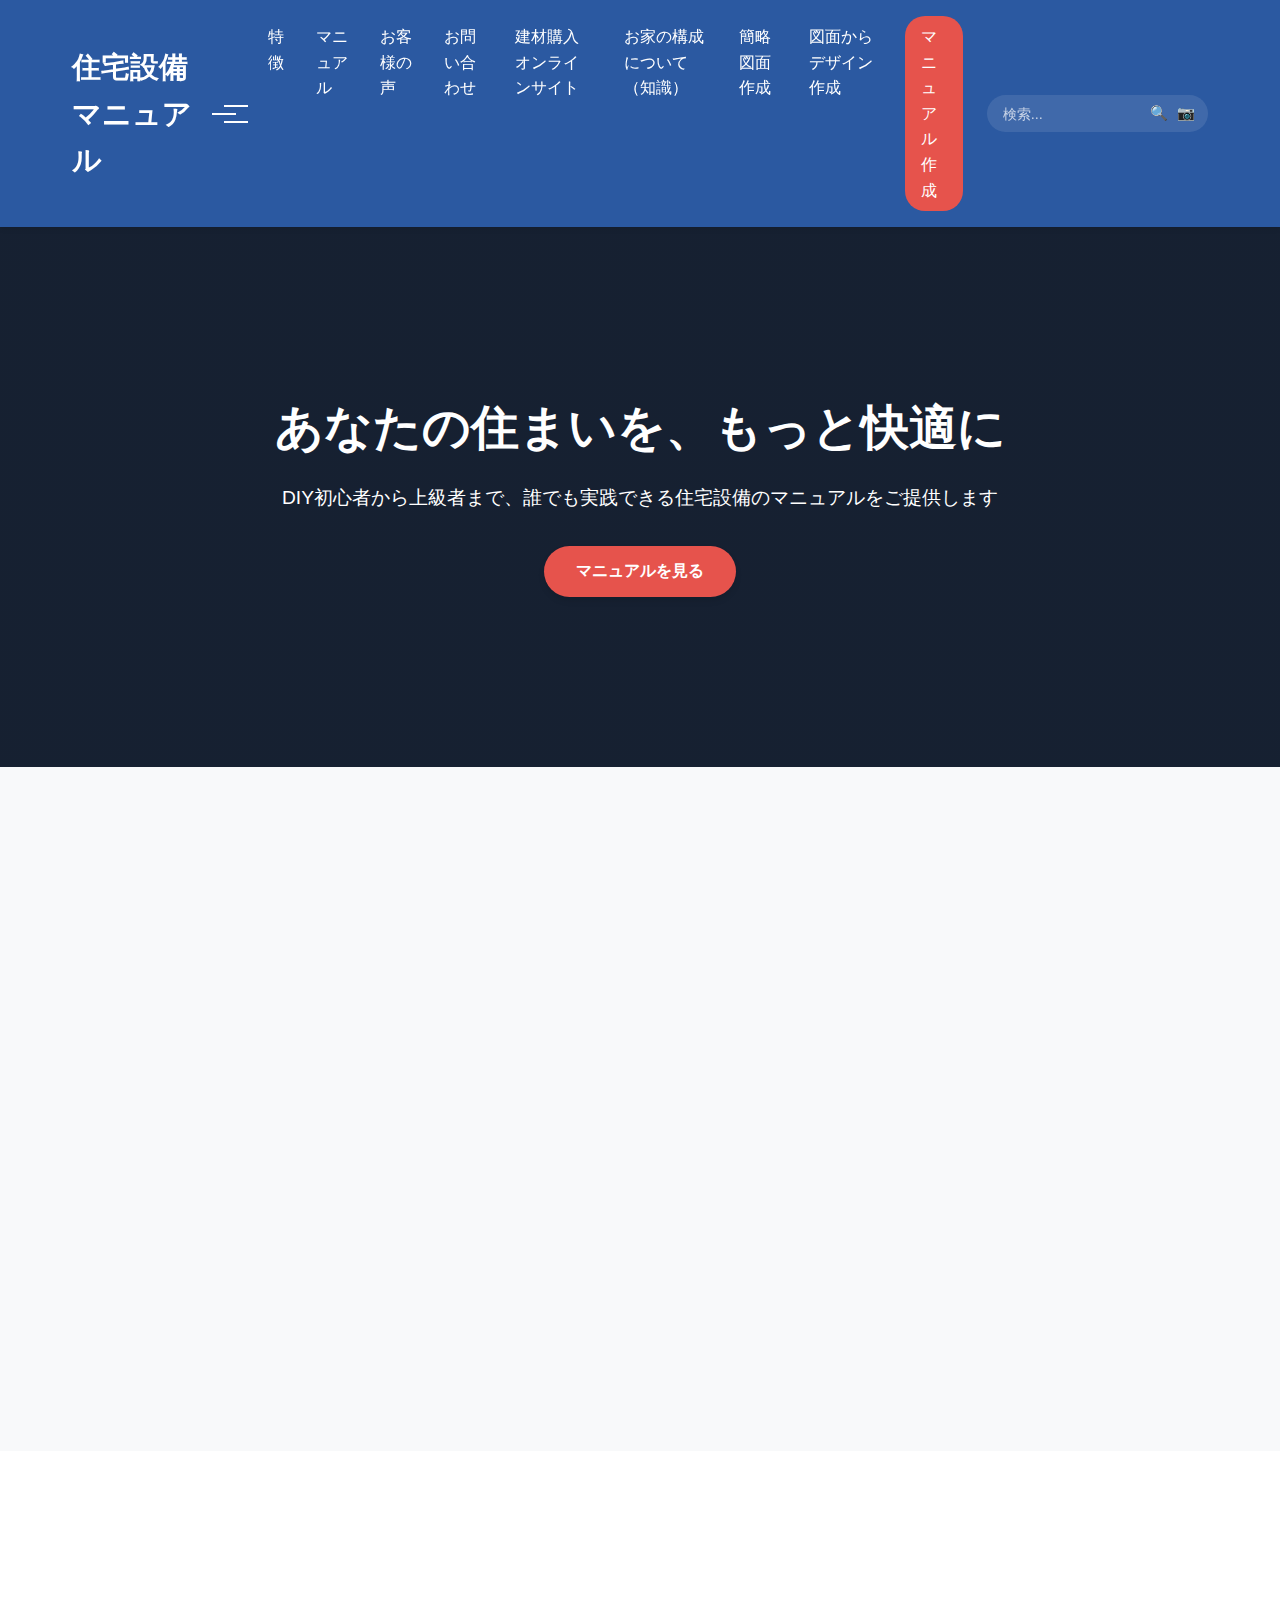
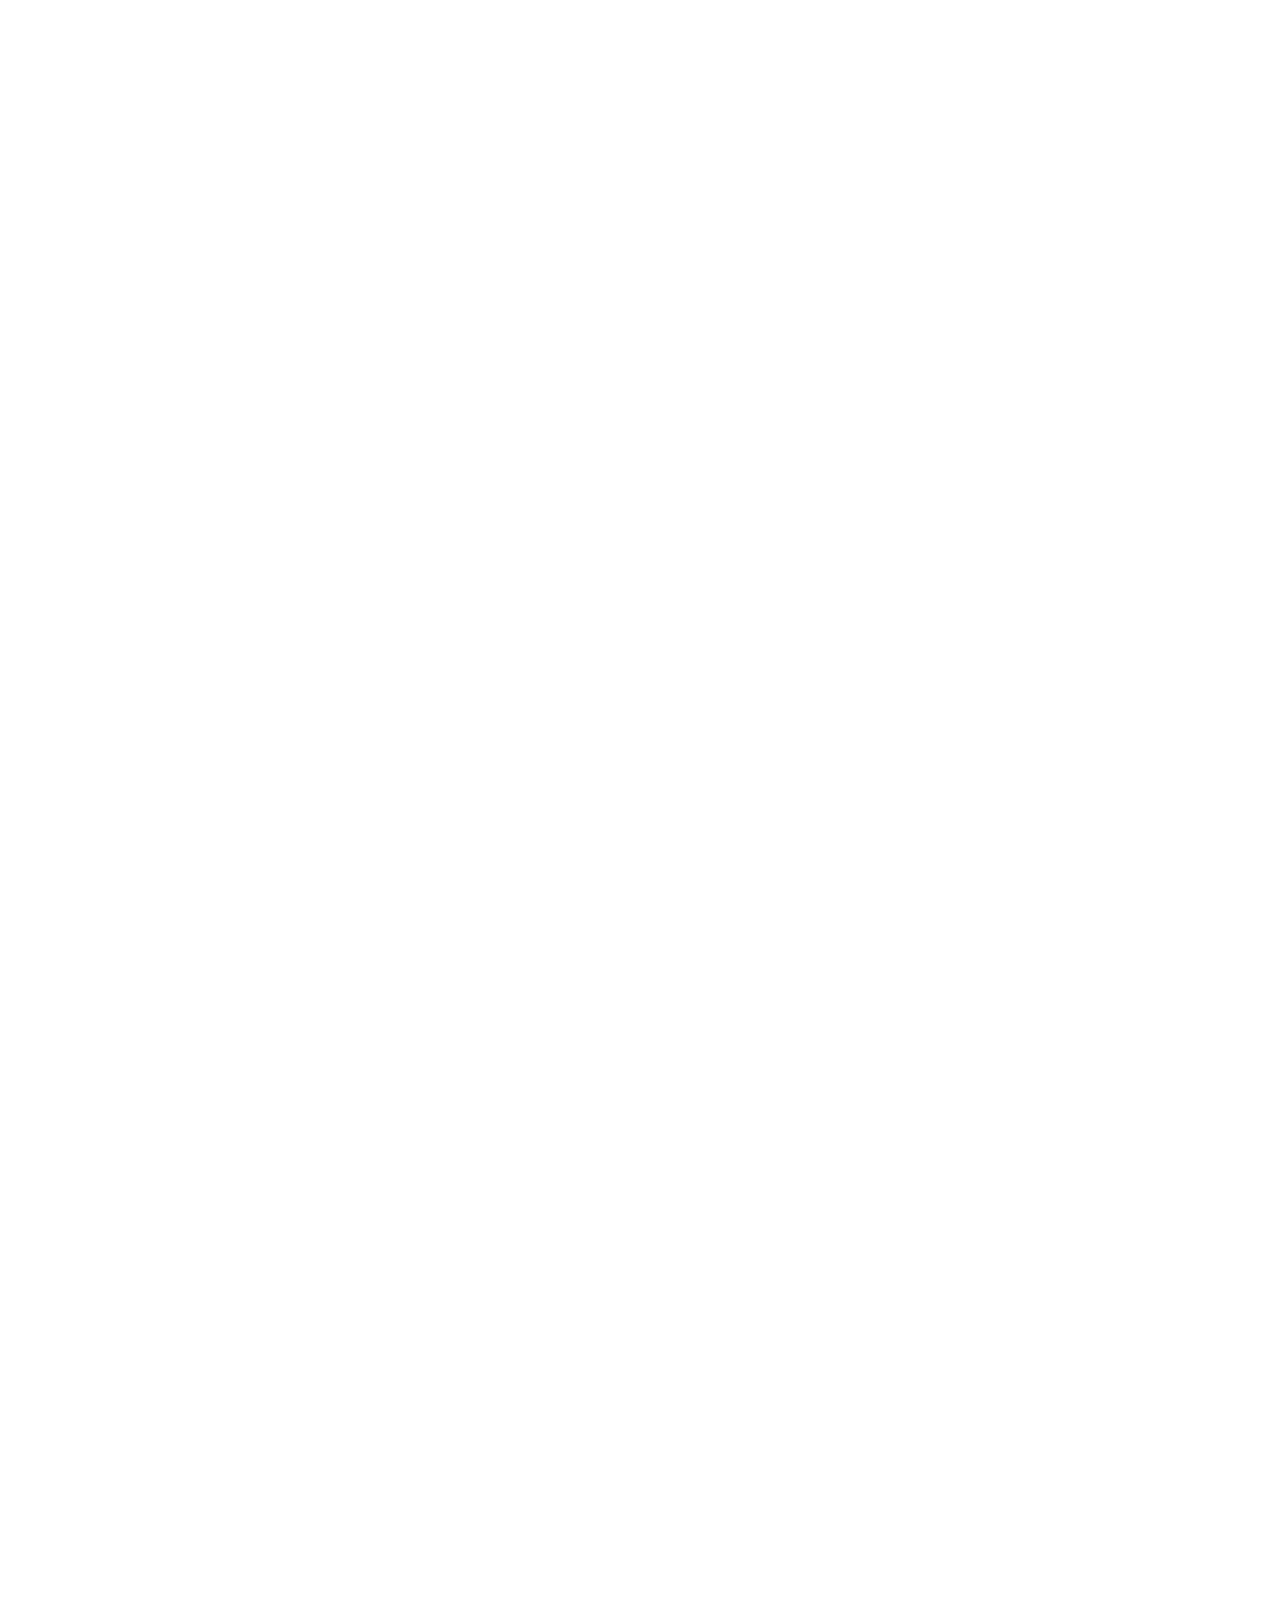
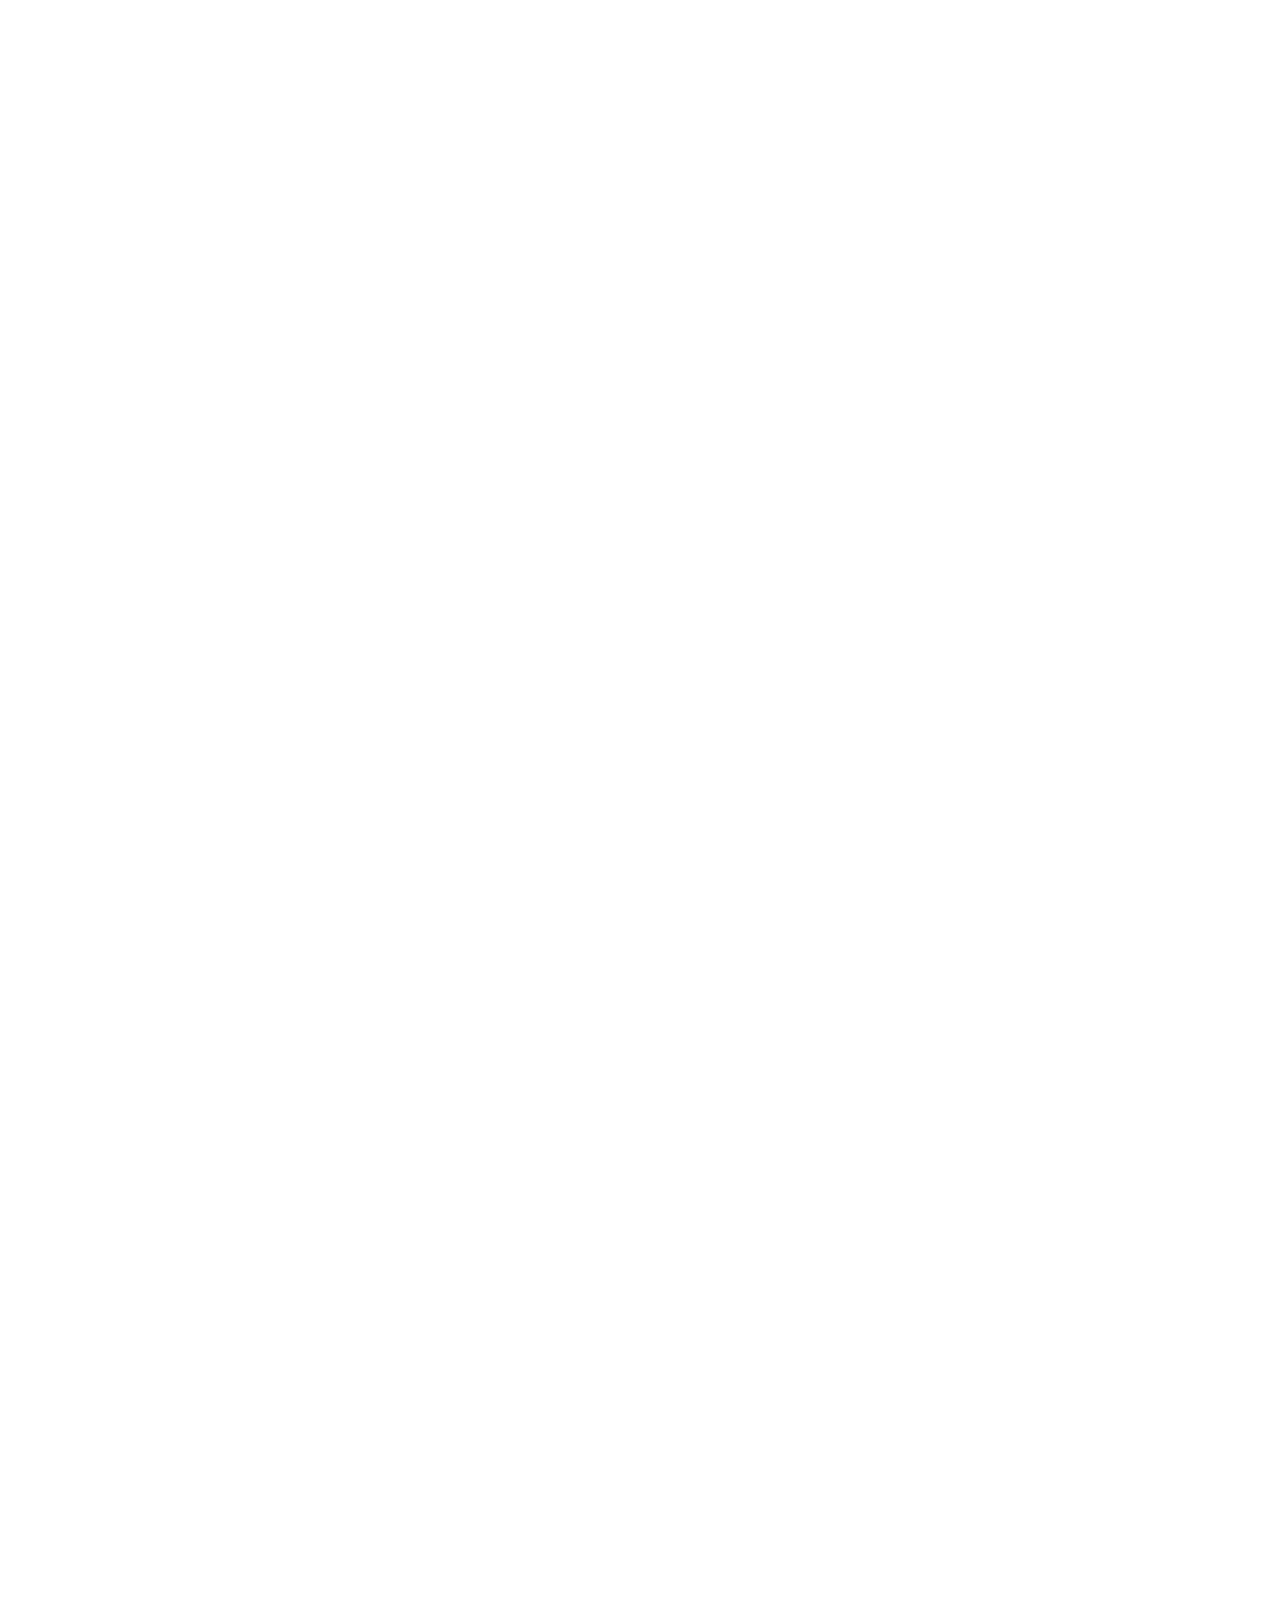
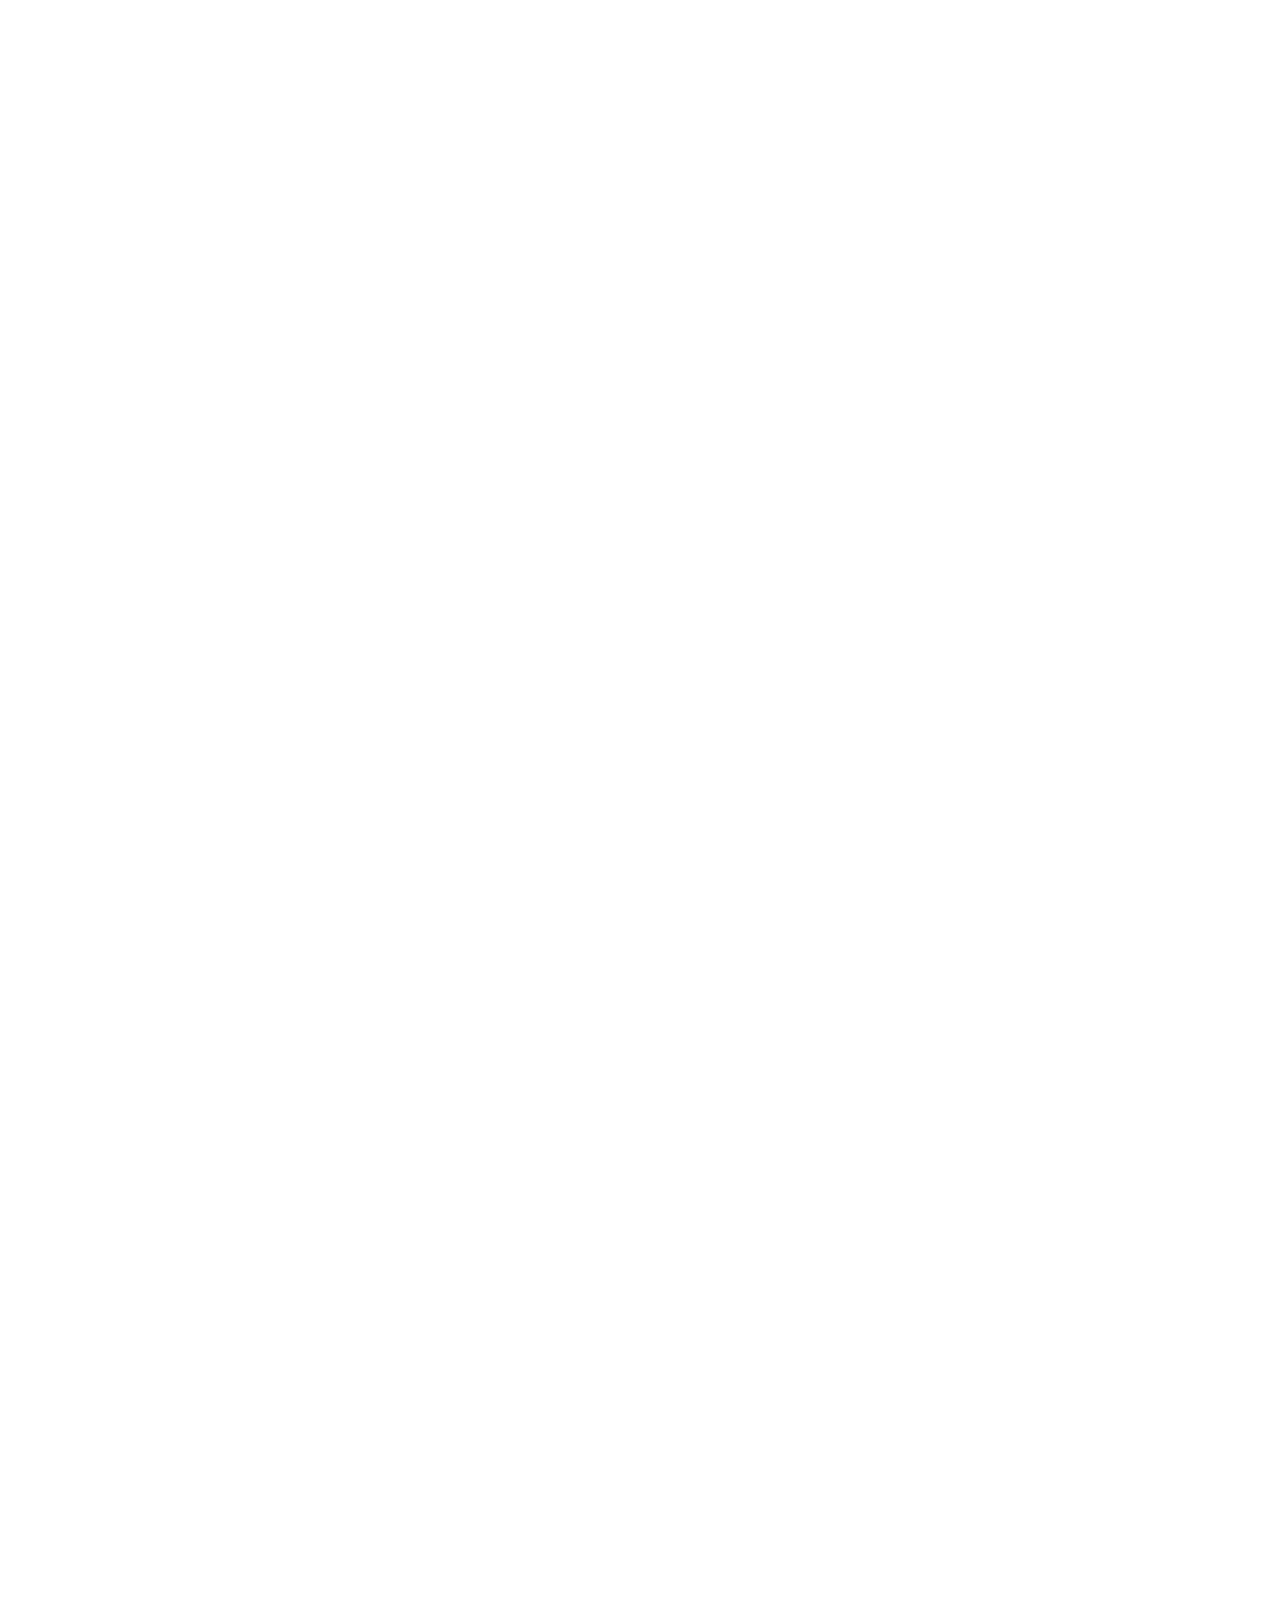
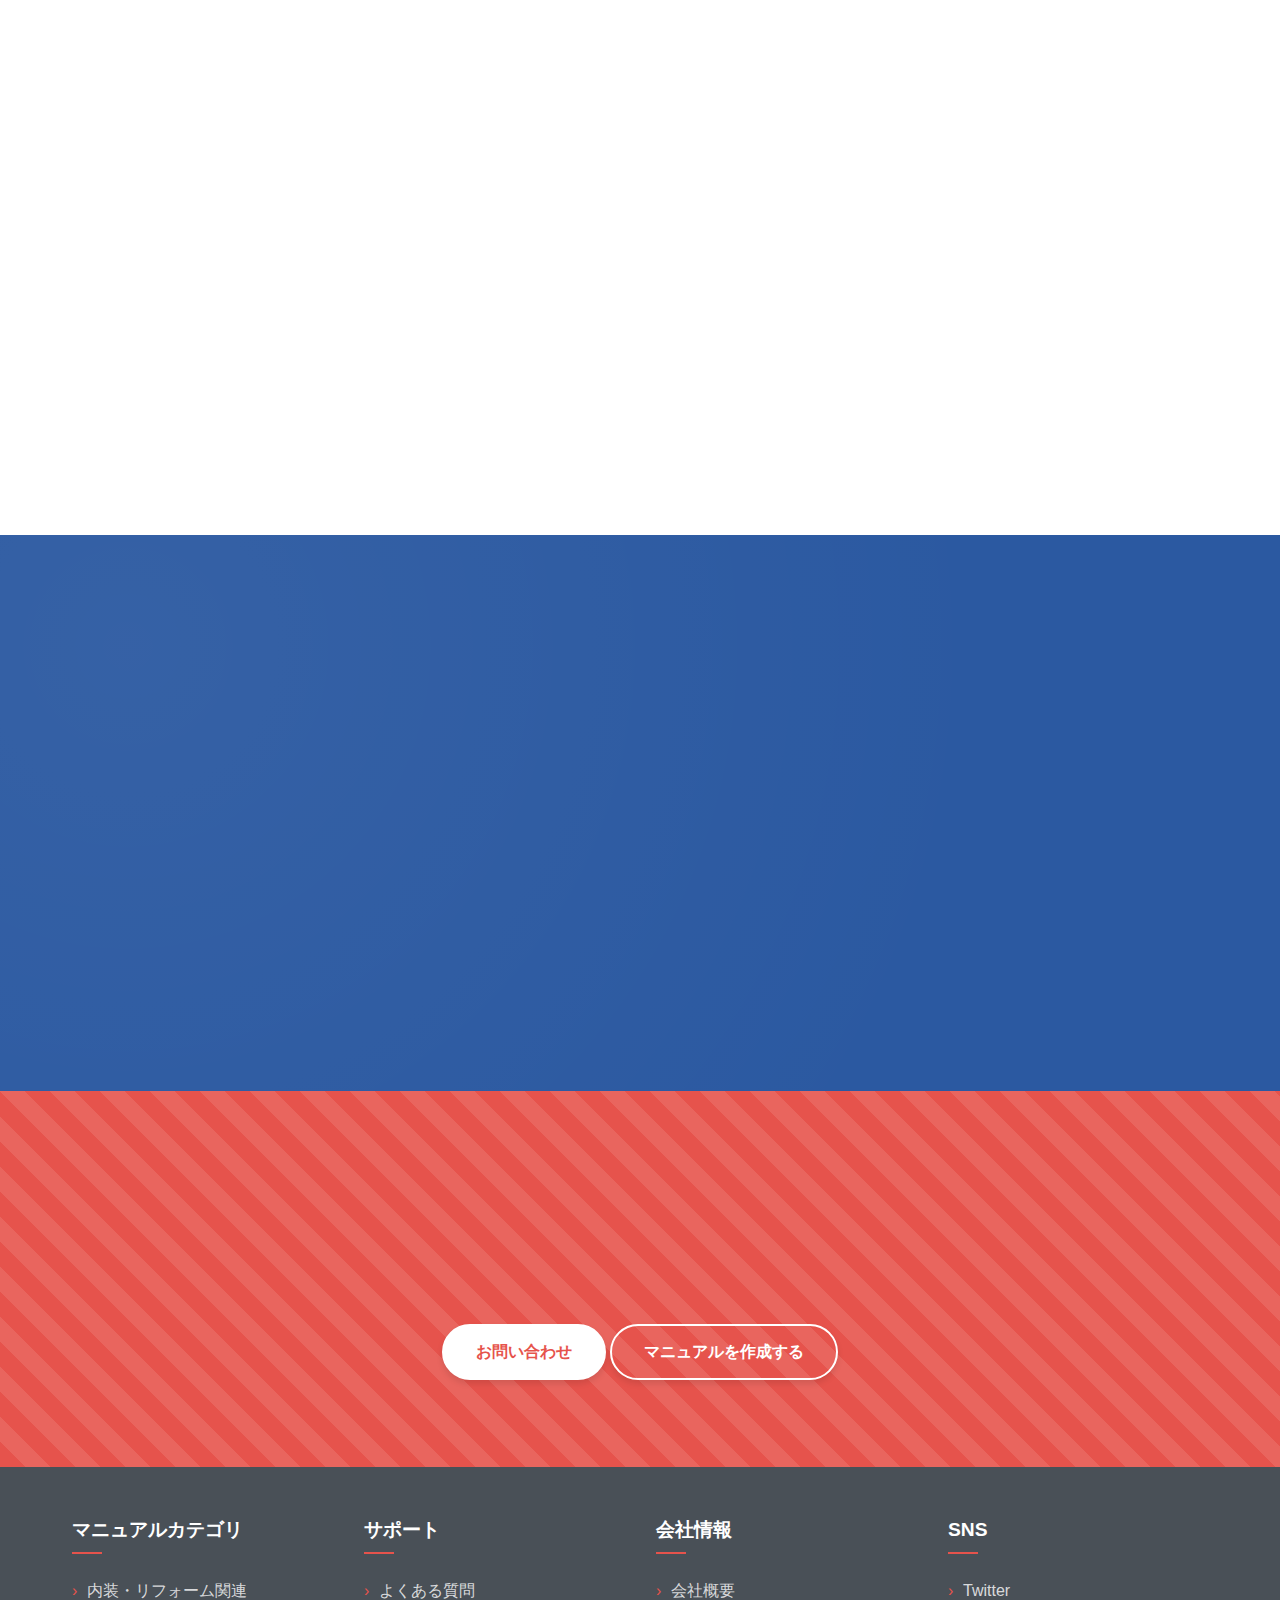
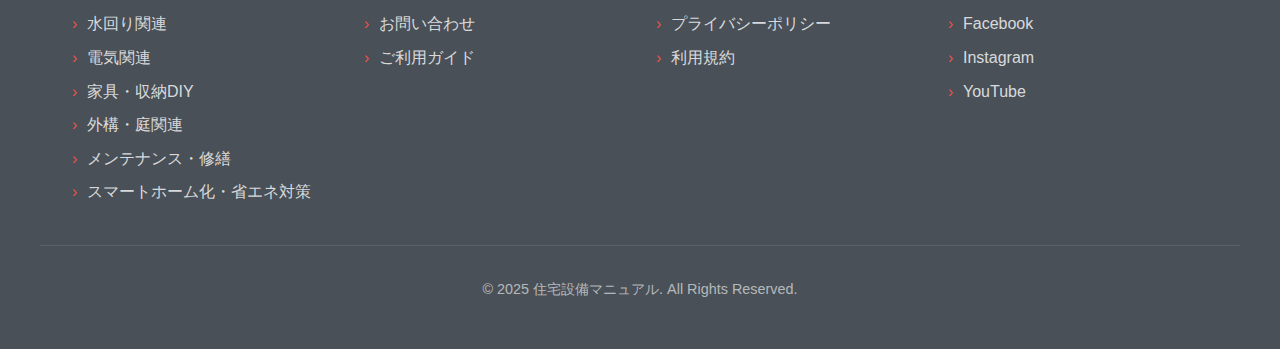
<file: index.html>
<!DOCTYPE html>
<html lang="ja">
<head>
    <meta charset="UTF-8">
    <meta name="viewport" content="width=device-width, initial-scale=1.0">
    <title>住宅設備マニュアル | DIYガイド</title>
    <link rel="stylesheet" href="css/main.css">
</head>
<body>
    <a href="#main-content" class="skip-link">メインコンテンツにスキップ</a>
    
    <header>
        <div class="header-container">
            <div class="logo"><a href="index.html">住宅設備マニュアル</a></div>
            <button class="mobile-menu-btn" aria-label="メニューを開く">
                <span class="hamburger-icon"></span>
            </button>
            <nav id="main-nav" aria-label="メインナビゲーション">
                <ul role="menubar">
                    <li role="none"><a href="#features" role="menuitem">特徴</a></li>
                    <li role="none"><a href="#manuals" role="menuitem">マニュアル</a></li>
                    <li role="none"><a href="#testimonials" role="menuitem">お客様の声</a></li>
                    <li role="none"><a href="#contact" role="menuitem">お問い合わせ</a></li>
                <li role="none"><a href="materials-shop.html" role="menuitem">建材購入オンラインサイト</a></li>
                <li role="none"><a href="home-structure.html" role="menuitem">お家の構成について（知識）</a></li>
                <li role="none"><a href="create-blueprint.html" role="menuitem">簡略図面作成</a></li>
                <li role="none"><a href="blueprint-to-design.html" role="menuitem">図面からデザイン作成</a></li>
                <li role="none"><a href="create-manual.html" role="menuitem" class="create-manual-link">マニュアル作成</a></li>
                </ul>
            </nav>
<div class="header-search">
    <form action="search.html" method="get" class="header-search-form" enctype="multipart/form-data">
        <input type="text" name="q" placeholder="検索..." class="header-search-input" aria-label="マニュアルを検索">
        <button type="submit" class="header-search-btn" aria-label="検索">
            <span>🔍</span>
        </button>
        <!-- 写真検索ボタン -->
        <button type="button" class="photo-search-btn" aria-label="写真で検索">
            <span>📷</span>
        </button>
        <input type="file" accept="image/*" class="photo-search-input" name="photo_search" aria-label="写真をアップロード">
    </form>
</div>
    </div>
</header>

    <section class="hero">
        <div class="hero-content">
            <h1>あなたの住まいを、もっと快適に</h1>
            <p>DIY初心者から上級者まで、誰でも実践できる住宅設備のマニュアルをご提供します</p>
            <a href="#manuals" class="btn">マニュアルを見る</a>
        </div>
    </section>

    <main id="main-content">
        <section class="section features" id="features">
            <div class="container">
                <div class="section-header fade-in-element">
                    <h2>DIYマニュアルの特徴</h2>
                    <p>専門知識がなくても安心して作業できるよう、分かりやすく解説しています</p>
                </div>
                
                <div class="features-grid">
                    <div class="feature-card fade-in-element">
                        <div class="feature-img" aria-hidden="true">📝</div>
                        <div class="feature-content">
                            <h3>詳細な手順書</h3>
                            <p>一つひとつの作業を細かく解説し、初心者でも安心して取り組めるよう配慮しています。</p>
                        </div>
                    </div>
                    
                    <div class="feature-card fade-in-element">
                        <div class="feature-img" aria-hidden="true">🔍</div>
                        <div class="feature-content">
                            <h3>豊富な図解</h3>
                            <p>文章だけでは伝わりにくい部分も、図や写真を使って視覚的に解説しています。</p>
                        </div>
                    </div>
                    
                    <div class="feature-card fade-in-element">
                        <div class="feature-img" aria-hidden="true">⚠️</div>
                        <div class="feature-content">
                            <h3>安全への配慮</h3>
                            <p>作業時の注意点や安全対策についても詳しく説明し、安全に作業できるようサポートします。</p>
                        </div>
                    </div>
                </div>
            </div>
        </section>

        <section class="section manuals" id="manuals">
            <div class="container">
                <div class="section-header fade-in-element">
                    <h2>マニュアル一覧</h2>
                    <p>様々な住宅設備の設置・修繕マニュアルをご用意しています</p>
                </div>
                
                <!-- 内装・リフォーム関連 -->
                <div class="manuals-category">
                    <div class="category-header">
                        <h3>🏠 内装・リフォーム関連</h3>
                        <p>お部屋の雰囲気を一新するDIYマニュアル</p>
                    </div>
                    
                    <div class="manuals-grid">
                        <div class="manual-card" role="article" aria-labelledby="flooring-title">
                            <div class="manual-img" aria-hidden="true">🪵</div>
                            <div class="manual-content">
                                <h3 id="flooring-title">フローリングの張替え</h3>
                                <div class="difficulty">
                                    <span>★</span><span>★</span><span>★</span>
                                </div>
                                <p>古いフローリングの撤去から新しいフローリングの施工まで、プロ級の仕上がりを目指します。</p>
                                <a href="flooring.html" class="btn" style="font-size: 0.9rem; padding: 0.5rem 1rem; margin-top: 1rem;">詳細を見る</a>
                            </div>
                        </div>
                        
                        <div class="manual-card" role="article" aria-labelledby="painting-title">
                            <div class="manual-img" aria-hidden="true">🎨</div>
                            <div class="manual-content">
                                <h3 id="painting-title">壁のペンキ塗り</h3>
                                <div class="difficulty">
                                    <span>★</span><span>★</span><span>☆</span>
                                </div>
                                <p>部屋の印象を大きく変える壁のペンキ塗り。下地処理から塗装までのコツを解説します。</p>
                                <a href="painting.html" class="btn" style="font-size: 0.9rem; padding: 0.5rem 1rem; margin-top: 1rem;">詳細を見る</a>
                            </div>
                        </div>
                        
                        <div class="manual-card" role="article" aria-labelledby="door-title">
                            <div class="manual-img" aria-hidden="true">🚪</div>
                            <div class="manual-content">
                                <h3 id="door-title">室内ドアの交換</h3>
                                <div class="difficulty">
                                    <span>★</span><span>★</span><span>★</span>
                                </div>
                                <p>開き戸から引き戸への変更など、室内ドアの交換方法を詳しく解説します。</p>
                                <a href="door.html" class="btn" style="font-size: 0.9rem; padding: 0.5rem 1rem; margin-top: 1rem;">詳細を見る</a>
                            </div>
                        </div>
                        
                        <div class="manual-card" role="article" aria-labelledby="wallpaper-title">
                            <div class="manual-img" aria-hidden="true">🧩</div>
                            <div class="manual-content">
                                <h3 id="wallpaper-title">壁紙の張替え</h3>
                                <div class="difficulty">
                                    <span>★</span><span>★</span><span>☆</span>
                                </div>
                                <p>古い壁紙の剥がし方から新しい壁紙の選び方、貼り方まで詳しく解説します。</p>
                                <a href="wallpaper.html" class="btn" style="font-size: 0.9rem; padding: 0.5rem 1rem; margin-top: 1rem;">詳細を見る</a>
                            </div>
                        </div>
                    </div>
                    
                    <div class="see-more">
                        <a href="interior.html" class="btn">内装・リフォーム関連をもっと見る</a>
                    </div>
                </div>
                
                <!-- 水回り関連 -->
                <div class="manuals-category">
                    <div class="category-header">
                        <h3>🚿 水回り関連</h3>
                        <p>水まわりの設備交換・メンテナンスマニュアル</p>
                    </div>
                    
                    <div class="manuals-grid">
                        <div class="manual-card" role="article" aria-labelledby="toilet-title">
                            <div class="manual-img" aria-hidden="true">🚽</div>
                            <div class="manual-content">
                                <h3 id="toilet-title">トイレの設置方法</h3>
                                <div class="difficulty">
                                    <span>★</span><span>★</span><span>☆</span>
                                </div>
                                <p>古いトイレの撤去から新しいトイレの設置まで、詳細な手順を解説しています。</p>
                                <a href="toilet.html" class="btn" style="font-size: 0.9rem; padding: 0.5rem 1rem; margin-top: 1rem;">詳細を見る</a>
                            </div>
                        </div>
                        
                        <div class="manual-card" role="article" aria-labelledby="shower-title">
                            <div class="manual-img" aria-hidden="true">🚿</div>
                            <div class="manual-content">
                                <h3 id="shower-title">シャワーヘッドの交換</h3>
                                <div class="difficulty">
                                    <span>★</span><span>☆</span><span>☆</span>
                                </div>
                                <p>節水タイプや機能性の高いシャワーヘッドへの交換方法を解説します。</p>
                                <a href="shower.html" class="btn" style="font-size: 0.9rem; padding: 0.5rem 1rem; margin-top: 1rem;">詳細を見る</a>
                            </div>
                        </div>
                        
                        <div class="manual-card" role="article" aria-labelledby="faucet-title">
                            <div class="manual-img" aria-hidden="true">🚰</div>
                            <div class="manual-content">
                                <h3 id="faucet-title">キッチン蛇口の交換</h3>
                                <div class="difficulty">
                                    <span>★</span><span>★</span><span>☆</span>
                                </div>
                                <p>キッチンの蛇口を新しいものに交換する方法とコツを紹介します。</p>
                                <a href="faucet.html" class="btn" style="font-size: 0.9rem; padding: 0.5rem 1rem; margin-top: 1rem;">詳細を見る</a>
                            </div>
                        </div>
                        
                        <div class="manual-card" role="article" aria-labelledby="drain-title">
                            <div class="manual-img" aria-hidden="true">🧼</div>
                            <div class="manual-content">
                                <h3 id="drain-title">排水口のトラブル解決</h3>
                                <div class="difficulty">
                                    <span>★</span><span>★</span><span>☆</span>
                                </div>
                                <p>つまりや悪臭などの排水口トラブルの解決方法と予防策を解説します。</p>
                                <a href="drain.html" class="btn" style="font-size: 0.9rem; padding: 0.5rem 1rem; margin-top: 1rem;">詳細を見る</a>
                            </div>
                        </div>
                    </div>
                    
                    <div class="see-more">
                        <a href="plumbing.html" class="btn">水回り関連をもっと見る</a>
                    </div>
                </div>
                
                <!-- 電気関連 -->
                <div class="manuals-category">
                    <div class="category-header">
                        <h3>🔌 電気関連</h3>
                        <p>安全に配慮した電気設備のDIYマニュアル</p>
                    </div>
                    
                    <div class="manuals-grid">
                        <div class="manual-card" role="article" aria-labelledby="lighting-title">
                            <div class="manual-img" aria-hidden="true">💡</div>
                            <div class="manual-content">
                                <h3 id="lighting-title">照明器具の交換方法</h3>
                                <div class="difficulty">
                                    <span>★</span><span>★</span><span>☆</span>
                                </div>
                                <p>照明器具の種類や電気工事の基本知識から実際の交換手順まで解説しています。</p>
                                <a href="lighting.html" class="btn" style="font-size: 0.9rem; padding: 0.5rem 1rem; margin-top: 1rem;">詳細を見る</a>
                            </div>
                        </div>
                        
                        <div class="manual-card" role="article" aria-labelledby="led-title">
                            <div class="manual-img" aria-hidden="true">🔋</div>
                            <div class="manual-content">
                                <h3 id="led-title">LED照明への交換</h3>
                                <div class="difficulty">
                                    <span>★</span><span>☆</span><span>☆</span>
                                </div>
                                <p>省エネ効果の高いLED照明への交換方法と選び方のポイントを紹介します。</p>
                                <a href="led.html" class="btn" style="font-size: 0.9rem; padding: 0.5rem 1rem; margin-top: 1rem;">詳細を見る</a>
                            </div>
                        </div>
                        
                        <div class="manual-card" role="article" aria-labelledby="outlet-title">
                            <div class="manual-img" aria-hidden="true">🔌</div>
                            <div class="manual-content">
                                <h3 id="outlet-title">コンセントプレートの交換</h3>
                                <div class="difficulty">
                                    <span>★</span><span>★</span><span>☆</span>
                                </div>
                                <p>古くなったコンセントやスイッチのプレートを新しいものに交換する方法を解説します。</p>
                                <a href="outlet.html" class="btn" style="font-size: 0.9rem; padding: 0.5rem 1rem; margin-top: 1rem;">詳細を見る</a>
                            </div>
                        </div>
                        
                        <div class="manual-card" role="article" aria-labelledby="cable-title">
                            <div class="manual-img" aria-hidden="true">🔄</div>
                            <div class="manual-content">
                                <h3 id="cable-title">配線の整理方法</h3>
                                <div class="difficulty">
                                    <span>★</span><span>☆</span><span>☆</span>
                                </div>
                                <p>ごちゃごちゃした配線をスッキリさせるケーブル整理術を紹介します。</p>
                                <a href="cable.html" class="btn" style="font-size: 0.9rem; padding: 0.5rem 1rem; margin-top: 1rem;">詳細を見る</a>
                            </div>
                        </div>
                    </div>
                    
                    <div class="see-more">
                        <a href="electrical.html" class="btn">電気関連をもっと見る</a>
                    </div>
                </div>
                
                <!-- 家具・収納DIY -->
                <div class="manuals-category">
                    <div class="category-header">
                        <h3>🪑 家具・収納DIY</h3>
                        <p>手作り家具と収納アイデアのマニュアル</p>
                    </div>
                    
                    <div class="manuals-grid">
                        <div class="manual-card" role="article" aria-labelledby="bookshelf-title">
                            <div class="manual-img" aria-hidden="true">📚</div>
                            <div class="manual-content">
                                <h3 id="bookshelf-title">簡単な本棚の作り方</h3>
                                <div class="difficulty">
                                    <span>★</span><span>★</span><span>☆</span>
                                </div>
                                <p>初心者でも作れる基本的な本棚の設計から組み立てまでを解説します。</p>
                                <a href="bookshelf.html" class="btn" style="font-size: 0.9rem; padding: 0.5rem 1rem; margin-top: 1rem;">詳細を見る</a>
                            </div>
                        </div>
                        
                        <div class="manual-card" role="article" aria-labelledby="stool-title">
                            <div class="manual-img" aria-hidden="true">🪑</div>
                            <div class="manual-content">
                                <h3 id="stool-title">木製スツールの作り方</h3>
                                <div class="difficulty">
                                    <span>★</span><span>★</span><span>★</span>
                                </div>
                                <p>シンプルで丈夫な木製スツールの制作手順を図解入りで解説します。</p>
                                <a href="stool.html" class="btn" style="font-size: 0.9rem; padding: 0.5rem 1rem; margin-top: 1rem;">詳細を見る</a>
                            </div>
                        </div>
                        
                        <div class="manual-card" role="article" aria-labelledby="entrance-storage-title">
                            <div class="manual-img" aria-hidden="true">👞</div>
                            <div class="manual-content">
                                <h3 id="entrance-storage-title">玄関収納の作り方</h3>
                                <div class="difficulty">
                                    <span>★</span><span>★</span><span>☆</span>
                                </div>
                                <p>限られたスペースを有効活用する玄関収納の作り方を紹介します。</p>
                                <a href="entrance-storage.html" class="btn" style="font-size: 0.9rem; padding: 0.5rem 1rem; margin-top: 1rem;">詳細を見る</a>
                            </div>
                        </div>
                        
                        <div class="manual-card" role="article" aria-labelledby="tools-title">
                            <div class="manual-img" aria-hidden="true">🔨</div>
                            <div class="manual-content">
                                <h3 id="tools-title">DIY初心者におすすめの大工道具</h3>
                                <div class="difficulty">
                                    <span>★</span><span>☆</span><span>☆</span>
                                </div>
                                <p>DIY初心者が揃えておくべき基本的な工具と選び方のポイントを紹介します。</p>
                                <a href="tools.html" class="btn" style="font-size: 0.9rem; padding: 0.5rem 1rem; margin-top: 1rem;">詳細を見る</a>
                            </div>
                        </div>
                    </div>
                    
                    <div class="see-more">
                        <a href="furniture.html" class="btn">家具・収納DIYをもっと見る</a>
                    </div>
                </div>
                
                <!-- 外構・庭関連 -->
                <div class="manuals-category">
                    <div class="category-header">
                        <h3>🏡 外構・庭関連</h3>
                        <p>お庭やエクステリアのDIYマニュアル</p>
                    </div>
                    
                    <div class="manuals-grid">
                        <div class="manual-card" role="article" aria-labelledby="deck-title">
                            <div class="manual-img" aria-hidden="true">🪑</div>
                            <div class="manual-content">
                                <h3 id="deck-title">ミニウッドデッキの作り方</h3>
                                <div class="difficulty">
                                    <span>★</span><span>★</span><span>★</span>
                                </div>
                                <p>週末DIYで作れる小型ウッドデッキの設計から施工までを解説します。</p>
                                <a href="deck.html" class="btn" style="font-size: 0.9rem; padding: 0.5rem 1rem; margin-top: 1rem;">詳細を見る</a>
                            </div>
                        </div>
                        
                        <div class="manual-card" role="article" aria-labelledby="garden-title">
                            <div class="manual-img" aria-hidden="true">🌱</div>
                            <div class="manual-content">
                                <h3 id="garden-title">DIY花壇の作り方</h3>
                                <div class="difficulty">
                                    <span>★</span><span>★</span><span>☆</span>
                                </div>
                                <p>レンガやブロックを使った簡単なDIY花壇の作り方を紹介します。</p>
                                <a href="garden.html" class="btn" style="font-size: 0.9rem; padding: 0.5rem 1rem; margin-top: 1rem;">詳細を見る</a>
                            </div>
                        </div>
                        
                        <div class="manual-card" role="article" aria-labelledby="mailbox-title">
                            <div class="manual-img" aria-hidden="true">🏣</div>
                            <div class="manual-content">
                                <h3 id="mailbox-title">ポストの設置方法</h3>
                                <div class="difficulty">
                                    <span>★</span><span>★</span><span>☆</span>
                                </div>
                                <p>壁掛け式や独立型ポストの設置方法と選び方のポイントを解説します。</p>
                                <a href="mailbox.html" class="btn" style="font-size: 0.9rem; padding: 0.5rem 1rem; margin-top: 1rem;">詳細を見る</a>
                            </div>
                        </div>
                        
                        <div class="manual-card" role="article" aria-labelledby="fence-title">
                            <div class="manual-img" aria-hidden="true">🚧</div>
                            <div class="manual-content">
                                <h3 id="fence-title">DIYフェンスの設置</h3>
                                <div class="difficulty">
                                    <span>★</span><span>★</span><span>★</span>
                                </div>
                                <p>プライバシーを確保するウッドフェンスの設置方法を解説します。</p>
                                <a href="fence.html" class="btn" style="font-size: 0.9rem; padding: 0.5rem 1rem; margin-top: 1rem;">詳細を見る</a>
                            </div>
                        </div>
                    </div>
                    
                    <div class="see-more">
                        <a href="exterior.html" class="btn">外構・庭関連をもっと見る</a>
                    </div>
                </div>
                
                <!-- メンテナンス・修繕 -->
                <div class="manuals-category">
                    <div class="category-header">
                        <h3>🔨 メンテナンス・修繕</h3>
                        <p>住まいのメンテナンスと修繕のマニュアル</p>
                    </div>
                    
                    <div class="manuals-grid">
                        <div class="manual-card" role="article" aria-labelledby="wall-repair-title">
                            <div class="manual-img" aria-hidden="true">🧱</div>
                            <div class="manual-content">
                                <h3 id="wall-repair-title">壁の穴の補修方法</h3>
                                <div class="difficulty">
                                    <span>★</span><span>☆</span><span>☆</span>
                                </div>
                                <p>壁に開いた小さな穴から大きな穴まで、適切な補修方法を解説します。</p>
                                <a href="wall-repair.html" class="btn" style="font-size: 0.9rem; padding: 0.5rem 1rem; margin-top: 1rem;">詳細を見る</a>
                            </div>
                        </div>
                        
                        <div class="manual-card" role="article" aria-labelledby="caulking-title">
                            <div class="manual-img" aria-hidden="true">💧</div>
                            <div class="manual-content">
                                <h3 id="caulking-title">コーキングの打ち替え</h3>
                                <div class="difficulty">
                                    <span>★</span><span>★</span><span>☆</span>
                                </div>
                                <p>古くなったコーキングの除去から新しいコーキングの打ち方まで解説します。</p>
                                <a href="caulking.html" class="btn" style="font-size: 0.9rem; padding: 0.5rem 1rem; margin-top: 1rem;">詳細を見る</a>
                            </div>
                        </div>
                        
                        <div class="manual-card" role="article" aria-labelledby="door-adjustment-title">
                            <div class="manual-img" aria-hidden="true">🚪</div>
                            <div class="manual-content">
                                <h3 id="door-adjustment-title">ドアの調整方法</h3>
                                <div class="difficulty">
                                    <span>★</span><span>★</span><span>☆</span>
                                </div>
                                <p>開閉不良や異音などのドアトラブルの調整方法を解説します。</p>
                                <a href="door-adjustment.html" class="btn" style="font-size: 0.9rem; padding: 0.5rem 1rem; margin-top: 1rem;">詳細を見る</a>
                            </div>
                        </div>
                        
                        <div class="manual-card" role="article" aria-labelledby="window-condensation-title">
                            <div class="manual-img" aria-hidden="true">🪟</div>
                            <div class="manual-content">
                                <h3 id="window-condensation-title">窓の結露対策</h3>
                                <div class="difficulty">
                                    <span>★</span><span>☆</span><span>☆</span>
                                </div>
                                <p>窓の結露を防ぐ方法と結露による被害を修復する方法を紹介します。</p>
                                <a href="window-condensation.html" class="btn" style="font-size: 0.9rem; padding: 0.5rem 1rem; margin-top: 1rem;">詳細を見る</a>
                            </div>
                        </div>
                    </div>
                    
                    <div class="see-more">
                        <a href="maintenance.html" class="btn">メンテナンス・修繕をもっと見る</a>
                    </div>
                </div>
                
                <!-- スマートホーム化・省エネ対策 -->
                <div class="manuals-category">
                    <div class="category-header">
                        <h3>💡 スマートホーム化・省エネ対策</h3>
                        <p>最新技術を取り入れた住まいの快適化マニュアル</p>
                    </div>
                    
                    <div class="manuals-grid">
                        <div class="manual-card" role="article" aria-labelledby="smart-lighting-title">
                            <div class="manual-img" aria-hidden="true">💡</div>
                            <div class="manual-content">
                                <h3 id="smart-lighting-title">スマート照明の導入</h3>
                                <div class="difficulty">
                                    <span>★</span><span>★</span><span>☆</span>
                                </div>
                                <p>スマート電球やスマートスイッチを使った照明のIoT化を解説します。</p>
                                <a href="smart-lighting.html" class="btn" style="font-size: 0.9rem; padding: 0.5rem 1rem; margin-top: 1rem;">詳細を見る</a>
                            </div>
                        </div>
                        
                        <div class="manual-card" role="article" aria-labelledby="smart-lock-title">
                            <div class="manual-img" aria-hidden="true">🔒</div>
                            <div class="manual-content">
                                <h3 id="smart-lock-title">スマートロックの設置</h3>
                                <div class="difficulty">
                                    <span>★</span><span>★</span><span>★</span>
                                </div>
                                <p>鍵の持ち歩きが不要になるスマートロックの選び方と設置方法を紹介します。</p>
                                <a href="smart-lock.html" class="btn" style="font-size: 0.9rem; padding: 0.5rem 1rem; margin-top: 1rem;">詳細を見る</a>
                            </div>
                        </div>
                        
                        <div class="manual-card" role="article" aria-labelledby="window-insulation-title">
                            <div class="manual-img" aria-hidden="true">❄️</div>
                            <div class="manual-content">
                                <h3 id="window-insulation-title">窓の断熱対策</h3>
                                <div class="difficulty">
                                    <span>★</span><span>☆</span><span>☆</span>
                                </div>
                                <p>窓からの熱の出入りを抑える断熱フィルムや断熱カーテンの設置方法を解説します。</p>
                                <a href="window-insulation.html" class="btn" style="font-size: 0.9rem; padding: 0.5rem 1rem; margin-top: 1rem;">詳細を見る</a>
                            </div>
                        </div>
                        
                        <div class="manual-card" role="article" aria-labelledby="solar-panel-title">
                            <div class="manual-img" aria-hidden="true">☀️</div>
                            <div class="manual-content">
                                <h3 id="solar-panel-title">ミニソーラーパネルの設置</h3>
                                <div class="difficulty">
                                    <span>★</span><span>★</span><span>★</span>
                                </div>
                                <p>ベランダなどに設置できる小型ソーラーパネルの選び方と設置方法を紹介します。</p>
                                <a href="solar-panel.html" class="btn" style="font-size: 0.9rem; padding: 0.5rem 1rem; margin-top: 1rem;">詳細を見る</a>
                            </div>
                        </div>
                    </div>
                    
                    <div class="see-more">
                        <a href="smart-home.html" class="btn">スマートホーム化・省エネ対策をもっと見る</a>
                    </div>
                </div>
            </div>
        </section>

        <section class="section testimonials" id="testimonials">
            <div class="container">
                <div class="section-header fade-in-element">
                    <h2>お客様の声</h2>
                    <p>マニュアルを活用された方々からの感想をご紹介します</p>
                </div>
                
                <div class="testimonials-grid">
                    <div class="testimonial-card fade-in-element">
                        <div class="testimonial-text">
                            「DIY初心者の私でも、トイレの設置が無事完了しました。詳細な手順と注意点のおかげで、プロに依頼するよりも費用を抑えられました。」
                        </div>
                        <div class="testimonial-author">
                            <div class="author-img"></div>
                            <div class="author-info">
                                <h4>鈴木さん</h4>
                                <p>東京都 / 会社員</p>
                            </div>
                        </div>
                    </div>
                    
                    <div class="testimonial-card fade-in-element">
                        <div class="testimonial-text">
                            「フローリングの張替えマニュアルを参考に、リビングの床を一新しました。細かい注意点まで解説されていて、とても助かりました。」
                        </div>
                        <div class="testimonial-author">
                            <div class="author-img"></div>
                            <div class="author-info">
                                <h4>田中さん</h4>
                                <p>大阪府 / 自営業</p>
                            </div>
                        </div>
                    </div>
                    
                    <div class="testimonial-card fade-in-element">
                        <div class="testimonial-text">
                            「大工道具の選び方が分かりやすく、予算内で必要な工具を揃えることができました。これからのDIY生活が楽しみです。」
                        </div>
                        <div class="testimonial-author">
                            <div class="author-img"></div>
                            <div class="author-info">
                                <h4>佐藤さん</h4>
                                <p>福岡県 / 主婦</p>
                            </div>
                        </div>
                    </div>
                </div>
            </div>
        </section>

        <section class="section cta" id="contact">
            <div class="container">
                <div class="section-header fade-in-element">
                    <h2>DIYライフを始めましょう</h2>
                    <p>わからないことがあれば、いつでもご質問ください</p>
                </div>
                <a href="contact.html" class="btn">お問い合わせ</a>
                <a href="create-manual.html" class="btn btn-secondary">マニュアルを作成する</a>
        　　　　</div>
            </div>
        </section>
    </main>

    <footer>
        <div class="footer-container">
            <div class="footer-column">
                <h3>マニュアルカテゴリ</h3>
                <ul>
                    <li><a href="interior.html">内装・リフォーム関連</a></li>
                    <li><a href="plumbing.html">水回り関連</a></li>
                    <li><a href="electrical.html">電気関連</a></li>
                    <li><a href="furniture.html">家具・収納DIY</a></li>
                    <li><a href="exterior.html">外構・庭関連</a></li>
                    <li><a href="maintenance.html">メンテナンス・修繕</a></li>
                    <li><a href="smart-home.html">スマートホーム化・省エネ対策</a></li>
                </ul>
            </div>
            
            <div class="footer-column">
                <h3>サポート</h3>
                <ul>
                    <li><a href="faq.html">よくある質問</a></li>
                    <li><a href="contact.html">お問い合わせ</a></li>
                    <li><a href="guide.html">ご利用ガイド</a></li>
                </ul>
            </div>
            
            <div class="footer-column">
                <h3>会社情報</h3>
                <ul>
                    <li><a href="about.html">会社概要</a></li>
                    <li><a href="privacy.html">プライバシーポリシー</a></li>
                    <li><a href="terms.html">利用規約</a></li>
                </ul>
            </div>
            
            <div class="footer-column">
                <h3>SNS</h3>
                <ul>
                    <li><a href="https://twitter.com/" target="_blank" rel="noopener">Twitter</a></li>
                    <li><a href="https://facebook.com/" target="_blank" rel="noopener">Facebook</a></li>
                    <li><a href="https://instagram.com/" target="_blank" rel="noopener">Instagram</a></li>
                    <li><a href="https://youtube.com/" target="_blank" rel="noopener">YouTube</a></li>
                </ul>
            </div>
        </div>
        
        <div class="footer-bottom">
            <p>&copy; 2025 住宅設備マニュアル. All Rights Reserved.</p>
        </div>
    </footer>

    <a href="#" class="back-to-top" id="back-to-top" aria-label="ページトップへ戻る"></a>
    <script src="js/main.js"></script>
    <script src="js/header-search.js"></script>
</body>
</html>
</file>
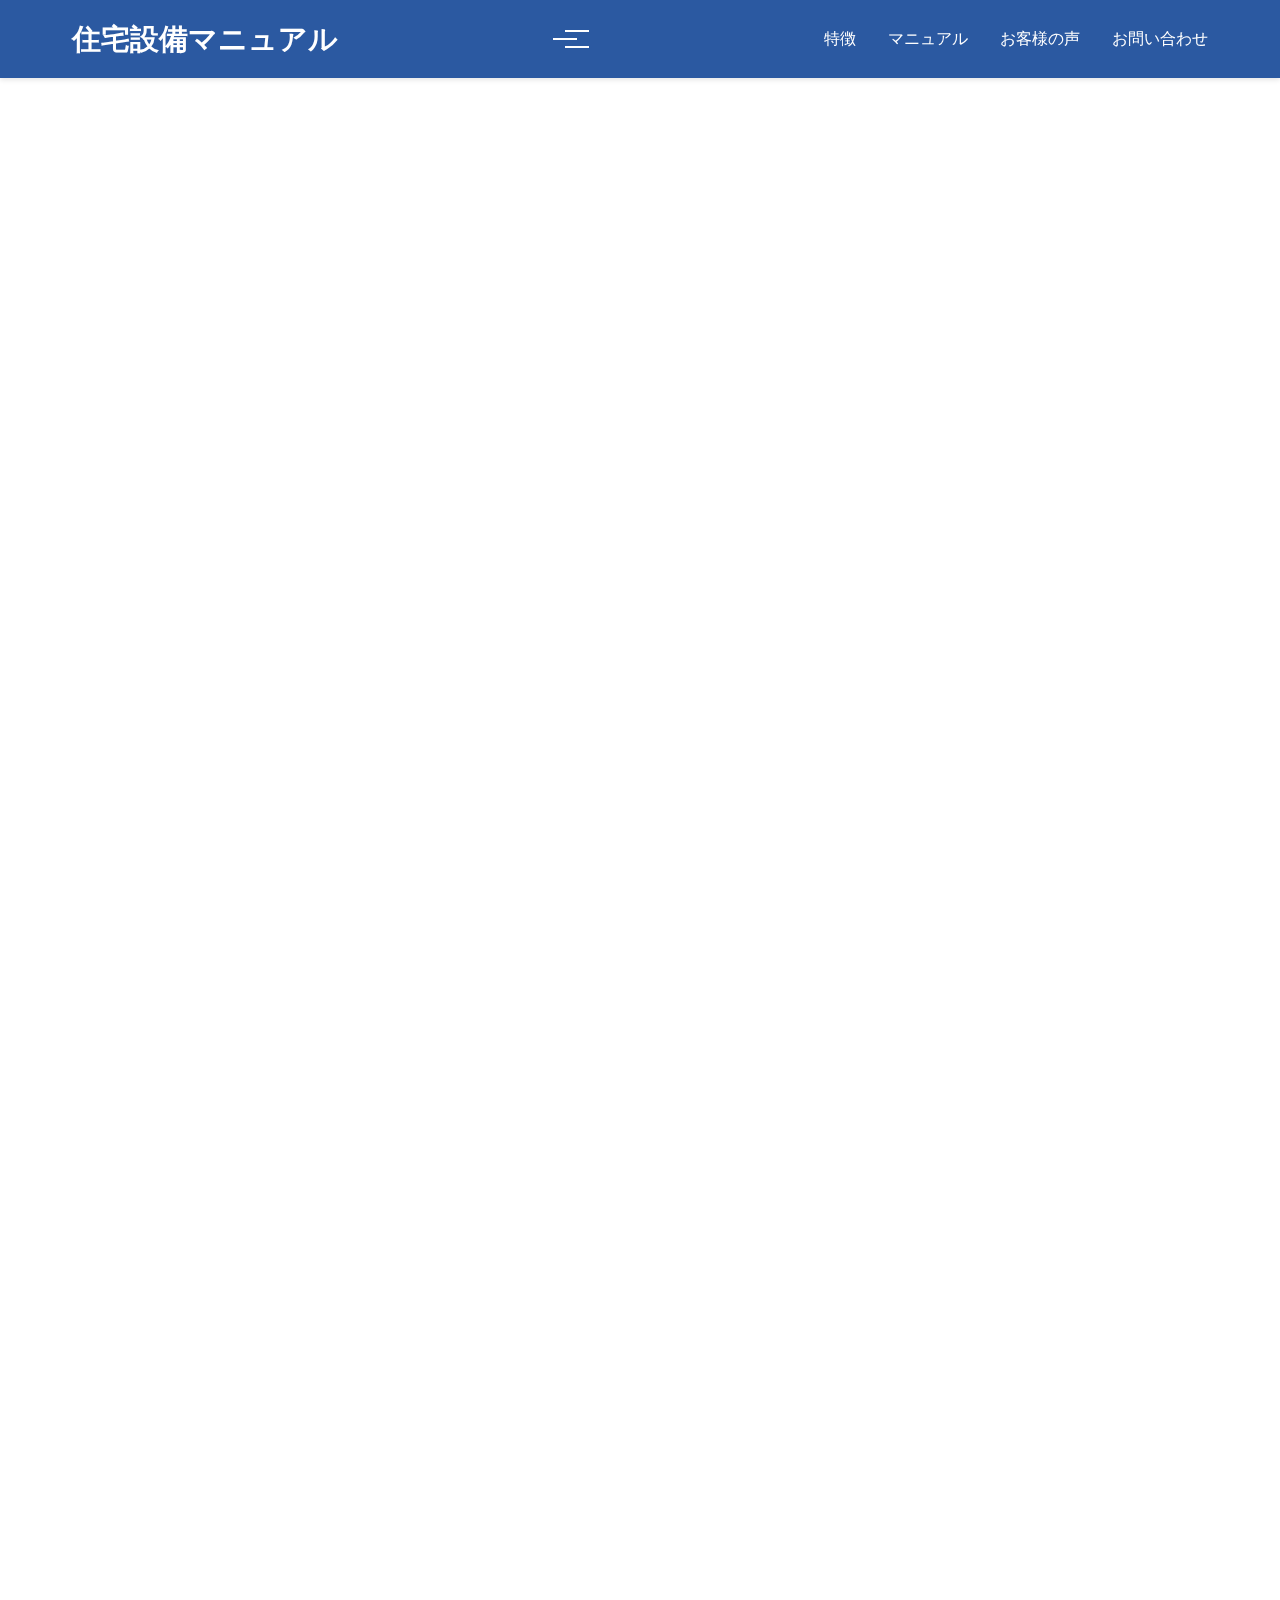
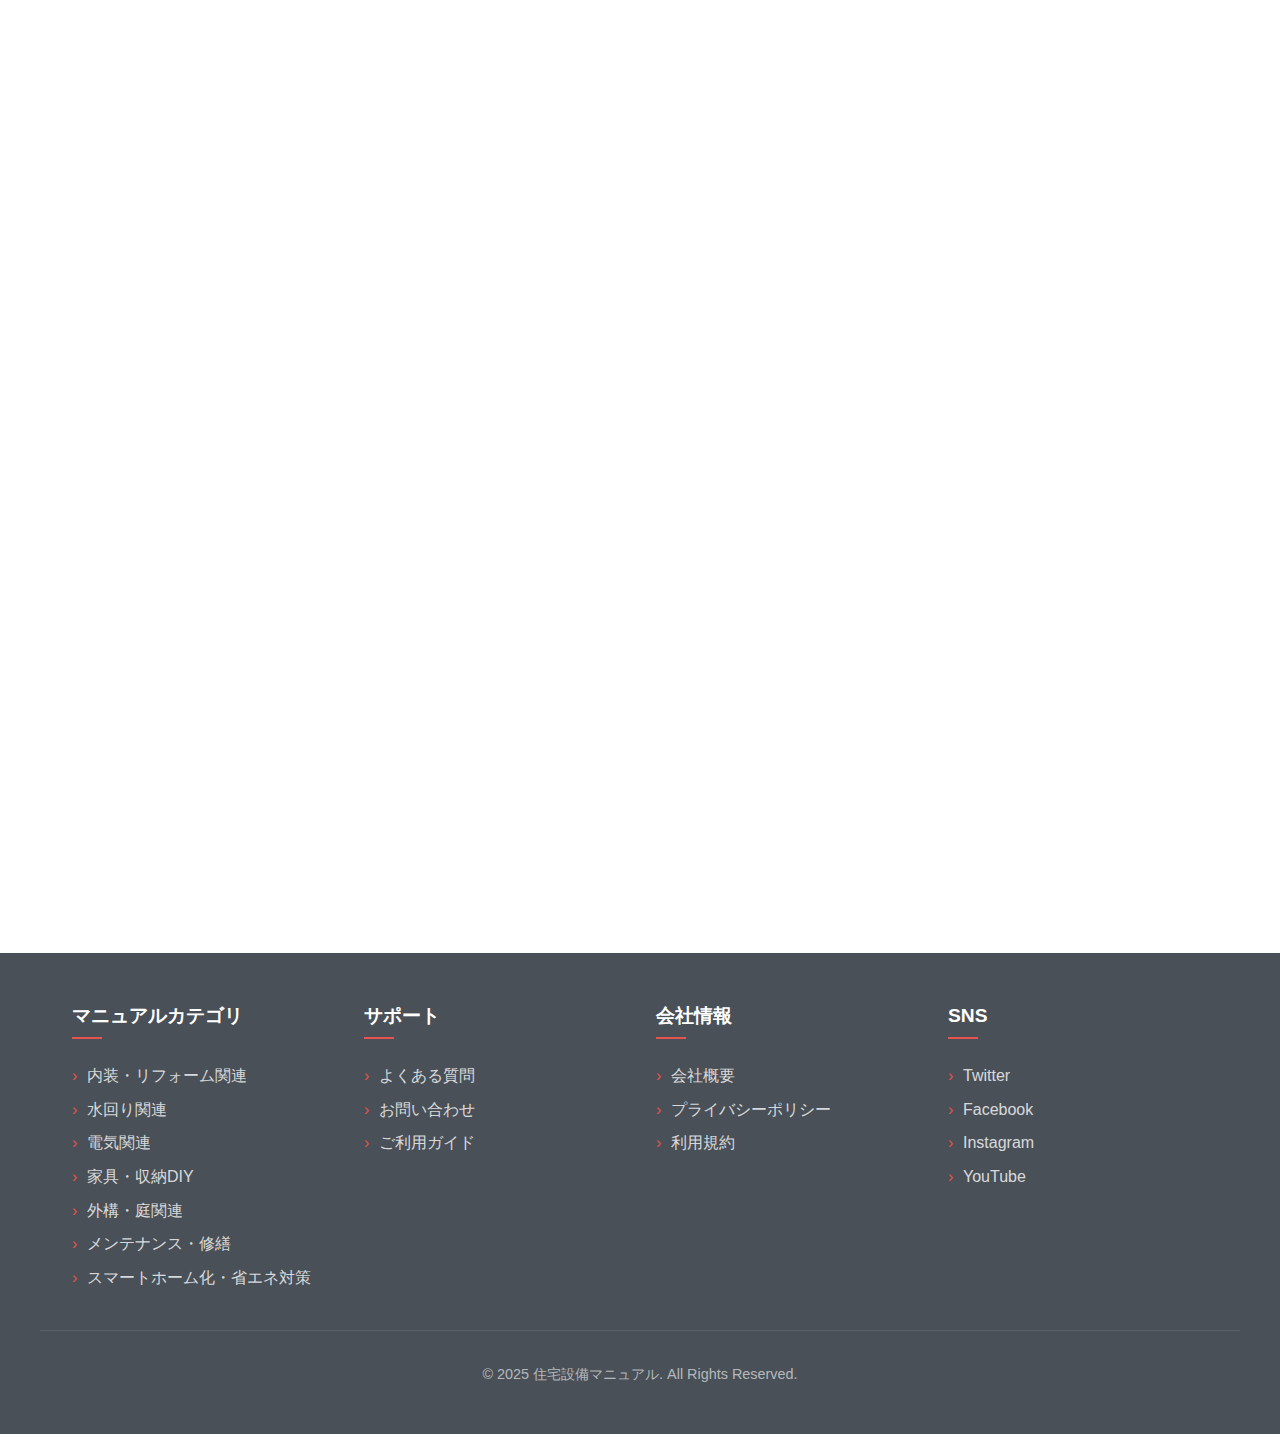
<file: create-manual.html>
<!DOCTYPE html>
<html lang="ja">
<head>
    <meta charset="UTF-8">
    <meta name="viewport" content="width=device-width, initial-scale=1.0">
    <title>マニュアル作成 | 住宅設備マニュアル</title>
    <link rel="stylesheet" href="css/main.css">
    <link rel="stylesheet" href="css/create-manual.css">
</head>
<body>
    <a href="#main-content" class="skip-link">メインコンテンツにスキップ</a>
    
    <header>
        <div class="header-container">
            <div class="logo"><a href="index.html">住宅設備マニュアル</a></div>
            <button class="mobile-menu-btn" aria-label="メニューを開く">
                <span class="hamburger-icon"></span>
            </button>
            <nav id="main-nav" aria-label="メインナビゲーション">
                <ul role="menubar">
                    <li role="none"><a href="index.html#features" role="menuitem">特徴</a></li>
                    <li role="none"><a href="index.html#manuals" role="menuitem">マニュアル</a></li>
                    <li role="none"><a href="index.html#testimonials" role="menuitem">お客様の声</a></li>
                    <li role="none"><a href="index.html#contact" role="menuitem">お問い合わせ</a></li>
                </ul>
            </nav>
        </div>
    </header>

    <main id="main-content" class="create-manual-container">
        <section class="page-header">
            <h1>マニュアル作成</h1>
            <p>あなたのDIY知識を共有しましょう</p>
        </section>

        <div class="manual-editor">
            <form id="manual-form">
                <!-- 基本情報セクション -->
                <div class="editor-section">
                    <h2>基本情報</h2>
                    <div class="form-group">
                        <label for="manual-title">マニュアルタイトル <span class="required">*</span></label>
                        <input type="text" id="manual-title" name="manual-title" required>
                    </div>
                    
                    <div class="form-group">
                        <label for="manual-category">カテゴリ <span class="required">*</span></label>
                        <select id="manual-category" name="manual-category" required>
                            <option value="">カテゴリを選択</option>
                            <option value="interior">内装・リフォーム関連</option>
                            <option value="plumbing">水回り関連</option>
                            <option value="electrical">電気関連</option>
                            <option value="furniture">家具・収納DIY</option>
                            <option value="exterior">外構・庭関連</option>
                            <option value="maintenance">メンテナンス・修繕</option>
                            <option value="smart-home">スマートホーム化・省エネ対策</option>
                        </select>
                    </div>
                    
                    <div class="form-group">
                        <label for="manual-difficulty">難易度 <span class="required">*</span></label>
                        <div class="difficulty-selector">
                            <input type="radio" id="difficulty-1" name="manual-difficulty" value="1" checked>
                            <label for="difficulty-1">★☆☆ (初心者向け)</label>
                            
                            <input type="radio" id="difficulty-2" name="manual-difficulty" value="2">
                            <label for="difficulty-2">★★☆ (中級者向け)</label>
                            
                            <input type="radio" id="difficulty-3" name="manual-difficulty" value="3">
                            <label for="difficulty-3">★★★ (上級者向け)</label>
                        </div>
                    </div>
                    
                    <div class="form-group">
                        <label for="manual-description">概要説明 <span class="required">*</span></label>
                        <textarea id="manual-description" name="manual-description" rows="4" required></textarea>
                    </div>
                    
                    <div class="form-group">
                        <label for="manual-thumbnail">アイコン (絵文字) <span class="required">*</span></label>
                        <div class="emoji-picker">
                            <input type="text" id="manual-thumbnail" name="manual-thumbnail" placeholder="🔨" required>
                            <div class="emoji-suggestions">
                                <span>🔨</span>
                                <span>🔧</span>
                                <span>🪚</span>
                                <span>🪛</span>
                                <span>🧰</span>
                                <span>🪑</span>
                                <span>🚪</span>
                                <span>🪟</span>
                                <span>🧱</span>
                                <span>🪵</span>
                                <span>🚿</span>
                                <span>🚽</span>
                                <span>🛁</span>
                                <span>🚰</span>
                                <span>💡</span>
                                <span>🔌</span>
                            </div>
                        </div>
                    </div>
                </div>
                
                <!-- 準備物セクション -->
                <div class="editor-section">
                    <h2>準備物</h2>
                    <p class="section-info">必要な道具と材料を記入してください</p>
                    
                    <div class="form-group">
                        <label for="tools-list">必要な道具</label>
                        <div id="tools-container">
                            <div class="input-with-btn">
                                <input type="text" class="tool-item" name="tools[]" placeholder="電動ドライバー">
                                <button type="button" class="remove-btn" disabled>削除</button>
                            </div>
                        </div>
                        <button type="button" id="add-tool" class="add-btn">+ 道具を追加</button>
                    </div>
                    
                    <div class="form-group">
                        <label for="materials-list">必要な材料</label>
                        <div id="materials-container">
                            <div class="input-with-btn">
                                <input type="text" class="material-item" name="materials[]" placeholder="木材">
                                <button type="button" class="remove-btn" disabled>削除</button>
                            </div>
                        </div>
                        <button type="button" id="add-material" class="add-btn">+ 材料を追加</button>
                    </div>
                </div>
                
                <!-- 作業手順セクション -->
                <div class="editor-section">
                    <h2>作業手順</h2>
                    <p class="section-info">ステップごとに詳細な手順を記入してください</p>
                    
                    <div id="steps-container">
                        <div class="step-container">
                            <div class="step-header">
                                <h3>ステップ 1</h3>
                                <button type="button" class="remove-step-btn" disabled>削除</button>
                            </div>
                            <div class="form-group">
                                <label for="step-1-title">ステップタイトル <span class="required">*</span></label>
                                <input type="text" id="step-1-title" name="steps[0][title]" required placeholder="下準備をする">
                            </div>
                            <div class="form-group">
                                <label for="step-1-content">詳細説明 <span class="required">*</span></label>
                                <textarea id="step-1-content" name="steps[0][content]" rows="4" required placeholder="作業に必要な道具と材料を準備し、作業スペースを確保します。"></textarea>
                            </div>
                        </div>
                    </div>
                    
                    <button type="button" id="add-step" class="add-btn">+ ステップを追加</button>
                </div>
                
                <!-- 注意点セクション -->
                <div class="editor-section">
                    <h2>注意点</h2>
                    <p class="section-info">作業時の注意事項や安全確保のポイントを記入してください</p>
                    
                    <div id="notes-container">
                        <div class="input-with-btn">
                            <input type="text" class="note-item" name="notes[]" placeholder="作業時は必ず保護メガネを着用してください">
                            <button type="button" class="remove-btn" disabled>削除</button>
                        </div>
                    </div>
                    <button type="button" id="add-note" class="add-btn">+ 注意点を追加</button>
                </div>
                
                <!-- プレビューと送信ボタン -->
                <div class="editor-actions">
                    <button type="button" id="preview-btn" class="btn btn-secondary">プレビュー</button>
                    <button type="submit" id="save-btn" class="btn">保存する</button>
                </div>
            </form>
        </div>
        
        <!-- プレビューモーダル -->
        <div id="preview-modal" class="modal">
            <div class="modal-content">
                <span class="close-modal">&times;</span>
                <h2>マニュアルプレビュー</h2>
                <div id="preview-container"></div>
                <div class="modal-actions">
                    <button id="edit-btn" class="btn btn-secondary">編集に戻る</button>
                    <button id="confirm-save-btn" class="btn">このまま保存する</button>
                </div>
            </div>
        </div>
        
        <!-- 完了モーダル -->
        <div id="complete-modal" class="modal">
            <div class="modal-content">
                <h2>マニュアルを作成しました！</h2>
                <p>あなたのマニュアルが正常に保存されました。</p>
                <div class="modal-actions">
                    <a href="index.html" class="btn btn-secondary">トップページに戻る</a>
                    <a id="view-manual-link" href="#" class="btn">マニュアルを見る</a>
                </div>
            </div>
        </div>
    </main>

    <footer>
        <div class="footer-container">
            <div class="footer-column">
                <h3>マニュアルカテゴリ</h3>
                <ul>
                    <li><a href="interior.html">内装・リフォーム関連</a></li>
                    <li><a href="plumbing.html">水回り関連</a></li>
                    <li><a href="electrical.html">電気関連</a></li>
                    <li><a href="furniture.html">家具・収納DIY</a></li>
                    <li><a href="exterior.html">外構・庭関連</a></li>
                    <li><a href="maintenance.html">メンテナンス・修繕</a></li>
                    <li><a href="smart-home.html">スマートホーム化・省エネ対策</a></li>
                </ul>
            </div>
            
            <div class="footer-column">
                <h3>サポート</h3>
                <ul>
                    <li><a href="faq.html">よくある質問</a></li>
                    <li><a href="contact.html">お問い合わせ</a></li>
                    <li><a href="guide.html">ご利用ガイド</a></li>
                </ul>
            </div>
            
            <div class="footer-column">
                <h3>会社情報</h3>
                <ul>
                    <li><a href="about.html">会社概要</a></li>
                    <li><a href="privacy.html">プライバシーポリシー</a></li>
                    <li><a href="terms.html">利用規約</a></li>
                </ul>
            </div>
            
            <div class="footer-column">
                <h3>SNS</h3>
                <ul>
                    <li><a href="https://twitter.com/" target="_blank" rel="noopener">Twitter</a></li>
                    <li><a href="https://facebook.com/" target="_blank" rel="noopener">Facebook</a></li>
                    <li><a href="https://instagram.com/" target="_blank" rel="noopener">Instagram</a></li>
                    <li><a href="https://youtube.com/" target="_blank" rel="noopener">YouTube</a></li>
                </ul>
            </div>
        </div>
        
        <div class="footer-bottom">
            <p>&copy; 2025 住宅設備マニュアル. All Rights Reserved.</p>
        </div>
    </footer>

    <a href="#" class="back-to-top" id="back-to-top" aria-label="ページトップへ戻る"></a>
    <script src="js/main.js"></script>
    <script src="js/create-manual.js"></script>
</body>
</html>
</file>
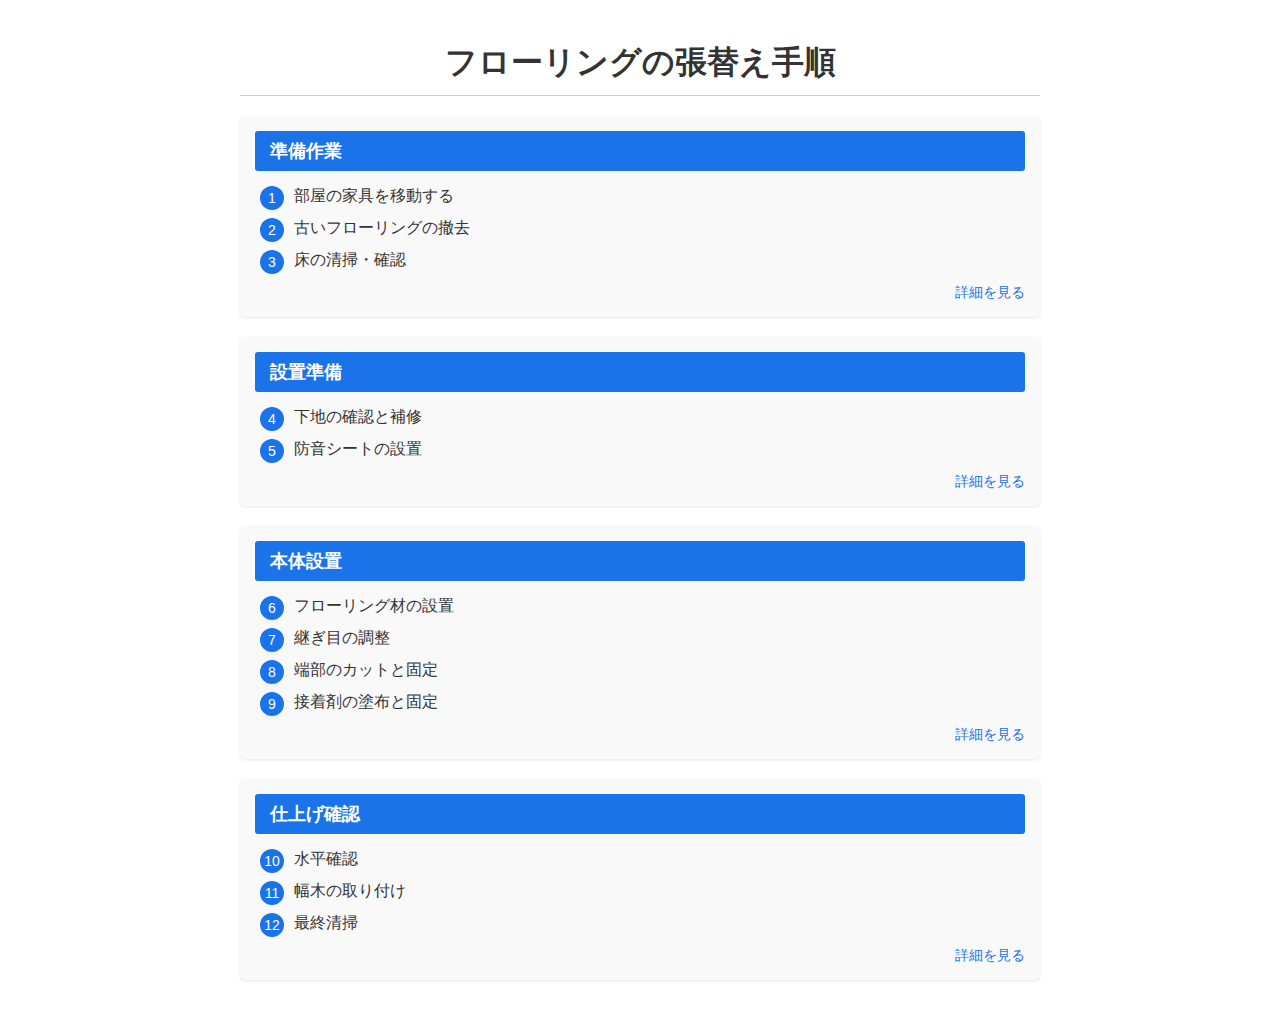
<file: flooring-replacement.html>
<!DOCTYPE html>
<html lang="ja">
<head>
    <meta charset="UTF-8">
    <meta name="viewport" content="width=device-width, initial-scale=1.0">
    <title>フローリングの張替え手順</title>
    <style>
        body {
            font-family: 'Hiragino Sans', 'Hiragino Kaku Gothic ProN', 'Noto Sans JP', sans-serif;
            margin: 0;
            padding: 20px;
            color: #333;
            max-width: 800px;
            margin: 0 auto;
        }
        
        h1 {
            text-align: center;
            color: #333;
            margin-bottom: 20px;
            border-bottom: 1px solid #ccc;
            padding-bottom: 10px;
        }
        
        .section-container {
            display: block;
            margin-bottom: 20px;
        }
        
        .section {
            width: 100%;
            background-color: #f9f9f9;
            border-radius: 5px;
            padding: 15px;
            box-shadow: 0 1px 3px rgba(0,0,0,0.1);
            margin-bottom: 20px;
            box-sizing: border-box;
        }
        
        .section-title {
            font-size: 18px;
            color: #1a73e8;
            margin-top: 0;
            margin-bottom: 15px;
            font-weight: bold;
            background-color: #1a73e8;
            color: white;
            padding: 8px 15px;
            border-radius: 3px;
        }
        
        .step-container {
            margin-bottom: 10px;
            padding: 0 5px;
        }
        
        .step {
            display: flex;
            align-items: flex-start;
            margin-bottom: 8px;
        }
        
        .step-number {
            background-color: #1a73e8;
            color: white;
            width: 24px;
            height: 24px;
            border-radius: 50%;
            display: flex;
            justify-content: center;
            align-items: center;
            margin-right: 10px;
            flex-shrink: 0;
            font-size: 14px;
        }
        
        .step-content {
            flex: 1;
        }
        
        .tools-materials {
            display: block;
            margin-bottom: 20px;
        }
        
        .tools-materials-section {
            width: 100%;
            background-color: #f9f9f9;
            border-radius: 5px;
            padding: 15px;
            box-shadow: 0 1px 3px rgba(0,0,0,0.1);
            margin-bottom: 20px;
            box-sizing: border-box;
        }
        
        .tools-materials-title {
            font-size: 18px;
            color: #333;
            margin-top: 0;
            margin-bottom: 15px;
            font-weight: bold;
            background-color: #333;
            color: white;
            padding: 8px 15px;
            border-radius: 3px;
        }
        
        .tools-materials-list {
            display: flex;
            flex-wrap: wrap;
        }
        
        .tool-material-item {
            width: 50%;
            display: flex;
            align-items: center;
            margin-bottom: 8px;
        }
        
        .tool-material-item:before {
            content: "•";
            color: #1a73e8;
            margin-right: 8px;
            font-weight: bold;
        }
        
        .notes {
            background-color: #fef2f2;
            border-radius: 5px;
            padding: 15px;
            margin-top: 20px;
            border-left: 4px solid #dc2626;
        }
        
        .notes-title {
            font-size: 18px;
            color: #dc2626;
            margin-top: 0;
            margin-bottom: 10px;
            font-weight: bold;
        }
        
        .note-item {
            display: flex;
            align-items: flex-start;
            margin-bottom: 5px;
        }
        
        .note-item:before {
            content: "•";
            color: #dc2626;
            margin-right: 8px;
            font-weight: bold;
        }
        
        .see-more {
            text-align: right;
            color: #1a73e8;
            font-size: 14px;
            margin-top: 10px;
            cursor: pointer;
        }
    </style>
</head>
<body>
    <h1>フローリングの張替え手順</h1>
    
    <div class="section-container">
        <div class="section">
            <h2 class="section-title">準備作業</h2>
            <div class="step-container">
                <div class="step">
                    <div class="step-number">1</div>
                    <div class="step-content">部屋の家具を移動する</div>
                </div>
                <div class="step">
                    <div class="step-number">2</div>
                    <div class="step-content">古いフローリングの撤去</div>
                </div>
                <div class="step">
                    <div class="step-number">3</div>
                    <div class="step-content">床の清掃・確認</div>
                </div>
            </div>
            <div class="see-more" id="toggle-details">詳細を見る</div>
            
            <div id="additional-details" style="display: none; margin-top: 15px;">
                <div class="section-detail">
                    <h3 style="font-size: 16px; margin-bottom: 10px; color: #333; background-color: #e6f2ff; padding: 5px 10px;">詳細な手順</h3>
                    <ul style="list-style-type: none; padding-left: 10px; margin-top: 5px;">
                        <li style="margin-bottom: 5px; font-size: 14px;">• 部屋の寸法を測定しておく</li>
                        <li style="margin-bottom: 5px; font-size: 14px;">• 工具の準備をしておく</li>
                        <li style="margin-bottom: 5px; font-size: 14px;">• 作業スペースを確保する</li>
                        <li style="margin-bottom: 5px; font-size: 14px;">• 必要なフローリング材の量を計算する</li>
                    </ul>
                </div>
                
                <div class="step-container" style="margin-top: 15px;">
                    <div class="step">
                        <div class="step-number" style="background-color: #2196F3;">1</div>
                        <div class="step-content">作業を始める前に、すべての家具を部屋から撤去します。大型家具は別の部屋に移動させるか、作業エリアから離れた場所に集めて保護カバーをかけます</div>
                    </div>
                    <div class="step">
                        <div class="step-number" style="background-color: #2196F3;">2</div>
                        <div class="step-content">幅木があれば最初に取り外します。再利用する場合は慎重に外しましょう</div>
                    </div>
                    <div class="step">
                        <div class="step-number" style="background-color: #2196F3;">3</div>
                        <div class="step-content">古いフローリングの継ぎ目からバールを使って慎重に剥がし始め、壁側に向かって作業を進めます</div>
                    </div>
                    <div class="step">
                        <div class="step-number" style="background-color: #2196F3;">4</div>
                        <div class="step-content">撤去したフローリング材は分別してゴミ袋に入れ、釘やビスなどの金属部品は別に集めて処分します</div>
                    </div>
                </div>
                
                <div class="notes" style="background-color: #ffebee; padding: 10px; margin-top: 15px; border-left: 3px solid #f44336; font-size: 14px;">
                    <h4 style="margin-top: 0; margin-bottom: 5px; color: #d32f2f;">注意点</h4>
                    <div style="margin-bottom: 5px;">• 古いフローリングを剥がす際は、釘やトゲに注意してください。必ず手袋を着用しましょう。</div>
                    <div style="margin-bottom: 5px;">• 大きな音が出る作業は、近隣に迷惑にならない時間帯に行うようにしましょう。</div>
                    <div style="margin-bottom: 5px;">• 床下に配線や配管がある場合は、撤去作業中に傷つけないよう十分注意してください。</div>
                </div>
                
                <div class="tips" style="background-color: #e8f5e9; padding: 10px; margin-top: 15px; border-left: 3px solid #4caf50; font-size: 14px;">
                    <h4 style="margin-top: 0; margin-bottom: 5px; color: #2e7d32;">アドバイス</h4>
                    <div style="margin-bottom: 5px;">• 作業前に写真を撮っておくと、フローリングの配置パターンなど、後で参考にできます。</div>
                    <div style="margin-bottom: 5px;">• 古いフローリングの下に予期せぬ問題（腐食など）が見つかる場合があります。予備日を含めたスケジュールを立てておくと安心です。</div>
                    <div style="margin-bottom: 5px;">• 釘抜きやバールなど、撤去に必要な工具を事前に揃えておくと作業がスムーズです。</div>
                </div>
            </div>
            
            <script>
                document.getElementById('toggle-details').addEventListener('click', function() {
                    var details = document.getElementById('additional-details');
                    if (details.style.display === 'none') {
                        details.style.display = 'block';
                        this.textContent = '詳細を閉じる';
                    } else {
                        details.style.display = 'none';
                        this.textContent = '詳細を見る';
                    }
                });
            </script>
        </div>
        
        <div class="section">
            <h2 class="section-title">設置準備</h2>
            <div class="step-container">
                <div class="step">
                    <div class="step-number">4</div>
                    <div class="step-content">下地の確認と補修</div>
                </div>
                <div class="step">
                    <div class="step-number">5</div>
                    <div class="step-content">防音シートの設置</div>
                </div>
            </div>
            <div class="see-more" id="toggle-details-2">詳細を見る</div>
            
            <div id="additional-details-2" style="display: none; margin-top: 15px;">
                <div class="section-detail">
                    <h3 style="font-size: 16px; margin-bottom: 10px; color: #333; background-color: #e6f2ff; padding: 5px 10px;">詳細な手順</h3>
                    <ul style="list-style-type: none; padding-left: 10px; margin-top: 5px;">
                        <li style="margin-bottom: 5px; font-size: 14px;">• 開封前に新しいフローリング材をすべて確認する</li>
                        <li style="margin-bottom: 5px; font-size: 14px;">• 説明書を一読しておく</li>
                        <li style="margin-bottom: 5px; font-size: 14px;">• 下地の状態を入念に確認する</li>
                        <li style="margin-bottom: 5px; font-size: 14px;">• 湿気や水漏れがないか確認する</li>
                    </ul>
                </div>
                
                <div class="step-container" style="margin-top: 15px;">
                    <div class="step">
                        <div class="step-number" style="background-color: #2196F3;">1</div>
                        <div class="step-content">下地床に凹みや亀裂がある場合は、フロア用パテや補修材で修復します。大きな段差や傾斜がある場合は、合板や調整材を使って平坦にします</div>
                    </div>
                    <div class="step">
                        <div class="step-number" style="background-color: #2196F3;">2</div>
                        <div class="step-content">木製下地の場合、腐食している部分は新しい材料に交換します。コンクリート下地の場合、ひび割れや欠けた部分を補修剤で修復します</div>
                    </div>
                    <div class="step">
                        <div class="step-number" style="background-color: #2196F3;">3</div>
                        <div class="step-content">下地の補修後は十分に乾燥させます（最低24時間）。補修箇所を軽く研磨して平滑にします</div>
                    </div>
                    <div class="step">
                        <div class="step-number" style="background-color: #2196F3;">4</div>
                        <div class="step-content">フローリングの仕様に合った防音・防湿シートを選択し、下地の端から敷き始め、壁側に5cmほど立ち上げます</div>
                    </div>
                </div>
                
                <div class="notes" style="background-color: #ffebee; padding: 10px; margin-top: 15px; border-left: 3px solid #f44336; font-size: 14px;">
                    <h4 style="margin-top: 0; margin-bottom: 5px; color: #d32f2f;">注意点</h4>
                    <div style="margin-bottom: 5px;">• 下地の平坦さは非常に重要です。凹凸があるとフローリングが浮いたり、きしみ音の原因になります。</div>
                    <div style="margin-bottom: 5px;">• 防音シートの継ぎ目はしっかりとテープで固定しないと、後にシートがずれて音の原因になります。</div>
                    <div style="margin-bottom: 5px;">• 下地に湿気がある場合は、防湿シートを使用するか、完全に乾燥させてから作業を始めてください。</div>
                </div>
                
                <div class="tips" style="background-color: #e8f5e9; padding: 10px; margin-top: 15px; border-left: 3px solid #4caf50; font-size: 14px;">
                    <h4 style="margin-top: 0; margin-bottom: 5px; color: #2e7d32;">アドバイス</h4>
                    <div style="margin-bottom: 5px;">• 下地の水平は水平器を使って複数箇所で確認すると、より正確です。</div>
                    <div style="margin-bottom: 5px;">• 防音シートは少し重なるように敷くと、隙間ができにくくなります。</div>
                    <div style="margin-bottom: 5px;">• 下地にコンクリートがある場合は、湿気対策として防湿シートが特に重要です。</div>
                </div>
            </div>
            
            <script>
                document.getElementById('toggle-details-2').addEventListener('click', function() {
                    var details = document.getElementById('additional-details-2');
                    if (details.style.display === 'none') {
                        details.style.display = 'block';
                        this.textContent = '詳細を閉じる';
                    } else {
                        details.style.display = 'none';
                        this.textContent = '詳細を見る';
                    }
                });
            </script>
        </div>
        
        <div class="section">
            <h2 class="section-title">本体設置</h2>
            <div class="step-container">
                <div class="step">
                    <div class="step-number">6</div>
                    <div class="step-content">フローリング材の設置</div>
                </div>
                <div class="step">
                    <div class="step-number">7</div>
                    <div class="step-content">継ぎ目の調整</div>
                </div>
                <div class="step">
                    <div class="step-number">8</div>
                    <div class="step-content">端部のカットと固定</div>
                </div>
                <div class="step">
                    <div class="step-number">9</div>
                    <div class="step-content">接着剤の塗布と固定</div>
                </div>
            </div>
            <div class="see-more" id="toggle-details-3">詳細を見る</div>
            
            <div id="additional-details-3" style="display: none; margin-top: 15px;">
                <div class="section-detail">
                    <h3 style="font-size: 16px; margin-bottom: 10px; color: #333; background-color: #e6f2ff; padding: 5px 10px;">詳細な手順</h3>
                    <ul style="list-style-type: none; padding-left: 10px; margin-top: 5px;">
                        <li style="margin-bottom: 5px; font-size: 14px;">• フローリング材を部屋の環境に馴染ませる</li>
                        <li style="margin-bottom: 5px; font-size: 14px;">• 施工パターンを決める</li>
                        <li style="margin-bottom: 5px; font-size: 14px;">• 正確な採寸とカット位置の確認</li>
                        <li style="margin-bottom: 5px; font-size: 14px;">• 専用工具の準備</li>
                    </ul>
                </div>
                
                <div class="step-container" style="margin-top: 15px;">
                    <div class="step">
                        <div class="step-number" style="background-color: #2196F3;">1</div>
                        <div class="step-content">フローリング材は施工前に部屋の環境に48時間以上順応させます。最初の列は壁に沿って設置し、壁との間に10mm程度の隙間を確保します（膨張スペース）</div>
                    </div>
                    <div class="step">
                        <div class="step-number" style="background-color: #2196F3;">2</div>
                        <div class="step-content">フローリング材の向きは一般的に部屋の長辺と平行にします。日光の入る窓がある場合は、光の方向に沿って設置すると視覚的に美しく見えます</div>
                    </div>
                    <div class="step">
                        <div class="step-number" style="background-color: #2196F3;">3</div>
                        <div class="step-content">フローリング材同士をつなぐ際は、継ぎ目がしっかりと密着するまでゴムハンマーで軽く叩きます。継ぎ目に段差が生じないように注意してください</div>
                    </div>
                    <div class="step">
                        <div class="step-number" style="background-color: #2196F3;">4</div>
                        <div class="step-content">壁際など、フローリング材をカットする必要がある場合は正確に採寸し、フローリングの表面を上にして電動ノコギリでカットします</div>
                    </div>
                    <div class="step">
                        <div class="step-number" style="background-color: #2196F3;">5</div>
                        <div class="step-content">複雑な形状（配管周りなど）は型紙を作成して正確にカットします。カット面はヤスリがけをして滑らかにします</div>
                    </div>
                    <div class="step">
                        <div class="step-number" style="background-color: #2196F3;">6</div>
                        <div class="step-content">直貼り工法の場合、専用の接着剤を櫛目コテを使って均一に塗布します。一度に広範囲に接着剤を塗らず、作業できる範囲に塗布しましょう</div>
                    </div>
                </div>
                
                <div class="notes" style="background-color: #ffebee; padding: 10px; margin-top: 15px; border-left: 3px solid #f44336; font-size: 14px;">
                    <h4 style="margin-top: 0; margin-bottom: 5px; color: #d32f2f;">注意点</h4>
                    <div style="margin-bottom: 5px;">• フローリング材の膨張を考慮して、壁との間に隙間を必ず確保してください。</div>
                    <div style="margin-bottom: 5px;">• 電動工具の使用には十分注意し、安全マニュアルを遵守してください。</div>
                    <div style="margin-bottom: 5px;">• 接着剤が乾くと取り除くのが難しくなります。はみ出した部分はすぐに拭き取りましょう。</div>
                    <div style="margin-bottom: 5px;">• フローティング工法と直貼り工法では施工方法が大きく異なります。選択した工法に適した手順で作業してください。</div>
                </div>
                
                <div class="tips" style="background-color: #e8f5e9; padding: 10px; margin-top: 15px; border-left: 3px solid #4caf50; font-size: 14px;">
                    <h4 style="margin-top: 0; margin-bottom: 5px; color: #2e7d32;">アドバイス</h4>
                    <div style="margin-bottom: 5px;">• フローリング材の段差を防ぐために、設置後すぐに水平を確認しましょう。</div>
                    <div style="margin-bottom: 5px;">• 残材は予備として保管しておくと、将来部分的な修理が必要になった時に便利です。</div>
                    <div style="margin-bottom: 5px;">• フローリング材のカットは、計測を2回行ってから1回切るという原則を守ると失敗が少なくなります。</div>
                    <div style="margin-bottom: 5px;">• 複数の部屋をまたぐ場合、ドア部分には伸縮目地を設けると、温度や湿度の変化による床の膨張収縮に対応できます。</div>
                </div>
            </div>
            
            <script>
                document.getElementById('toggle-details-3').addEventListener('click', function() {
                    var details = document.getElementById('additional-details-3');
                    if (details.style.display === 'none') {
                        details.style.display = 'block';
                        this.textContent = '詳細を閉じる';
                    } else {
                        details.style.display = 'none';
                        this.textContent = '詳細を見る';
                    }
                });
            </script>
        </div>
        
        <div class="section">
            <h2 class="section-title">仕上げ確認</h2>
            <div class="step-container">
                <div class="step">
                    <div class="step-number">10</div>
                    <div class="step-content">水平確認</div>
                </div>
                <div class="step">
                    <div class="step-number">11</div>
                    <div class="step-content">幅木の取り付け</div>
                </div>
                <div class="step">
                    <div class="step-number">12</div>
                    <div class="step-content">最終清掃</div>
                </div>
            </div>
            <div class="see-more" id="toggle-details-4">詳細を見る</div>
            
            <div id="additional-details-4" style="display: none; margin-top: 15px;">
                <div class="section-detail">
                    <h3 style="font-size: 16px; margin-bottom: 10px; color: #333; background-color: #e6f2ff; padding: 5px 10px;">詳細な手順</h3>
                    <ul style="list-style-type: none; padding-left: 10px; margin-top: 5px;">
                        <li style="margin-bottom: 5px; font-size: 14px;">• 全体の水平確認方法</li>
                        <li style="margin-bottom: 5px; font-size: 14px;">• 幅木の正確なカット方法</li>
                        <li style="margin-bottom: 5px; font-size: 14px;">• 効果的な清掃手順</li>
                        <li style="margin-bottom: 5px; font-size: 14px;">• ワックス塗布の確認</li>
                    </ul>
                </div>
                
                <div class="step-container" style="margin-top: 15px;">
                    <div class="step">
                        <div class="step-number" style="background-color: #2196F3;">1</div>
                        <div class="step-content">設置したフローリング全体の水平を水平器で複数箇所確認します。歩行時に異音がしないか、たわみがないかをチェックします</div>
                    </div>
                    <div class="step">
                        <div class="step-number" style="background-color: #2196F3;">2</div>
                        <div class="step-content">フローリングの表面を確認し、傷や汚れがないことを確認します。万一不具合があれば修正します</div>
                    </div>
                    <div class="step">
                        <div class="step-number" style="background-color: #2196F3;">3</div>
                        <div class="step-content">壁とフローリングの間の隙間を隠すために幅木を取り付けます。幅木は適切な長さにカットし、角部分は45度角でカットして美しく仕上げます</div>
                    </div>
                    <div class="step">
                        <div class="step-number" style="background-color: #2196F3;">4</div>
                        <div class="step-content">接着剤または釘で幅木を壁に固定します。釘を使用する場合は、釘穴を補修材で埋めて目立たなくします</div>
                    </div>
                    <div class="step">
                        <div class="step-number" style="background-color: #2196F3;">5</div>
                        <div class="step-content">設置作業で発生したすべての木くずやゴミを掃除機で吸い取り、フローリング表面の埃や指紋を乾いた柔らかい布で拭き取ります</div>
                    </div>
                    <div class="step">
                        <div class="step-number" style="background-color: #2196F3;">6</div>
                        <div class="step-content">必要に応じてフローリング専用のクリーナーで清掃し、メーカーの推奨に従い、必要であればワックスを塗布します</div>
                    </div>
                </div>
                
                <div class="notes" style="background-color: #ffebee; padding: 10px; margin-top: 15px; border-left: 3px solid #f44336; font-size: 14px;">
                    <h4 style="margin-top: 0; margin-bottom: 5px; color: #d32f2f;">注意点</h4>
                    <div style="margin-bottom: 5px;">• フローリングの確認は十分な時間をかけて行ってください。設置不良があると後々大きな問題になることがあります。</div>
                    <div style="margin-bottom: 5px;">• 幅木を取り付ける際は、フローリングに直接ビスや釘を打ち込まないでください。膨張収縮の妨げになります。</div>
        <div style="margin-bottom: 5px;">• ワックスを塗布する場合は、フローリングメーカーが推奨する製品を使用し、使用方法を守ってください。</div>
        <div style="margin-bottom: 5px;">• 清掃時に過度の水分はフローリングの変形や剥がれの原因になります。固く絞った布で拭き取るようにしましょう。</div>
    </div>
    
    <div class="tips" style="background-color: #e8f5e9; padding: 10px; margin-top: 15px; border-left: 3px solid #4caf50; font-size: 14px;">
        <h4 style="margin-top: 0; margin-bottom: 5px; color: #2e7d32;">アドバイス</h4>
        <div style="margin-bottom: 5px;">• 幅木のコーナー部分は、コーナーカッターを使うと、より美しく仕上がります。</div>
        <div style="margin-bottom: 5px;">• フローリング設置後24時間程度は重い家具を置かないでください。接着剤が完全に固まるのを待ちましょう。</div>
        <div style="margin-bottom: 5px;">• 家具を元に戻す際は、フローリングを保護するためにフェルトパッドを家具の脚に取り付けることをお勧めします。</div>
        <div style="margin-bottom: 5px;">• 設置完了後の写真を撮っておくと、将来の修理や補修の際に役立つことがあります。</div>
    </div>
    
    <script>
        document.getElementById('toggle-details-4').addEventListener('click', function() {
            var details = document.getElementById('additional-details-4');
            if (details.style.display === 'none') {
                details.style.display = 'block';
                this.textContent = '詳細を閉じる';
            } else {
                details.style.display = 'none';
                this.textContent = '詳細を見る';
            }
        });
    </script>
    
    <div class="tools-materials-section">
        <h2 class="tools-materials-title">必要な工具</h2>
        <div class="tools-materials-list">
            <div class="tool-material-item">電動ノコギリ</div>
            <div class="tool-material-item">バール</div>
            <div class="tool-material-item">ハンマー</div>
            <div class="tool-material-item">ゴムハンマー</div>
            <div class="tool-material-item">水平器</div>
            <div class="tool-material-item">メジャー</div>
            <div class="tool-material-item">カッター</div>
            <div class="tool-material-item">カッターマット</div>
            <div class="tool-material-item">櫛目コテ</div>
            <div class="tool-material-item">のこぎり</div>
        </div>
    </div>
    
    <div class="tools-materials-section">
        <h2 class="tools-materials-title">必要な材料</h2>
        <div class="tools-materials-list">
            <div class="tool-material-item">フローリング材</div>
            <div class="tool-material-item">防音・防湿シート</div>
            <div class="tool-material-item">下地補修材</div>
            <div class="tool-material-item">接着剤</div>
            <div class="tool-material-item">幅木</div>
            <div class="tool-material-item">幅木用接着剤</div>
            <div class="tool-material-item">釘・ビス</div>
            <div class="tool-material-item">フローリング用ワックス</div>
        </div>
    </div>
    
    <div class="notes">
        <h2 class="notes-title">注意事項</h2>
        <div class="note-item">適切な保護具（手袋、ゴーグル等）を着用する</div>
        <div class="note-item">電動工具の取扱説明書を必ず読む</div>
        <div class="note-item">床下の配線・配管位置を事前に確認</div>
        <div class="note-item">湿気対策を十分に行う</div>
        <div class="note-item">不安な場合は専門業者に依頼する</div>
    </div>
</body>
</html>
</file>
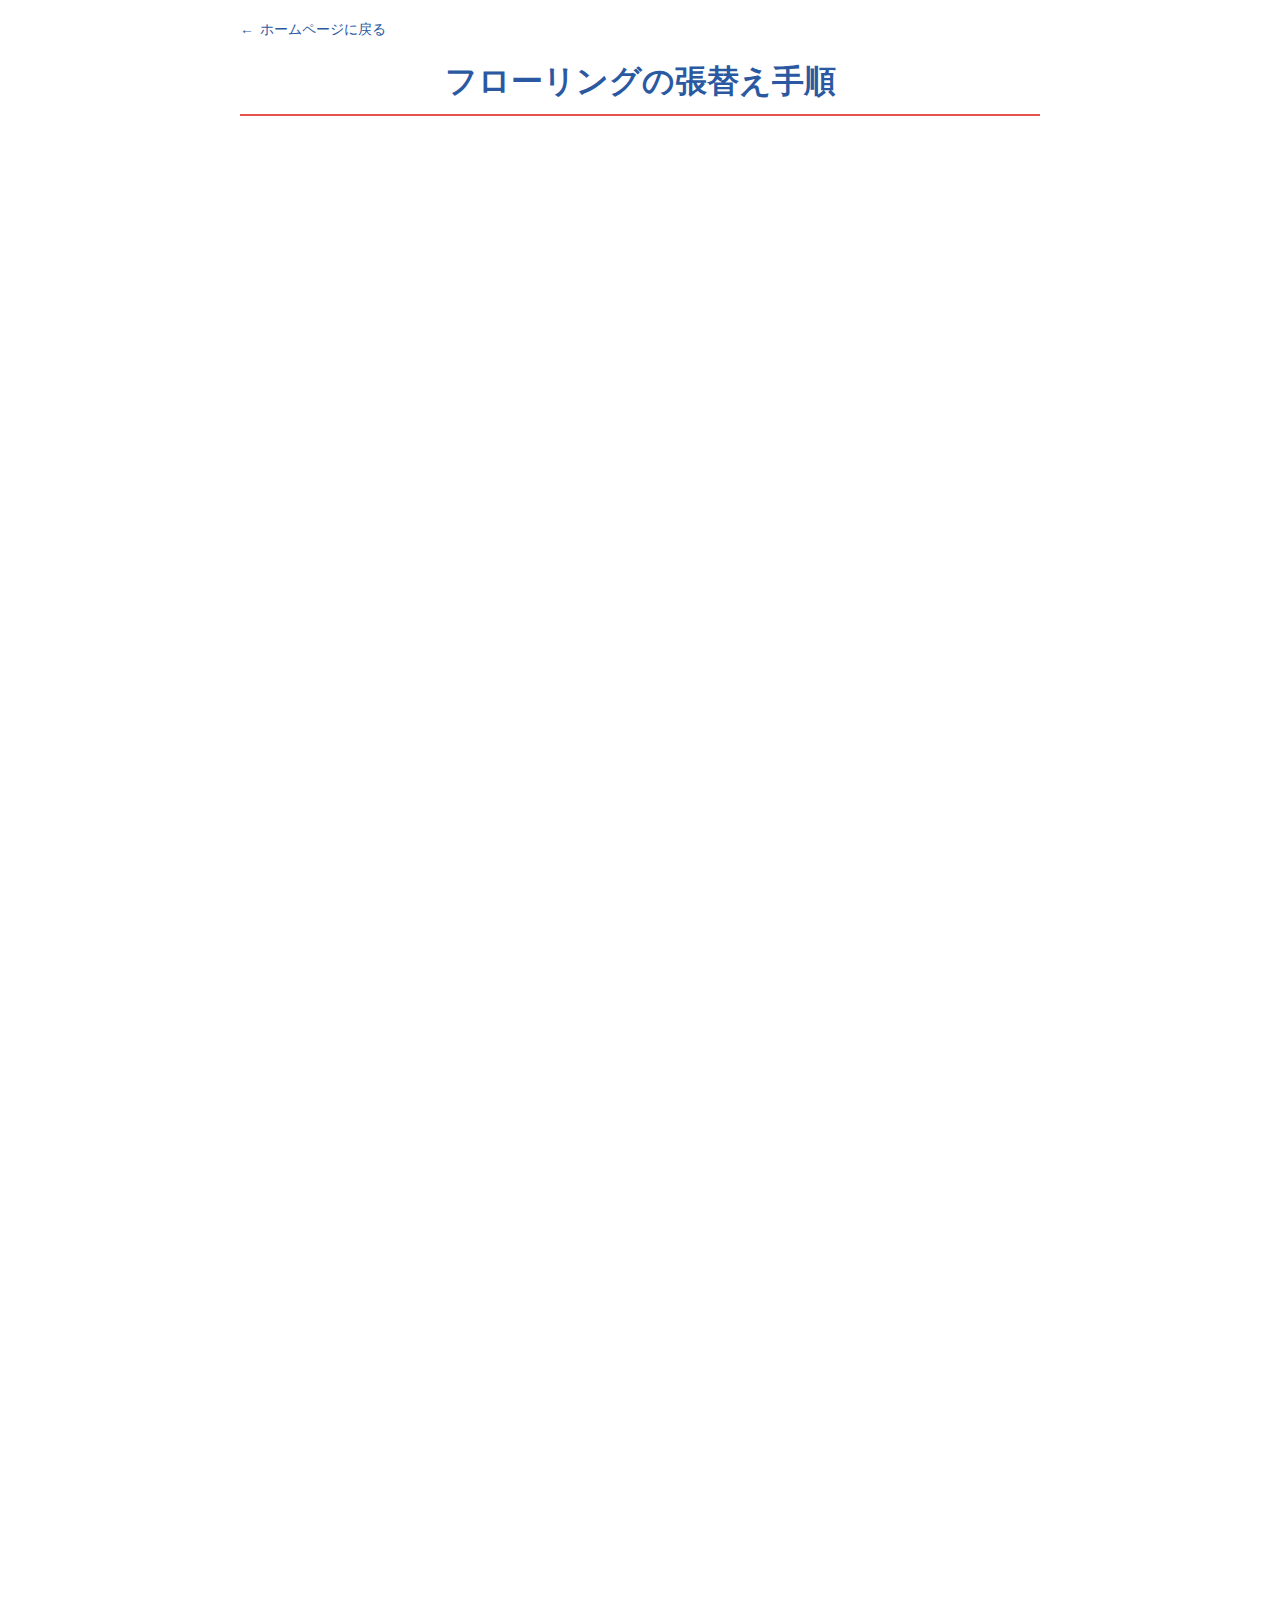
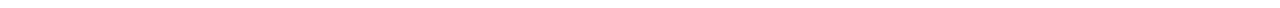
<file: flooring.html>
<!DOCTYPE html>
<html lang="ja">
<head>
    <meta charset="UTF-8">
    <meta name="viewport" content="width=device-width, initial-scale=1.0">
    <title>フローリングの張替え手順</title>
    <link rel="stylesheet" href="css/pages.css">
    <meta name="description" content="DIY初心者向けのフローリング張替え手順ガイド。準備から仕上げまでの詳細な手順を解説します。">
</head>
<body>
    <a href="#main-content" class="skip-link">メインコンテンツにスキップ</a>
    <div class="back-link" aria-label="ホームページに戻る">
        <a href="index.html">ホームページに戻る</a>
    </div>
    <h1 id="main-content">フローリングの張替え手順</h1>
    
    <div class="section-container">
        <div class="section fade-in-element">
            <h2 class="section-title">準備作業</h2>
            <div class="step-container">
                <div class="step">
                    <div class="step-number">1</div>
                    <div class="step-content">部屋の家具を移動する</div>
                </div>
                <div class="step">
                    <div class="step-number">2</div>
                    <div class="step-content">古いフローリングの撤去</div>
                </div>
                <div class="step">
                    <div class="step-number">3</div>
                    <div class="step-content">床の清掃・確認</div>
                </div>
            </div>
            <div class="see-more" id="toggle-details" tabindex="0" role="button" aria-expanded="false" aria-controls="additional-details">追加作業の詳細を見る</div>
            
            <div id="additional-details" style="display: none; margin-top: 15px;" aria-hidden="true">
                <div class="section-detail">
                    <h3>詳細な手順</h3>
                    <ul>
                        <li>部屋の寸法を測定しておく</li>
                        <li>工具の準備をしておく</li>
                        <li>作業スペースを確保する</li>
                        <li>必要なフローリング材の量を計算する</li>
                    </ul>
                </div>
                
                <div class="step-container detailed-step">
                    <div class="step">
                        <div class="step-number">1</div>
                        <div class="step-content">作業を始める前に、すべての家具を部屋から撤去します。大型家具は別の部屋に移動させるか、作業エリアから離れた場所に集めて保護カバーをかけます</div>
                    </div>
                    <div class="step">
                        <div class="step-number">2</div>
                        <div class="step-content">幅木があれば最初に取り外します。再利用する場合は慎重に外しましょう</div>
                    </div>
                    <div class="step">
                        <div class="step-number">3</div>
                        <div class="step-content">古いフローリングの継ぎ目からバールを使って慎重に剥がし始め、壁側に向かって作業を進めます</div>
                    </div>
                    <div class="step">
                        <div class="step-number">4</div>
                        <div class="step-content">撤去したフローリング材は分別してゴミ袋に入れ、釘やビスなどの金属部品は別に集めて処分します</div>
                    </div>
                </div>
                
                <div class="detailed-notes">
                    <h4>注意点</h4>
                    <div>古いフローリングを剥がす際は、釘やトゲに注意してください。必ず手袋を着用しましょう。</div>
                    <div>大きな音が出る作業は、近隣に迷惑にならない時間帯に行うようにしましょう。</div>
                    <div>床下に配線や配管がある場合は、撤去作業中に傷つけないよう十分注意してください。</div>
                </div>
                
                <div class="tips">
                    <h4>アドバイス</h4>
                    <div>作業前に写真を撮っておくと、フローリングの配置パターンなど、後で参考にできます。</div>
                    <div>古いフローリングの下に予期せぬ問題（腐食など）が見つかる場合があります。予備日を含めたスケジュールを立てておくと安心です。</div>
                    <div>釘抜きやバールなど、撤去に必要な工具を事前に揃えておくと作業がスムーズです。</div>
                </div>
            </div>
            
        </div>
        
        <div class="section fade-in-element delay-1">
            <h2 class="section-title">設置準備</h2>
            <div class="step-container">
                <div class="step">
                    <div class="step-number">4</div>
                    <div class="step-content">下地の確認と補修</div>
                </div>
                <div class="step">
                    <div class="step-number">5</div>
                    <div class="step-content">防音シートの設置</div>
                </div>
            </div>
            <div class="see-more" id="toggle-details-2" tabindex="0" role="button" aria-expanded="false" aria-controls="additional-details-2">追加作業の詳細を見る</div>
            
            <div id="additional-details-2" style="display: none; margin-top: 15px;" aria-hidden="true">
                <div class="section-detail">
                    <h3>詳細な手順</h3>
                    <ul>
                        <li>開封前に新しいフローリング材をすべて確認する</li>
                        <li>説明書を一読しておく</li>
                        <li>下地の状態を入念に確認する</li>
                        <li>湿気や水漏れがないか確認する</li>
                    </ul>
                </div>
                
                <div class="step-container detailed-step">
                    <div class="step">
                        <div class="step-number">1</div>
                        <div class="step-content">下地床に凹みや亀裂がある場合は、フロア用パテや補修材で修復します。大きな段差や傾斜がある場合は、合板や調整材を使って平坦にします</div>
                    </div>
                    <div class="step">
                        <div class="step-number">2</div>
                        <div class="step-content">木製下地の場合、腐食している部分は新しい材料に交換します。コンクリート下地の場合、ひび割れや欠けた部分を補修剤で修復します</div>
                    </div>
                    <div class="step">
                        <div class="step-number">3</div>
                        <div class="step-content">下地の補修後は十分に乾燥させます（最低24時間）。補修箇所を軽く研磨して平滑にします</div>
                    </div>
                    <div class="step">
                        <div class="step-number">4</div>
                        <div class="step-content">フローリングの仕様に合った防音・防湿シートを選択し、下地の端から敷き始め、壁側に5cmほど立ち上げます</div>
                    </div>
                </div>
                
                <div class="detailed-notes">
                    <h4>注意点</h4>
                    <div>下地の平坦さは非常に重要です。凹凸があるとフローリングが浮いたり、きしみ音の原因になります。</div>
                    <div>防音シートの継ぎ目はしっかりとテープで固定しないと、後にシートがずれて音の原因になります。</div>
                    <div>下地に湿気がある場合は、防湿シートを使用するか、完全に乾燥させてから作業を始めてください。</div>
                </div>
                
                <div class="tips">
                    <h4>アドバイス</h4>
                    <div>下地の水平は水平器を使って複数箇所で確認すると、より正確です。</div>
                    <div>防音シートは少し重なるように敷くと、隙間ができにくくなります。</div>
                    <div>下地にコンクリートがある場合は、湿気対策として防湿シートが特に重要です。</div>
                </div>
            </div>
            
        </div>
        
        <div class="section fade-in-element delay-2">
            <h2 class="section-title">本体設置</h2>
            <div class="step-container">
                <div class="step">
                    <div class="step-number">6</div>
                    <div class="step-content">フローリング材の設置</div>
                </div>
                <div class="step">
                    <div class="step-number">7</div>
                    <div class="step-content">継ぎ目の調整</div>
                </div>
                <div class="step">
                    <div class="step-number">8</div>
                    <div class="step-content">端部のカットと固定</div>
                </div>
                <div class="step">
                    <div class="step-number">9</div>
                    <div class="step-content">接着剤の塗布と固定</div>
                </div>
            </div>
            <div class="see-more" id="toggle-details-3" tabindex="0" role="button" aria-expanded="false" aria-controls="additional-details-3">追加作業の詳細を見る</div>
            
            <div id="additional-details-3" style="display: none; margin-top: 15px;" aria-hidden="true">
                <div class="section-detail">
                    <h3>詳細な手順</h3>
                    <ul>
                        <li>フローリング材を部屋の環境に馴染ませる</li>
                        <li>施工パターンを決める</li>
                        <li>正確な採寸とカット位置の確認</li>
                        <li>専用工具の準備</li>
                    </ul>
                </div>
                
                <div class="step-container detailed-step">
                    <div class="step">
                        <div class="step-number">1</div>
                        <div class="step-content">フローリング材は施工前に部屋の環境に48時間以上順応させます。最初の列は壁に沿って設置し、壁との間に10mm程度の隙間を確保します（膨張スペース）</div>
                    </div>
                    <div class="step">
                        <div class="step-number">2</div>
                        <div class="step-content">フローリング材の向きは一般的に部屋の長辺と平行にします。日光の入る窓がある場合は、光の方向に沿って設置すると視覚的に美しく見えます</div>
                    </div>
                    <div class="step">
                        <div class="step-number">3</div>
                        <div class="step-content">フローリング材同士をつなぐ際は、継ぎ目がしっかりと密着するまでゴムハンマーで軽く叩きます。継ぎ目に段差が生じないように注意してください</div>
                    </div>
                    <div class="step">
                        <div class="step-number">4</div>
                        <div class="step-content">壁際など、フローリング材をカットする必要がある場合は正確に採寸し、フローリングの表面を上にして電動ノコギリでカットします</div>
                    </div>
                    <div class="step">
                        <div class="step-number">5</div>
                        <div class="step-content">複雑な形状（配管周りなど）は型紙を作成して正確にカットします。カット面はヤスリがけをして滑らかにします</div>
                    </div>
                    <div class="step">
                        <div class="step-number">6</div>
                        <div class="step-content">直貼り工法の場合、専用の接着剤を櫛目コテを使って均一に塗布します。一度に広範囲に接着剤を塗らず、作業できる範囲に塗布しましょう</div>
                    </div>
                </div>
                
                <div class="detailed-notes">
                    <h4>注意点</h4>
                    <div>フローリング材の膨張を考慮して、壁との間に隙間を必ず確保してください。</div>
                    <div>電動工具の使用には十分注意し、安全マニュアルを遵守してください。</div>
                    <div>接着剤が乾くと取り除くのが難しくなります。はみ出した部分はすぐに拭き取りましょう。</div>
                    <div>フローティング工法と直貼り工法では施工方法が大きく異なります。選択した工法に適した手順で作業してください。</div>
                </div>
                
                <div class="tips">
                    <h4>アドバイス</h4>
                    <div>フローリング材の段差を防ぐために、設置後すぐに水平を確認しましょう。</div>
                    <div>残材は予備として保管しておくと、将来部分的な修理が必要になった時に便利です。</div>
                    <div>フローリング材のカットは、計測を2回行ってから1回切るという原則を守ると失敗が少なくなります。</div>
                    <div>複数の部屋をまたぐ場合、ドア部分には伸縮目地を設けると、温度や湿度の変化による床の膨張収縮に対応できます。</div>
                </div>
            </div>
            
        </div>
        
        <div class="section fade-in-element delay-3">
            <h2 class="section-title">仕上げ確認</h2>
            <div class="step-container">
                <div class="step">
                    <div class="step-number">10</div>
                    <div class="step-content">水平確認</div>
                </div>
                <div class="step">
                    <div class="step-number">11</div>
                    <div class="step-content">幅木の取り付け</div>
                </div>
                <div class="step">
                    <div class="step-number">12</div>
                    <div class="step-content">最終清掃</div>
                </div>
            </div>
            <div class="see-more" id="toggle-details-4" tabindex="0" role="button" aria-expanded="false" aria-controls="additional-details-4">追加作業の詳細を見る</div>
            
            <div id="additional-details-4" style="display: none; margin-top: 15px;" aria-hidden="true">
                <div class="section-detail">
                    <h3>詳細な手順</h3>
                    <ul>
                        <li>全体の水平確認方法</li>
                        <li>幅木の正確なカット方法</li>
                        <li>効果的な清掃手順</li>
                        <li>ワックス塗布の確認</li>
                    </ul>
                </div>
                
                <div class="step-container detailed-step">
                    <div class="step">
                        <div class="step-number">1</div>
                        <div class="step-content">設置したフローリング全体の水平を水平器で複数箇所確認します。歩行時に異音がしないか、たわみがないかをチェックします</div>
                    </div>
                    <div class="step">
                        <div class="step-number">2</div>
                        <div class="step-content">フローリングの表面を確認し、傷や汚れがないことを確認します。万一不具合があれば修正します</div>
                    </div>
                    <div class="step">
                        <div class="step-number">3</div>
                        <div class="step-content">壁とフローリングの間の隙間を隠すために幅木を取り付けます。幅木は適切な長さにカットし、角部分は45度角でカットして美しく仕上げます</div>
                    </div>
                    <div class="step">
                        <div class="step-number">4</div>
                        <div class="step-content">接着剤または釘で幅木を壁に固定します。釘を使用する場合は、釘穴を補修材で埋めて目立たなくします</div>
                    </div>
                    <div class="step">
                        <div class="step-number">5</div>
                        <div class="step-content">設置作業で発生したすべての木くずやゴミを掃除機で吸い取り、フローリング表面の埃や指紋を乾いた柔らかい布で拭き取ります</div>
                    </div>
                    <div class="step">
                        <div class="step-number">6</div>
                        <div class="step-content">必要に応じてフローリング専用のクリーナーで清掃し、メーカーの推奨に従い、必要であればワックスを塗布します</div>
                    </div>
                </div>
                
                <div class="detailed-notes">
                    <h4>注意点</h4>
                    <div>フローリングの確認は十分な時間をかけて行ってください。設置不良があると後々大きな問題になることがあります。</div>
                    <div>幅木を取り付ける際は、フローリングに直接ビスや釘を打ち込まないでください。膨張収縮の妨げになります。</div>
        <div>ワックスを塗布する場合は、フローリングメーカーが推奨する製品を使用し、使用方法を守ってください。</div>
        <div>清掃時に過度の水分はフローリングの変形や剥がれの原因になります。固く絞った布で拭き取るようにしましょう。</div>
    </div>
    
    <div class="tips">
        <h4>アドバイス</h4>
        <div>幅木のコーナー部分は、コーナーカッターを使うと、より美しく仕上がります。</div>
        <div>フローリング設置後24時間程度は重い家具を置かないでください。接着剤が完全に固まるのを待ちましょう。</div>
        <div>家具を元に戻す際は、フローリングを保護するためにフェルトパッドを家具の脚に取り付けることをお勧めします。</div>
        <div>設置完了後の写真を撮っておくと、将来の修理や補修の際に役立つことがあります。</div>
    </div>
    
    
    <div class="tools-materials-section fade-in-element delay-4">
        <h2 class="tools-materials-title">必要な工具</h2>
        <div class="tools-materials-list">
            <div class="tool-material-item">電動ノコギリ</div>
            <div class="tool-material-item">バール</div>
            <div class="tool-material-item">ハンマー</div>
            <div class="tool-material-item">ゴムハンマー</div>
            <div class="tool-material-item">水平器</div>
            <div class="tool-material-item">メジャー</div>
            <div class="tool-material-item">カッター</div>
            <div class="tool-material-item">カッターマット</div>
            <div class="tool-material-item">櫛目コテ</div>
            <div class="tool-material-item">のこぎり</div>
        </div>
    </div>
    
    <div class="tools-materials-section fade-in-element delay-4">
        <h2 class="tools-materials-title">必要な材料</h2>
        <div class="tools-materials-list">
            <div class="tool-material-item">フローリング材</div>
            <div class="tool-material-item">防音・防湿シート</div>
            <div class="tool-material-item">下地補修材</div>
            <div class="tool-material-item">接着剤</div>
            <div class="tool-material-item">幅木</div>
            <div class="tool-material-item">幅木用接着剤</div>
            <div class="tool-material-item">釘・ビス</div>
            <div class="tool-material-item">フローリング用ワックス</div>
        </div>
    </div>
    
    <div class="notes fade-in-element delay-4">
        <h2 class="notes-title">注意事項</h2>
        <div class="note-item">適切な保護具（手袋、ゴーグル等）を着用する</div>
        <div class="note-item">電動工具の取扱説明書を必ず読む</div>
        <div class="note-item">床下の配線・配管位置を事前に確認</div>
        <div class="note-item">湿気対策を十分に行う</div>
        <div class="note-item">不安な場合は専門業者に依頼する</div>
    </div>
    
    <button id="back-to-top" class="back-to-top" aria-label="ページトップへ戻る"></button>
    
    <script src="js/pages.js"></script>
    <script src="js/flooring.js"></script>
</body>
</html>
</file>
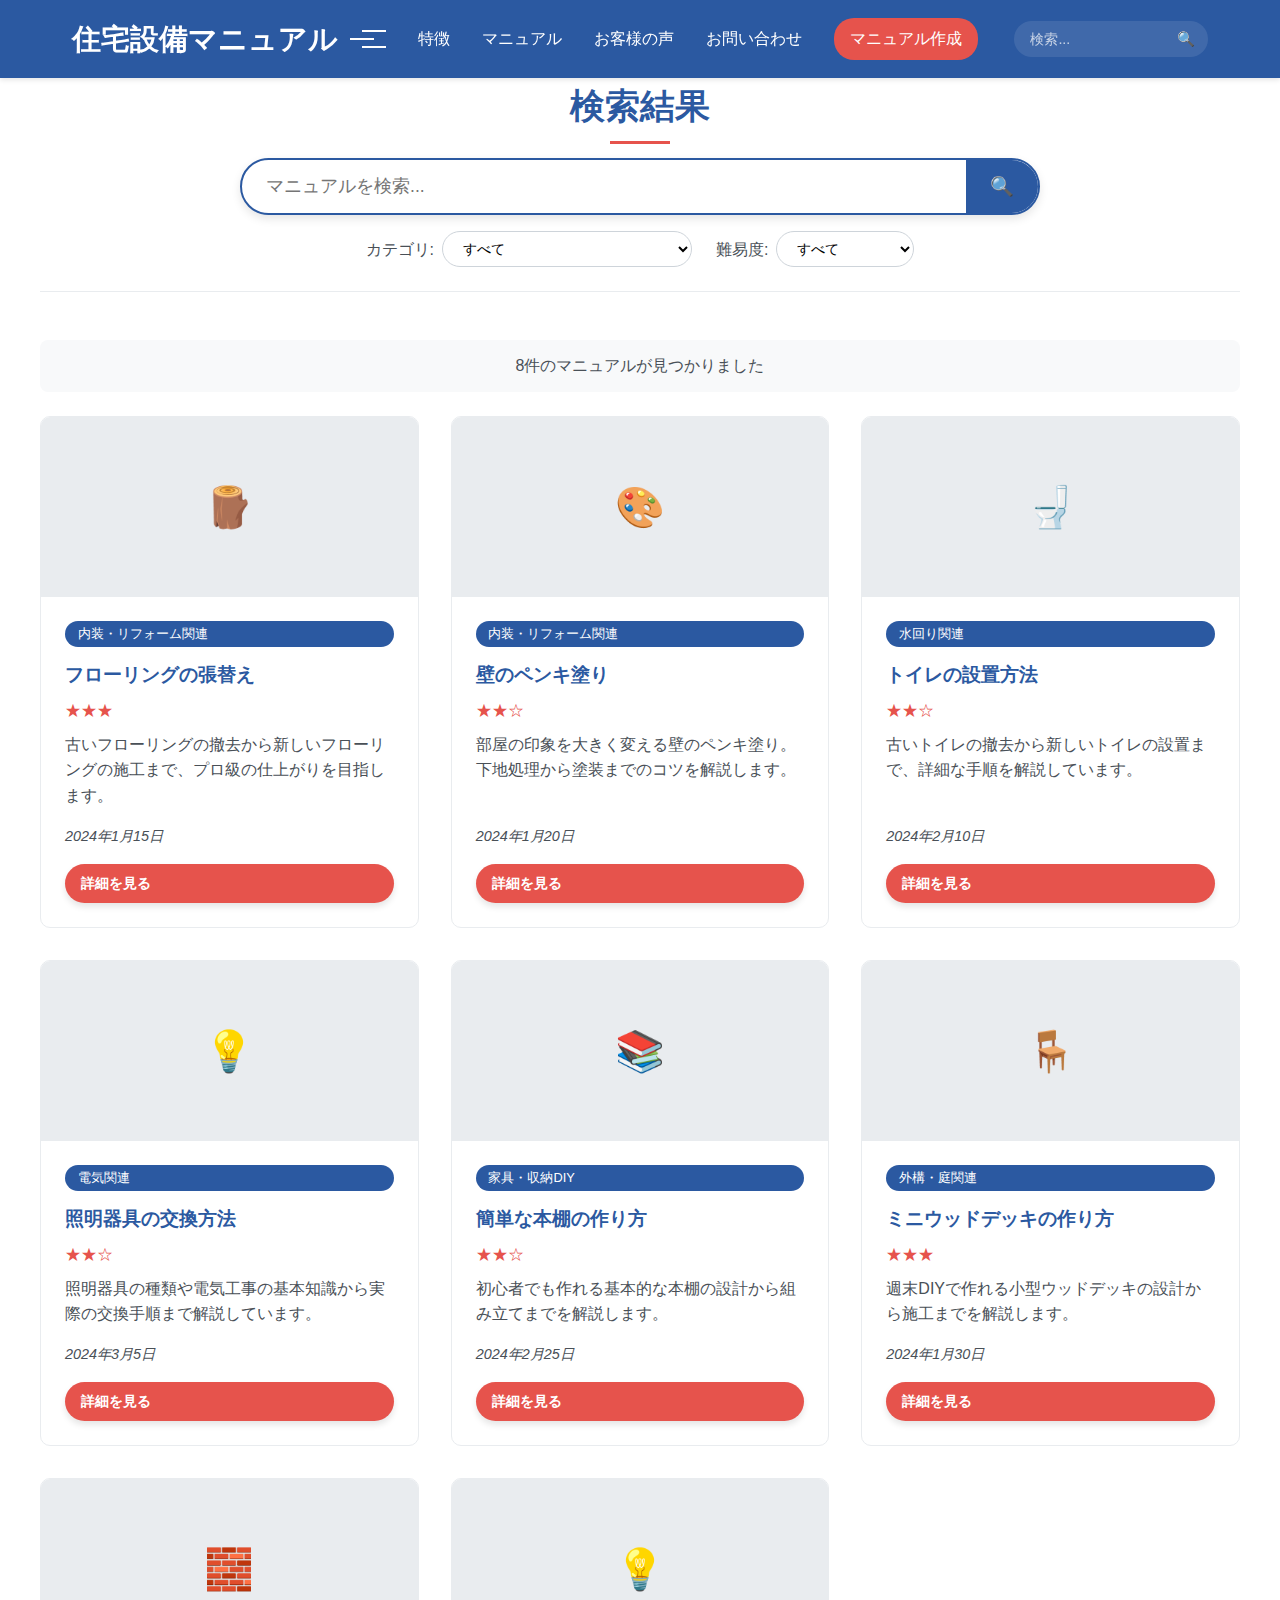
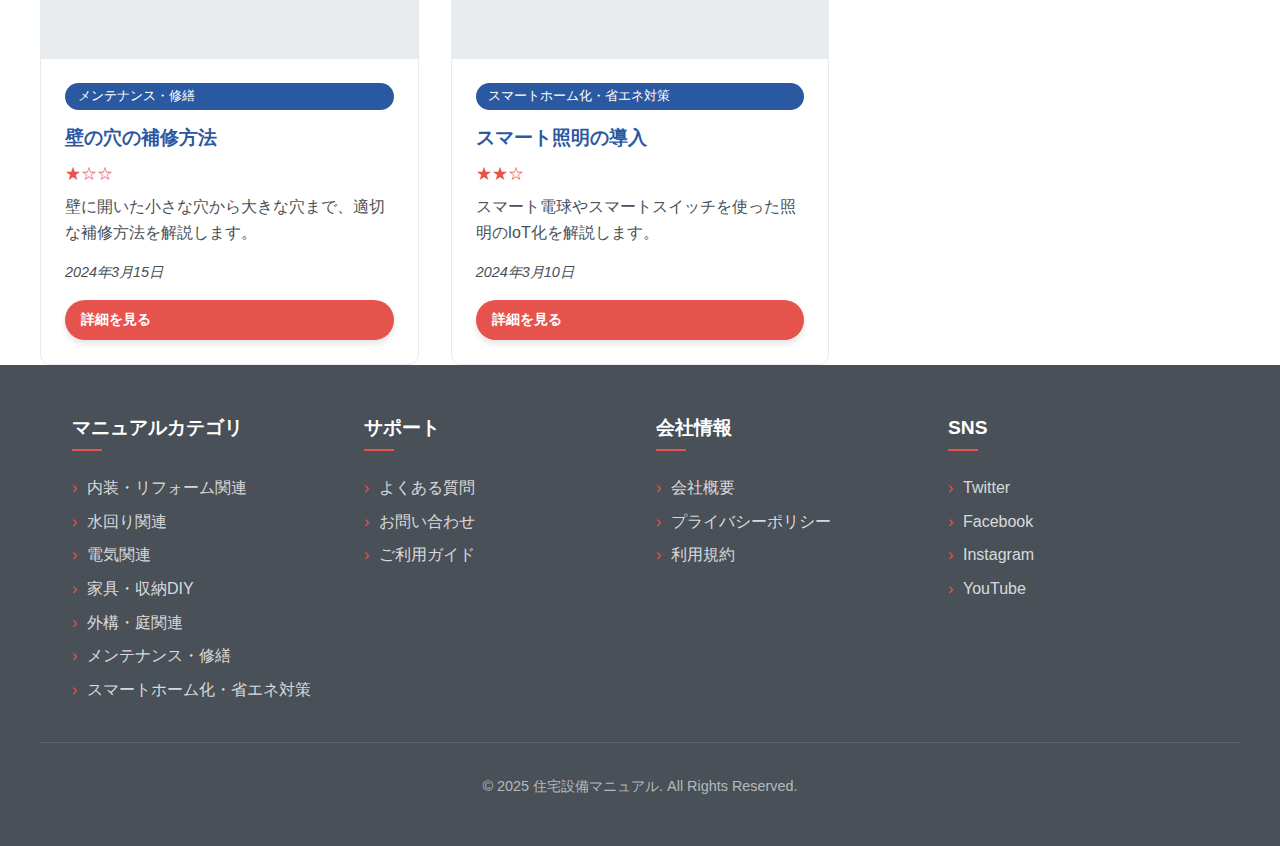
<file: search.html>
<!DOCTYPE html>
<html lang="ja">
<head>
    <meta charset="UTF-8">
    <meta name="viewport" content="width=device-width, initial-scale=1.0">
    <title>検索結果 | 住宅設備マニュアル</title>
    <link rel="stylesheet" href="css/main.css">
    <link rel="stylesheet" href="css/search.css">
</head>
<body>
    <a href="#main-content" class="skip-link">メインコンテンツにスキップ</a>
    
    <header>
        <div class="header-container">
            <div class="logo"><a href="index.html">住宅設備マニュアル</a></div>
            <button class="mobile-menu-btn" aria-label="メニューを開く">
                <span class="hamburger-icon"></span>
            </button>
            <nav id="main-nav" aria-label="メインナビゲーション">
                <ul role="menubar">
                    <li role="none"><a href="index.html#features" role="menuitem">特徴</a></li>
                    <li role="none"><a href="index.html#manuals" role="menuitem">マニュアル</a></li>
                    <li role="none"><a href="index.html#testimonials" role="menuitem">お客様の声</a></li>
                    <li role="none"><a href="index.html#contact" role="menuitem">お問い合わせ</a></li>
                    <li role="none"><a href="create-manual.html" role="menuitem" class="create-manual-link">マニュアル作成</a></li>
                </ul>
            </nav>
            <div class="header-search">
                <form action="search.html" method="get" class="header-search-form">
                    <input type="text" name="q" placeholder="検索..." class="header-search-input" aria-label="マニュアルを検索">
                    <button type="submit" class="header-search-btn" aria-label="検索">
                        <span>🔍</span>
                    </button>
                </form>
            </div>
        </div>
    </header>

    <main id="main-content" class="search-page">
        <div class="container">
            <div class="search-header">
                <h1>検索結果</h1>
                <div class="search-form">
                    <form id="search-form" action="search.html" method="get">
                        <div class="search-input-container">
                            <input type="text" id="search-query" name="q" placeholder="マニュアルを検索..." aria-label="検索キーワード" required>
                            <button type="submit" class="search-btn">
                                <span class="search-icon">🔍</span>
                                <span class="sr-only">検索</span>
                            </button>
                        </div>
                        <div class="search-filters">
                            <div class="filter-group">
                                <label for="category-filter">カテゴリ:</label>
                                <select id="category-filter" name="category">
                                    <option value="">すべて</option>
                                    <option value="interior">内装・リフォーム関連</option>
                                    <option value="plumbing">水回り関連</option>
                                    <option value="electrical">電気関連</option>
                                    <option value="furniture">家具・収納DIY</option>
                                    <option value="exterior">外構・庭関連</option>
                                    <option value="maintenance">メンテナンス・修繕</option>
                                    <option value="smart-home">スマートホーム化・省エネ対策</option>
                                </select>
                            </div>
                            <div class="filter-group">
                                <label for="difficulty-filter">難易度:</label>
                                <select id="difficulty-filter" name="difficulty">
                                    <option value="">すべて</option>
                                    <option value="1">初級 (★☆☆)</option>
                                    <option value="2">中級 (★★☆)</option>
                                    <option value="3">上級 (★★★)</option>
                                </select>
                            </div>
                        </div>
                    </form>
                </div>
            </div>
            
            <div class="search-results-container">
                <div id="search-info" class="search-info">
                    <p><span id="result-count">0</span>件のマニュアルが見つかりました</p>
                </div>
                
                <div id="search-results" class="search-results">
                    <!-- 検索結果がここに動的に追加されます -->
                    <div id="loading" class="loading">
                        <div class="spinner"></div>
                        <p>検索中...</p>
                    </div>
                </div>
                
                <div id="no-results" class="no-results" style="display: none;">
                    <div class="no-results-icon">🔍</div>
                    <h2>マニュアルが見つかりませんでした</h2>
                    <p>検索条件を変更して、もう一度お試しください。</p>
                    <div class="suggestions">
                        <h3>検索のヒント:</h3>
                        <ul>
                            <li>キーワードの綴りを確認してください</li>
                            <li>別のキーワードを試してみてください</li>
                            <li>より一般的な用語を使用してください</li>
                            <li>検索フィルターを無効にしてみてください</li>
                        </ul>
                    </div>
                </div>
            </div>
        </div>
    </main>

    <footer>
        <div class="footer-container">
            <div class="footer-column">
                <h3>マニュアルカテゴリ</h3>
                <ul>
                    <li><a href="interior.html">内装・リフォーム関連</a></li>
                    <li><a href="plumbing.html">水回り関連</a></li>
                    <li><a href="electrical.html">電気関連</a></li>
                    <li><a href="furniture.html">家具・収納DIY</a></li>
                    <li><a href="exterior.html">外構・庭関連</a></li>
                    <li><a href="maintenance.html">メンテナンス・修繕</a></li>
                    <li><a href="smart-home.html">スマートホーム化・省エネ対策</a></li>
                </ul>
            </div>
            
            <div class="footer-column">
                <h3>サポート</h3>
                <ul>
                    <li><a href="faq.html">よくある質問</a></li>
                    <li><a href="contact.html">お問い合わせ</a></li>
                    <li><a href="guide.html">ご利用ガイド</a></li>
                </ul>
            </div>
            
            <div class="footer-column">
                <h3>会社情報</h3>
                <ul>
                    <li><a href="about.html">会社概要</a></li>
                    <li><a href="privacy.html">プライバシーポリシー</a></li>
                    <li><a href="terms.html">利用規約</a></li>
                </ul>
            </div>
            
            <div class="footer-column">
                <h3>SNS</h3>
                <ul>
                    <li><a href="https://twitter.com/" target="_blank" rel="noopener">Twitter</a></li>
                    <li><a href="https://facebook.com/" target="_blank" rel="noopener">Facebook</a></li>
                    <li><a href="https://instagram.com/" target="_blank" rel="noopener">Instagram</a></li>
                    <li><a href="https://youtube.com/" target="_blank" rel="noopener">YouTube</a></li>
                </ul>
            </div>
        </div>
        
        <div class="footer-bottom">
            <p>&copy; 2025 住宅設備マニュアル. All Rights Reserved.</p>
        </div>
    </footer>

    <a href="#" class="back-to-top" id="back-to-top" aria-label="ページトップへ戻る"></a>
    <script src="js/main.js"></script>
    <script src="js/search.js"></script>
</body>
</html>
</file>
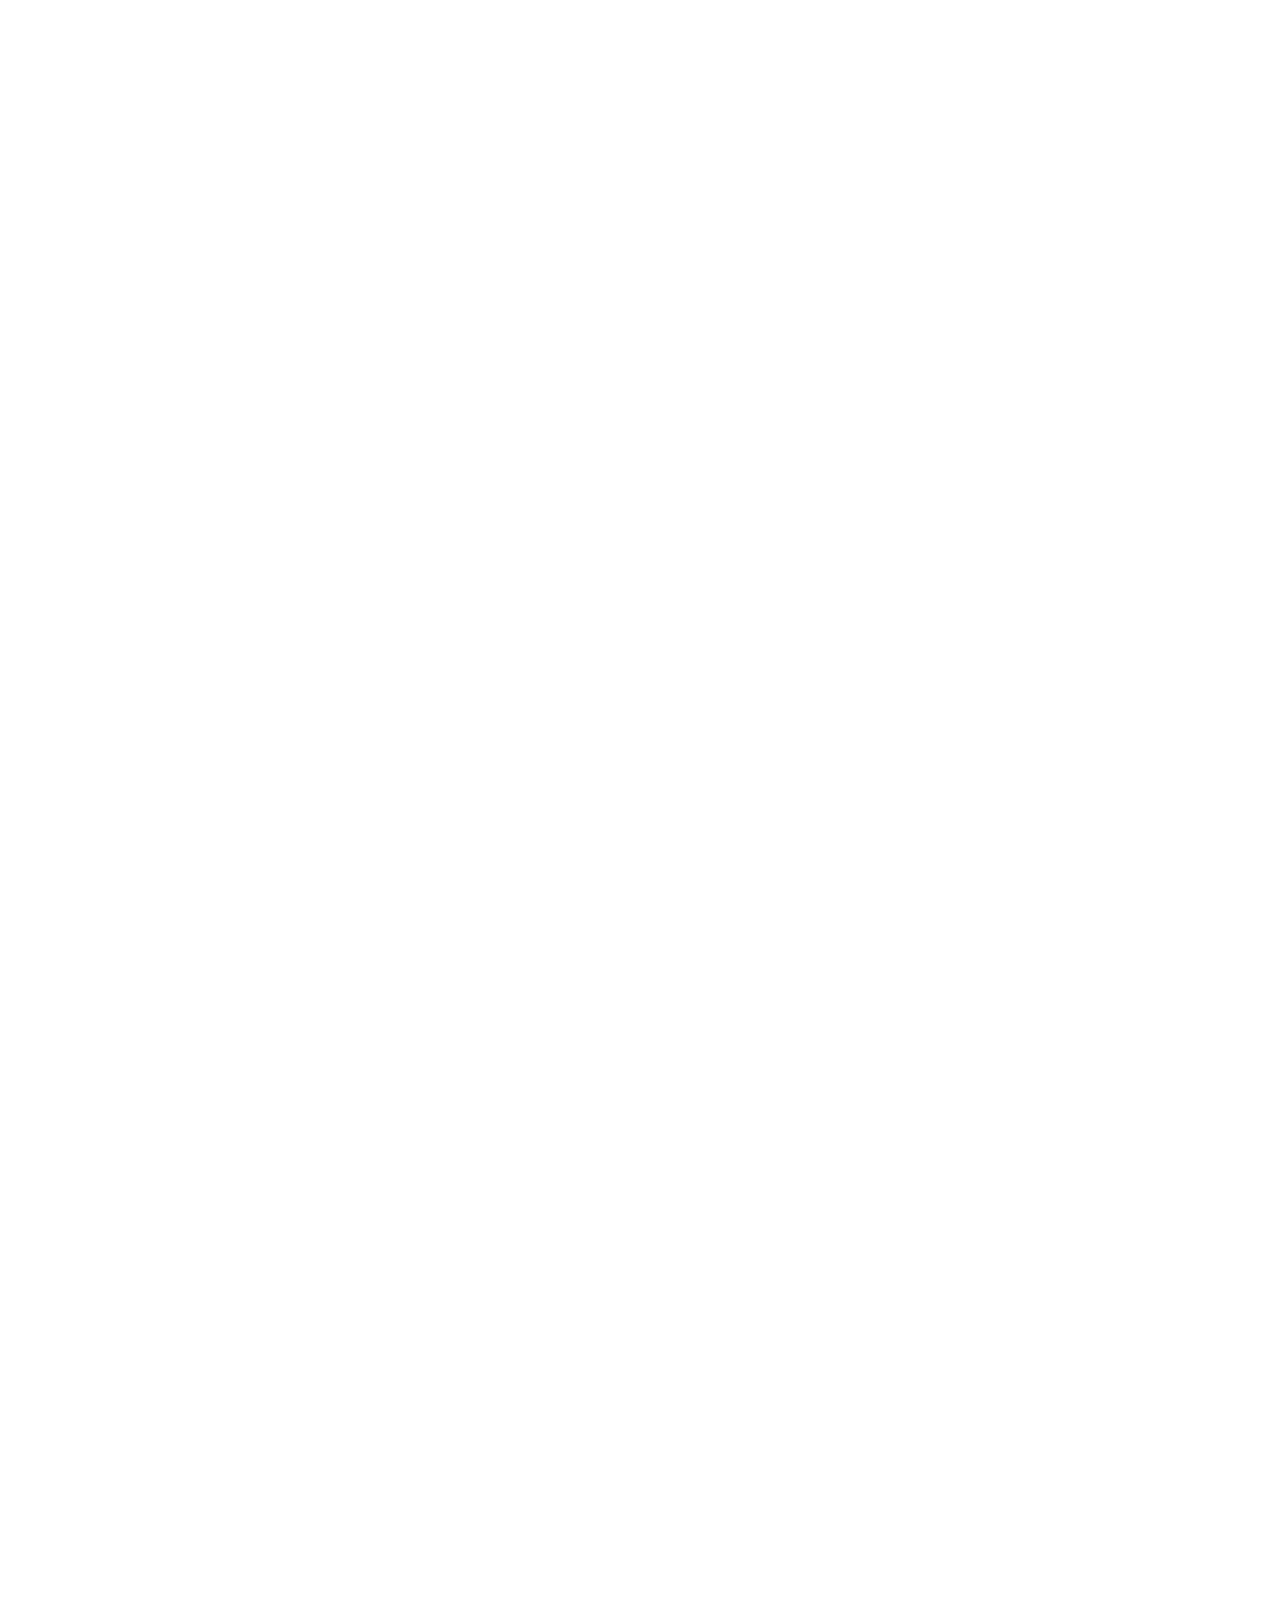
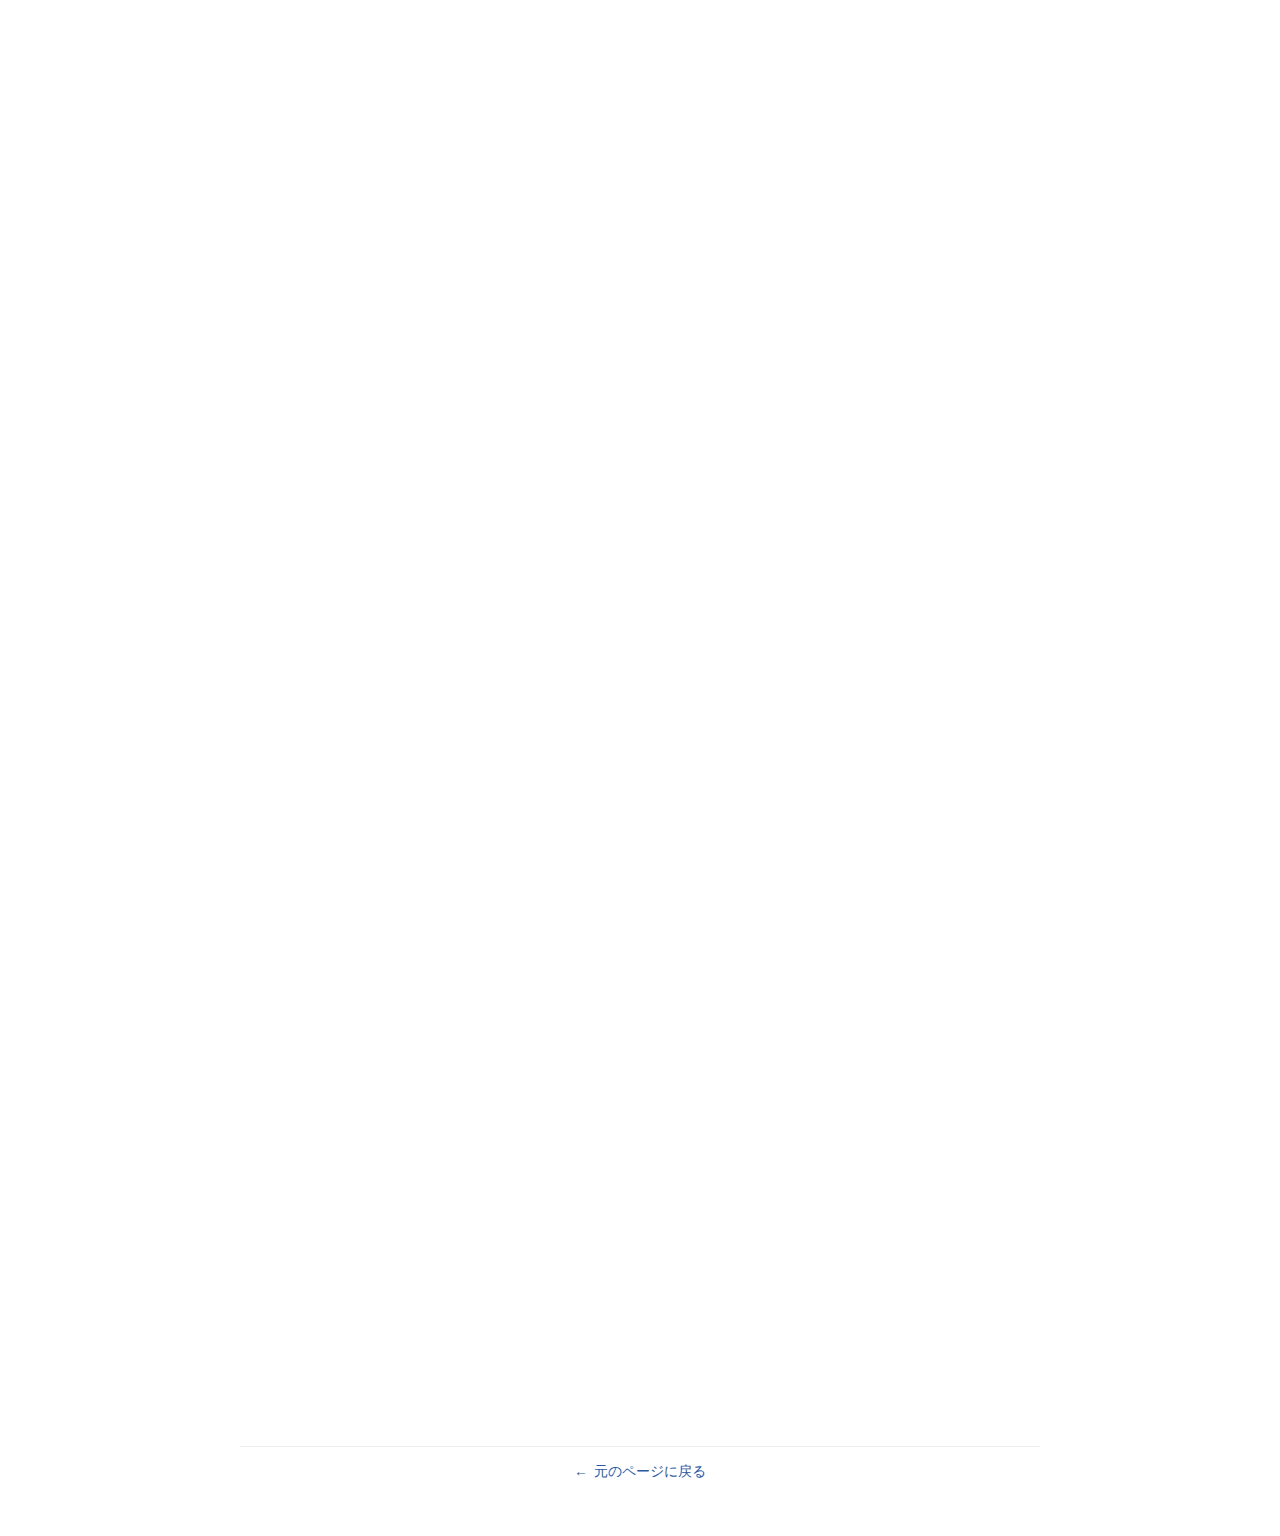
<file: toilet.html>
<!DOCTYPE html>
<html lang="ja">
<head>
    <meta charset="UTF-8">
    <meta name="viewport" content="width=device-width, initial-scale=1.0">
    <title>トイレの設置手順</title>
    <link rel="stylesheet" href="css/pages.css">
</head>
<body>
    <a href="#main-content" class="skip-link">メインコンテンツにスキップ</a>
    
    <h1 class="fade-in-element">トイレの設置手順</h1>

    <div class="back-link fade-in-element">
        <a href="index.html">元のページに戻る</a>
    </div>
    
    <main id="main-content">
        <div class="section-container">
            <div class="section fade-in-element delay-1">
                <h2 class="section-title">1. 準備作業</h2>
                <div class="step-container">
                    <div class="step">
                        <div class="step-number">1</div>
                        <div class="step-content">水道の元栓を閉める</div>
                    </div>
                    <div class="step">
                        <div class="step-number">2</div>
                        <div class="step-content">古いトイレの撤去</div>
                    </div>
                    <div class="step">
                        <div class="step-number">3</div>
                        <div class="step-content">床の清掃・確認</div>
                    </div>
                </div>
                <div class="see-more" id="toggle-details" role="button" tabindex="0" aria-expanded="false" aria-controls="additional-details">作業の詳細を見る</div>
                
                <div id="additional-details" style="display: none; margin-top: 15px;">
                    <div class="section-detail">
                        <h3>詳細な手順</h3>
                        <ul>
                            <li>水道メーターを確認しておきましょう</li>
                            <li>工具の準備をしておく</li>
                            <li>作業スペースを確保する</li>
                            <li>排水口の寸法を測定しておく</li>
                        </ul>
                    </div>
                    
                    <div class="step-container">
                        <div class="step">
                            <div class="step-number" style="background-color: #2196F3;">1</div>
                            <div class="step-content">給水管からの水漏れがないことを確認してから、慎重に元栓を時計回りに回して閉めます</div>
                        </div>
                        <div class="step">
                            <div class="step-number" style="background-color: #2196F3;">2</div>
                            <div class="step-content">タンクの水を抜いてから、給水管を外します（水が残っている場合があります）</div>
                        </div>
                        <div class="step">
                            <div class="step-number" style="background-color: #2196F3;">3</div>
                            <div class="step-content">床のボルトカバーを外し、ナットを緩めて取り外します（古いボルトは錆びている場合があります）</div>
                        </div>
                        <div class="step">
                            <div class="step-number" style="background-color: #2196F3;">4</div>
                            <div class="step-content">トイレと床の間のコーキングをカッターなどで慎重に切り離します</div>
                        </div>
                    </div>
                    
                    <div class="detailed-notes">
                        <h4>注意点</h4>
                        <div>古いトイレの撤去作業は力が必要になることがあります。無理をせず二人で行うことをお勧めします。</div>
                        <div>給水管や排水管を取り外す際は、床や壁を傷つけないように注意してください。</div>
                        <div>古いボルトが錆びついている場合は、潤滑油を使用するか専門家に相談することをお勧めします。</div>
                    </div>
                    
                    <div class="tips">
                        <h4>アドバイス</h4>
                        <div>作業前に写真を撮っておくと、配管の位置や接続方法を覚えておくのに役立ちます。特にトイレの裏側の配管接続は複雑な場合があります。</div>
                        <div>古いワックスリングは完全に取り除き、床の排水口周辺をよく清掃してください。残留物があると新しいトイレの設置に影響します。</div>
                    </div>
                </div>
            </div>
            
            <div class="section fade-in-element delay-2">
                <h2 class="section-title">2. 設置準備</h2>
                <div class="step-container">
                    <div class="step">
                        <div class="step-number">4</div>
                        <div class="step-content">新しいトイレの設置準備</div>
                    </div>
                    <div class="step">
                        <div class="step-number">5</div>
                        <div class="step-content">ワックスリングの設置</div>
                    </div>
                </div>
                <div class="see-more" id="toggle-details-2" role="button" tabindex="0" aria-expanded="false" aria-controls="additional-details-2">作業の詳細を見る</div>
                
                <div id="additional-details-2" style="display: none; margin-top: 15px;">
                    <div class="section-detail">
                        <h3>詳細な手順</h3>
                        <ul>
                            <li>開封前に新しいトイレの部品をすべて確認する</li>
                            <li>説明書を一読しておく</li>
                            <li>排水口の寸法と新しいトイレの適合を再確認</li>
                            <li>床のフランジの状態を確認する</li>
                        </ul>
                    </div>
                    
                    <div class="step-container">
                        <div class="step">
                            <div class="step-number" style="background-color: #2196F3;">1</div>
                            <div class="step-content">床のフランジ（排水口）に損傷がないか確認します。損傷がある場合は修理または交換が必要です</div>
                        </div>
                        <div class="step">
                            <div class="step-number" style="background-color: #2196F3;">2</div>
                            <div class="step-content">新しい固定ボルトをフランジの溝に差し込みます。頭を下にして正しい位置に設置してください</div>
                        </div>
                        <div class="step">
                            <div class="step-number" style="background-color: #2196F3;">3</div>
                            <div class="step-content">新しいワックスリングをフランジの上に置きます。テーパー側が上になるように設置するか、メーカーの指示に従ってください</div>
                        </div>
                        <div class="step">
                            <div class="step-number" style="background-color: #2196F3;">4</div>
                            <div class="step-content">ワックスリングは指で押さえたり形を変えたりしないでください。変形すると密閉性が損なわれます</div>
                        </div>
                    </div>
                    
                    <div class="detailed-notes">
                        <h4>注意点</h4>
                        <div>フランジの高さが床面より低い場合、フランジエクステンダーが必要になることがあります。</div>
                        <div>ワックスリングは一度使用したら再利用できません。設置に失敗した場合は新しいものを使用してください。</div>
                        <div>床が平らでない場合は、設置前に床の修正が必要になる場合があります。</div>
                    </div>
                    
                    <div class="tips">
                        <h4>アドバイス</h4>
                        <div>ワックスリングの代わりにゴム製のリングを使用することもできます。ゴム製リングは再利用可能で設置が簡単です。</div>
                        <div>固定ボルトが動かないように、一時的にマスキングテープで固定すると作業がしやすくなります。</div>
                        <div>トイレ設置時に姿勢を低くするため、あらかじめ膝当てパッドを用意しておくと便利です。</div>
                    </div>
                </div>
            </div>
            
            <div class="section fade-in-element delay-3">
                <h2 class="section-title">3. 本体設置</h2>
                <div class="step-container">
                    <div class="step">
                        <div class="step-number">6</div>
                        <div class="step-content">トイレ本体の設置</div>
                    </div>
                    <div class="step">
                        <div class="step-number">7</div>
                        <div class="step-content">給水管の接続</div>
                    </div>
                    <div class="step">
                        <div class="step-number">8</div>
                        <div class="step-content">タンクと便器の接続</div>
                    </div>
                    <div class="step">
                        <div class="step-number">9</div>
                        <div class="step-content">固定ボルトの締め付け</div>
                    </div>
                </div>
                <div class="see-more" id="toggle-details-3" role="button" tabindex="0" aria-expanded="false" aria-controls="additional-details-3">作業の詳細を見る</div>
                
                <div id="additional-details-3" style="display: none; margin-top: 15px;">
                    <div class="section-detail">
                        <h3>詳細な手順</h3>
                        <ul>
                            <li>設置前に便器とタンクの部品を確認</li>
                            <li>ガスケットやシールの位置を確認</li>
                            <li>便器内部の固定具を準備</li>
                            <li>給水管の新品への交換を検討</li>
                        </ul>
                    </div>
                    
                    <div class="step-container">
                        <div class="step">
                            <div class="step-number" style="background-color: #2196F3;">1</div>
                            <div class="step-content">便器を慎重に固定ボルトの上に合わせます。この時、便器を前後左右に少し動かして調整し、ワックスリングに正確に合わせます</div>
                        </div>
                        <div class="step">
                            <div class="step-number" style="background-color: #2196F3;">2</div>
                            <div class="step-content">便器が正しい位置に来たら、ワックスリングの上にしっかりと押し下げて密閉します。この時、便器を強く押し付けるようにします</div>
                        </div>
                        <div class="step">
                            <div class="step-number" style="background-color: #2196F3;">3</div>
                            <div class="step-content">固定ボルトにワッシャーとナットを取り付け、交互に少しずつ締めていきます。強く締めすぎると陶器が割れる恐れがあるので注意してください</div>
                        </div>
                        <div class="step">
                            <div class="step-number" style="background-color: #2196F3;">4</div>
                            <div class="step-content">タンクのボトムガスケットを確認し、便器の給水口に合わせてタンクを設置します。取付ボルトを使用してタンクを便器に固定します</div>
                        </div>
                        <div class="step">
                            <div class="step-number" style="background-color: #2196F3;">5</div>
                            <div class="step-content">給水管を取り付ける前に、給水ナットにゴムワッシャーが正しく入っていることを確認します</div>
                        </div>
                        <div class="step">
                            <div class="step-number" style="background-color: #2196F3;">6</div>
                            <div class="step-content">給水管をタンクと給水栓に接続します。この時、給水管をねじらないように注意しながら手で締めた後、レンチで1/4回転程度締めます</div>
                        </div>
                    </div>
                    
                    <div class="detailed-notes">
                        <h4>注意点</h4>
                        <div>固定ボルトの締め付けは均等に行い、片側だけ強く締めないようにしてください。</div>
                        <div>便器が揺れる場合は、プラスチック製のシムを使用して水平を調整してください。</div>
                        <div>タンクと便器の接続部からの水漏れは非常に厄介です。タンク取付け時はガスケットの位置に十分注意してください。</div>
                        <div>給水管の接続部は最も水漏れが起こりやすい場所です。必要以上に締め付けるとナットが割れる恐れがあります。</div>
                    </div>
                    
                    <div class="tips">
                        <h4>アドバイス</h4>
                        <div>便器の取り付け前に、床が水平かどうか水準器で確認しておくと良いでしょう。</div>
                        <div>給水管は柔軟性のあるステンレスメッシュタイプを使用すると、取り付けが簡単で長持ちします。</div>
                        <div>ボルトカバーを取り付ける前に、少量のシリコングリースをボルトに塗っておくと、将来の取り外しが容易になります。</div>
                        <div>タンクの取り付け時は、タンク内部の部品が正しく配置されているか確認してから便器に設置してください。</div>
                    </div>
                </div>
            </div>
            
            <div class="section fade-in-element delay-4">
                <h2 class="section-title">4. 仕上げ確認</h2>
                <div class="step-container">
                    <div class="step">
                        <div class="step-number">10</div>
                        <div class="step-content">水漏れテスト</div>
                    </div>
                    <div class="step">
                        <div class="step-number">11</div>
                        <div class="step-content">コーキング処理</div>
                    </div>
                    <div class="step">
                        <div class="step-number">12</div>
                        <div class="step-content">最終確認</div>
                    </div>
                </div>
                <div class="see-more" id="toggle-details-4" role="button" tabindex="0" aria-expanded="false" aria-controls="additional-details-4">作業の詳細を見る</div>
                
                <div id="additional-details-4" style="display: none; margin-top: 15px;">
                    <div class="section-detail">
                        <h3>詳細な手順</h3>
                        <ul>
                            <li>水道の元栓を開く前の最終確認</li>
                            <li>接続部すべての目視確認</li>
                            <li>タンク内部の調整機構の確認</li>
                            <li>水量調整の確認方法</li>
                        </ul>
                    </div>
                    
                    <div class="step-container">
                        <div class="step">
                            <div class="step-number" style="background-color: #2196F3;">1</div>
                            <div class="step-content">水道の元栓をゆっくりと開きます。急に開くと水圧で接続部に負担がかかります</div>
                        </div>
                        <div class="step">
                            <div class="step-number" style="background-color: #2196F3;">2</div>
                            <div class="step-content">タンクに水が溜まる間に、給水管の接続部や便器とタンクの接続部からの水漏れがないか注意深く確認します</div>
                        </div>
                        <div class="step">
                            <div class="step-number" style="background-color: #2196F3;">3</div>
                            <div class="step-content">タンクが満水になったら、水が適切なレベルで止まるか確認します。必要に応じてフロートの位置を調整してください</div>
                        </div>
                        <div class="step">
                            <div class="step-number" style="background-color: #2196F3;">4</div>
                            <div class="step-content">トイレを数回流して、便器とフランジの接続部からの水漏れがないか確認します。漏れがあればワックスリングの再設置が必要です</div>
                        </div>
                        <div class="step">
                            <div class="step-number" style="background-color: #2196F3;">5</div>
                            <div class="step-content">水漏れがないことを確認したら、トイレの底部にシリコンコーキングを施します。ただし、トイレの後ろ側は水漏れを早期発見できるようにコーキングしないことをお勧めします</div>
                        </div>
                        <div class="step">
                            <div class="step-number" style="background-color: #2196F3;">6</div>
                            <div class="step-content">コーキングが乾いたら、ボルトカバーを設置し、便座を取り付けて作業完了です</div>
                        </div>
                    </div>
                    
                    <div class="detailed-notes">
                        <h4>注意点</h4>
                        <div>水漏れの確認は十分な時間をかけて行ってください。微小な水漏れが後々大きな問題になることがあります。</div>
                        <div>コーキングは防水性と抗菌性のあるシリコン製のものを使用してください。</div>
                        <div>コーキング後は24時間程度使用を控え、完全に乾燥させてください。</div>
                        <div>タンク内の水位が高すぎると、オーバーフロー管から水が漏れることがあります。適切な水位に調整してください。</div>
                    </div>
                    
                    <div class="tips">
                        <h4>アドバイス</h4>
                        <div>コーキングを綺麗に仕上げるには、コーキングガンで線を引いた後、水で濡らした指でなぞると滑らかになります。</div>
                        <div>設置完了後、トイレットペーパーを一枚便器内に置いて流してみると、水流の強さを確認できます。</div>
                        <div>新しいトイレの取扱説明書は保管しておき、将来のメンテナンスや部品交換の際に参照できるようにしておくと便利です。</div>
                        <div>設置後1週間程度は定期的に水漏れがないか確認することをお勧めします。特に便器の底部は注意深く観察してください。</div>
                    </div>
                </div>
            </div>
        </div>
        
        <div class="tools-materials-section fade-in-element">
            <h2 class="tools-materials-title">必要な工具</h2>
            <div class="tools-materials-list">
                <div class="tool-material-item">モンキーレンチ</div>
                <div class="tool-material-item">スパナ</div>
                <div class="tool-material-item">ドライバー</div>
                <div class="tool-material-item">コーキングガン</div>
                <div class="tool-material-item">パテナイフ</div>
                <div class="tool-material-item">水準器</div>
                <div class="tool-material-item">メジャー</div>
                <div class="tool-material-item">バケツ</div>
            </div>
        </div>
        
        <div class="tools-materials-section fade-in-element">
            <h2 class="tools-materials-title">必要な材料</h2>
            <div class="tools-materials-list">
                <div class="tool-material-item">トイレ一式</div>
                <div class="tool-material-item">ワックスリング</div>
                <div class="tool-material-item">シリコンコーキング</div>
                <div class="tool-material-item">給水管</div>
                <div class="tool-material-item">固定ボルト</div>
                <div class="tool-material-item">ゴムワッシャー</div>
                <div class="tool-material-item">ボルトカバー</div>
                <div class="tool-material-item">水拭き用タオル</div>
            </div>
        </div>
        
        <div class="notes fade-in-element">
            <h2 class="notes-title">注意事項</h2>
            <div class="note-item">水道の元栓を必ず閉める</div>
            <div class="note-item">重いトイレは二人で持つ</div>
            <div class="note-item">水漏れを必ず確認</div>
            <div class="note-item">不安な場合は専門業者に依頼</div>
            <div class="note-item">コーキング後は乾燥時間を確保する</div>
            <div class="note-item">適切な工具の使用と作業手順を守る</div>
        </div>
        
        <div class="back-link" style="margin-top: 30px; text-align: center; padding: 15px 0; border-top: 1px solid #eee;">
            <a href="index.html">元のページに戻る</a>
        </div>
    </main>
    
    <a href="#" class="back-to-top" id="back-to-top" aria-label="ページトップへ戻る"></a>
    <script src="js/pages.js"></script>
</body>
</html>
</file>
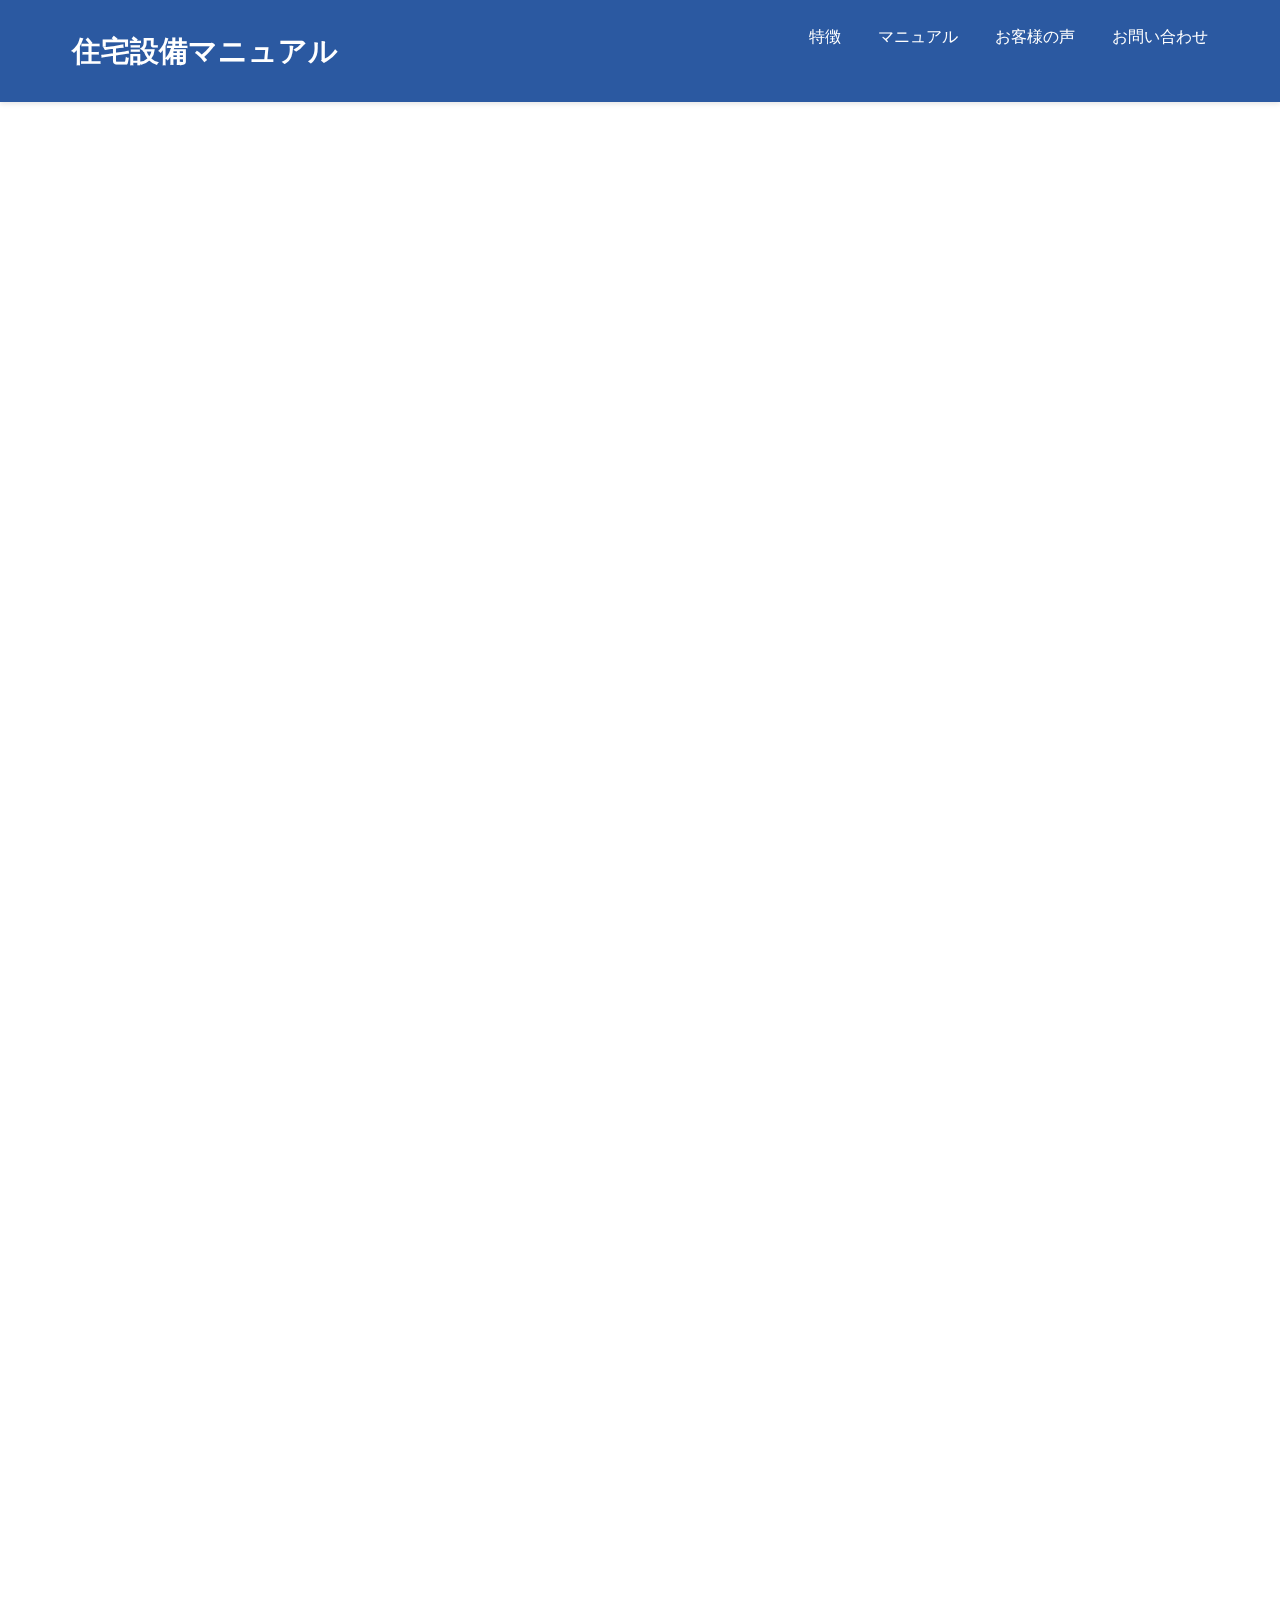
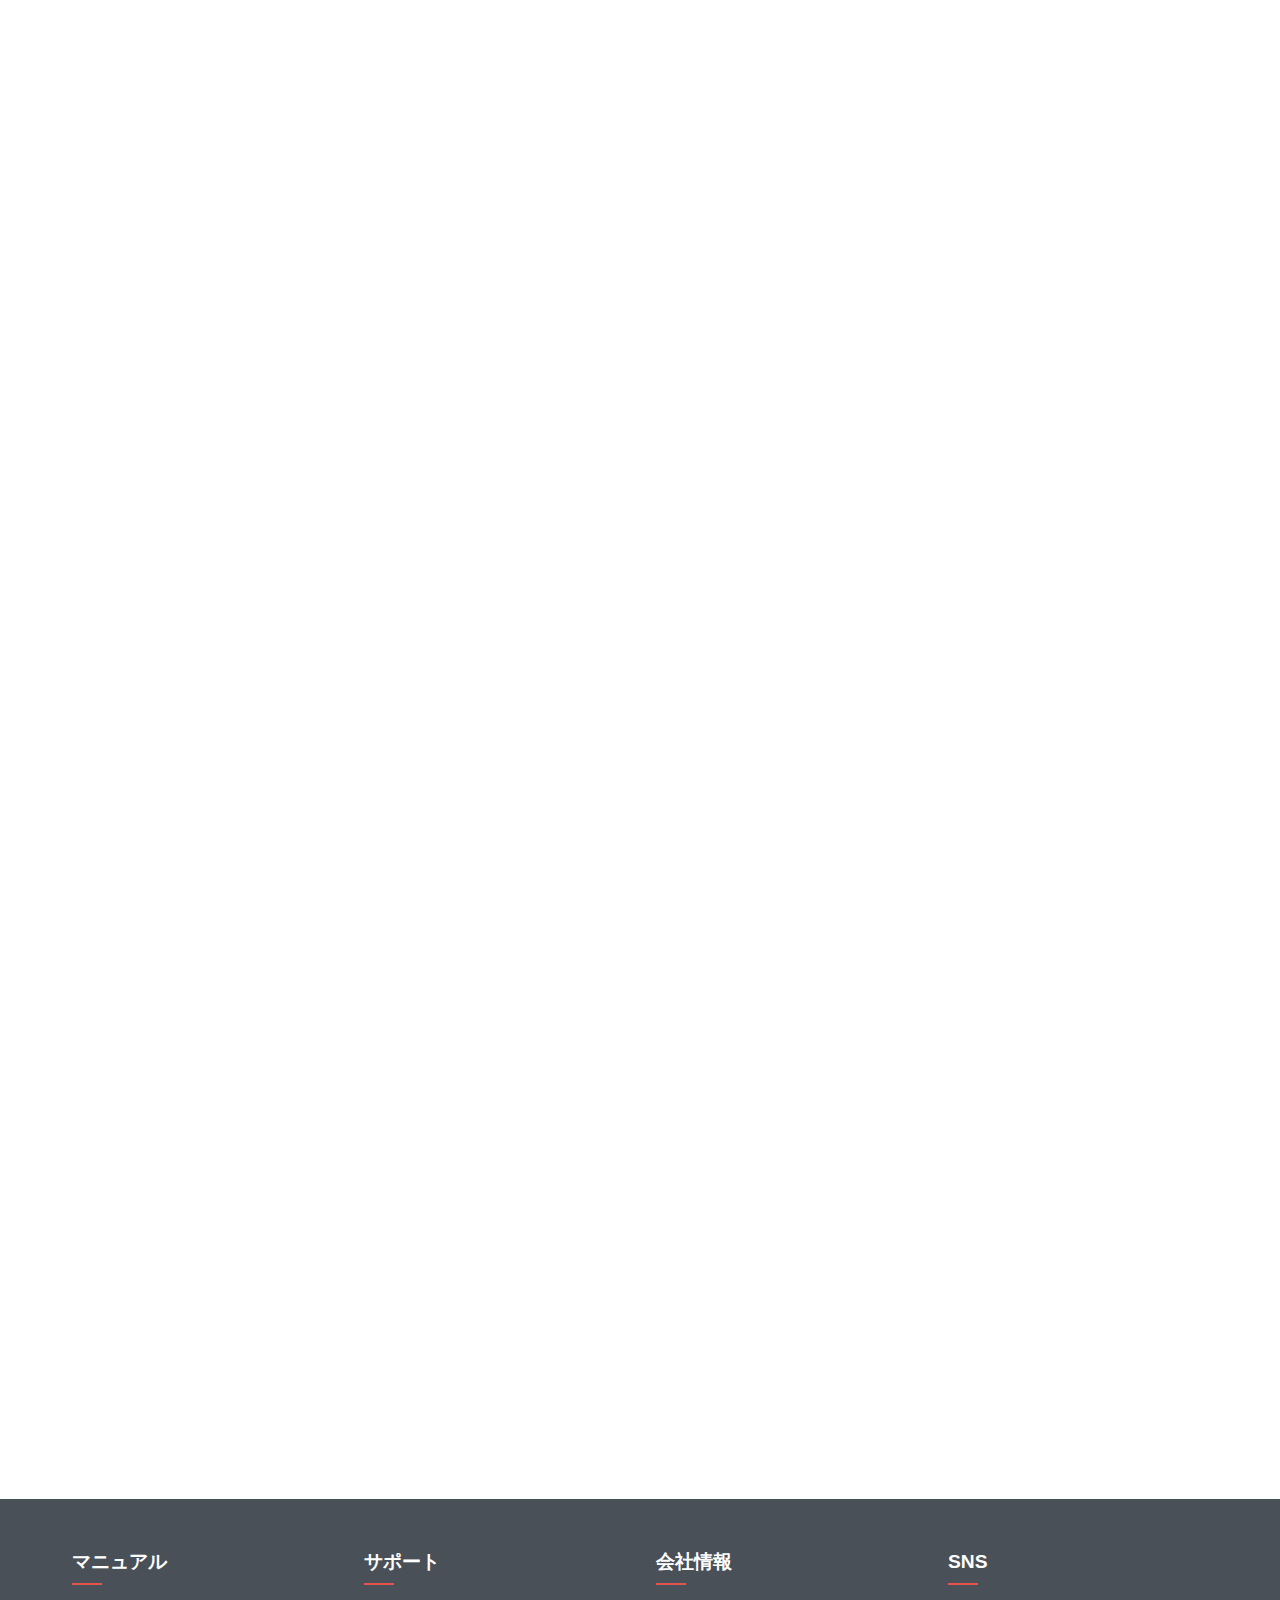
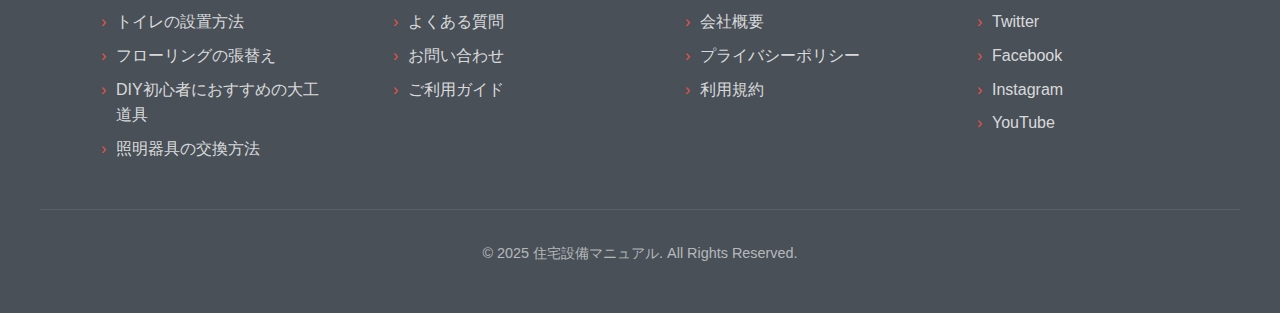
<file: tools.html>
<!DOCTYPE html>
<html lang="ja">
<head>
    <meta charset="UTF-8">
    <meta name="viewport" content="width=device-width, initial-scale=1.0">
    <title>DIY初心者におすすめの大工道具 | 住宅設備マニュアル</title>
    <link rel="stylesheet" href="css/main.css">
    <link rel="stylesheet" href="css/tools.css">
    <meta name="description" content="DIY初心者向けの大工道具ガイド。バレルサウナ製作者が厳選したおすすめ工具リストをご紹介します。">
</head>
<body>
    <a href="#main-content" class="skip-link">メインコンテンツにスキップ</a>
    <header>
        <div class="header-container">
            <div class="logo"><a href="index.html">住宅設備マニュアル</a></div>
            <nav>
                <ul>
                    <li><a href="index.html#features">特徴</a></li>
                    <li><a href="index.html#manuals">マニュアル</a></li>
                    <li><a href="index.html#testimonials">お客様の声</a></li>
                    <li><a href="index.html#contact">お問い合わせ</a></li>
                </ul>
            </nav>
        </div>
    </header>

    <div class="content">
        <div class="page-header">
            <h1 id="main-content">DIY初心者におすすめの大工道具</h1>
            <p class="note">バレルサウナを製作したピロ先生による実用的なDIY道具ガイド</p>
        </div>

        <div class="tool-section fade-in-element">
            <h2>電動工具の基本</h2>
            
            <h3>1. <span class="tool-name">丸ノコ（充電式）</span></h3>
            <ul>
                <li>18Vで十分（40Vや36Vもあるが不要）</li>
                <li>165mmサイズが主流だがDIY初心者なら125mmでも十分</li>
                <li>刃は52枚歯（52D）が一般的</li>
            </ul>

            <h3>2. <span class="tool-name">インパクトドライバー</span></h3>
            <ul>
                <li>DIY作業には必須の道具</li>
                <li>注意: バッテリーは純正品を購入（偽物に注意）</li>
            </ul>

            <h3>3. <span class="tool-name">ディスクグラインダー</span></h3>
            <ul>
                <li>100mmサイズが最もおすすめ（125mmより使い勝手が良い）</li>
                <li>18Vの充電式</li>
                <li>スイッチのタイプは好みで選べる</li>
            </ul>
        </div>

        <div class="tool-section fade-in-element delay-1">
            <h2>測定・切断道具</h2>
            
            <h3>1. <span class="tool-name">Lアングル（直角定規）</span></h3>
            <ul>
                <li>合板を切る際に必須</li>
                <li>45〜50cmのサイズが最も使いやすい</li>
                <li>900mm幅の合板を扱うのに適した長さ</li>
            </ul>

            <h3>2. <span class="tool-name">水平器</span></h3>
            <ul>
                <li>良質なものを選ぶべき（使っていくうちに精度が落ちる）</li>
                <li>使用時は裏返して確認するとよい</li>
            </ul>

            <h3>3. <span class="tool-name">ノコギリ</span></h3>
            <ul>
                <li>ダイハード、グマ、Zソー（ゼットソー）が人気</li>
                <li>用途によって使い分け（普通の切断、仕上げ、硬い材料用など）</li>
                <li>レザーソー（薄刃）は精密な切断に</li>
            </ul>

            <h3>4. <span class="tool-name">ラニアソー</span></h3>
            <ul>
                <li>プラスチックやアルミも切れる細かい刃のノコギリ</li>
                <li>天井の見切りや装飾部品の切断に便利</li>
            </ul>
        </div>

        <div class="tool-section fade-in-element delay-2">
            <h2>工具・作業補助具</h2>
            
            <h3>1. <span class="tool-name">バール</span></h3>
            <ul>
                <li>複数サイズあると便利（250mm〜600mm）</li>
                <li>小さいサイズ（250mm）は頻繁に使用（釘抜き、穴あけなど）</li>
            </ul>

            <h3>2. <span class="tool-name">トルクレンチ</span></h3>
            <ul>
                <li>17/19サイズが最も汎用性が高い</li>
            </ul>

            <h3>3. <span class="tool-name">下げ振り</span></h3>
            <ul>
                <li>レーザーより正確な垂直出し</li>
            </ul>

            <h3>4. <span class="tool-name">コンベックス（メジャー）</span></h3>
            <ul>
                <li>KSのプロがおすすめ（丈夫で安価）</li>
                <li>尺貫法とメートル法の両方が表示されているもの</li>
            </ul>

            <h3>5. <span class="tool-name">差し金（さしがね）</span></h3>
            <ul>
                <li>角度取りや直角確認に</li>
            </ul>

            <h3>6. <span class="tool-name">カンナ</span></h3>
            <ul>
                <li>手動タイプから始め、慣れたら電動も検討</li>
                <li>45cm川喜（かわよし）が最もおすすめ</li>
            </ul>

            <h3>7. <span class="tool-name">スタイホーム</span>（調整用のブロック材）</h3>
            <ul>
                <li>厚さ70〜75mm、長さ400〜450mmが使いやすい</li>
                <li>3〜4個あると便利</li>
            </ul>
        </div>

        <p class="note fade-in-element delay-3">この情報は、バレルサウナを製作したピロ先生が、プロの視点からDIY初心者向けに厳選した道具リストです。これから木工DIYを始める方の参考になれば幸いです。</p>

        <div class="bottom-nav fade-in-element delay-4">
            <a href="index.html" class="btn" aria-label="トップページに戻る">トップページに戻る</a>
            <a href="index.html#manuals" class="btn btn-secondary" aria-label="他のマニュアルを見る">他のマニュアルを見る</a>
        </div>
    </div>

    <footer>
        <div class="footer-container">
            <div class="footer-column">
                <h3>マニュアル</h3>
                <ul>
                    <li><a href="toilet.html">トイレの設置方法</a></li>
                    <li><a href="flooring.html">フローリングの張替え</a></li>
                    <li><a href="tools.html">DIY初心者におすすめの大工道具</a></li>
                    <li><a href="lighting.html">照明器具の交換方法</a></li>
                </ul>
            </div>
            
            <div class="footer-column">
                <h3>サポート</h3>
                <ul>
                    <li><a href="faq.html">よくある質問</a></li>
                    <li><a href="contact.html">お問い合わせ</a></li>
                    <li><a href="guide.html">ご利用ガイド</a></li>
                </ul>
            </div>
            
            <div class="footer-column">
                <h3>会社情報</h3>
                <ul>
                    <li><a href="about.html">会社概要</a></li>
                    <li><a href="privacy.html">プライバシーポリシー</a></li>
                    <li><a href="terms.html">利用規約</a></li>
                </ul>
            </div>
            
            <div class="footer-column">
                <h3>SNS</h3>
                <ul>
                    <li><a href="https://twitter.com/" target="_blank">Twitter</a></li>
                    <li><a href="https://facebook.com/" target="_blank">Facebook</a></li>
                    <li><a href="https://instagram.com/" target="_blank">Instagram</a></li>
                    <li><a href="https://youtube.com/" target="_blank">YouTube</a></li>
                </ul>
            </div>
        </div>
        
        <div class="footer-bottom">
            <p>&copy; 2025 住宅設備マニュアル. All Rights Reserved.</p>
        </div>
    </footer>
    
    <button id="back-to-top" class="back-to-top" aria-label="ページトップへ戻る"></button>
    
    <script src="js/main.js"></script>
    <script src="js/tools.js"></script>
</body>
</html>
</file>
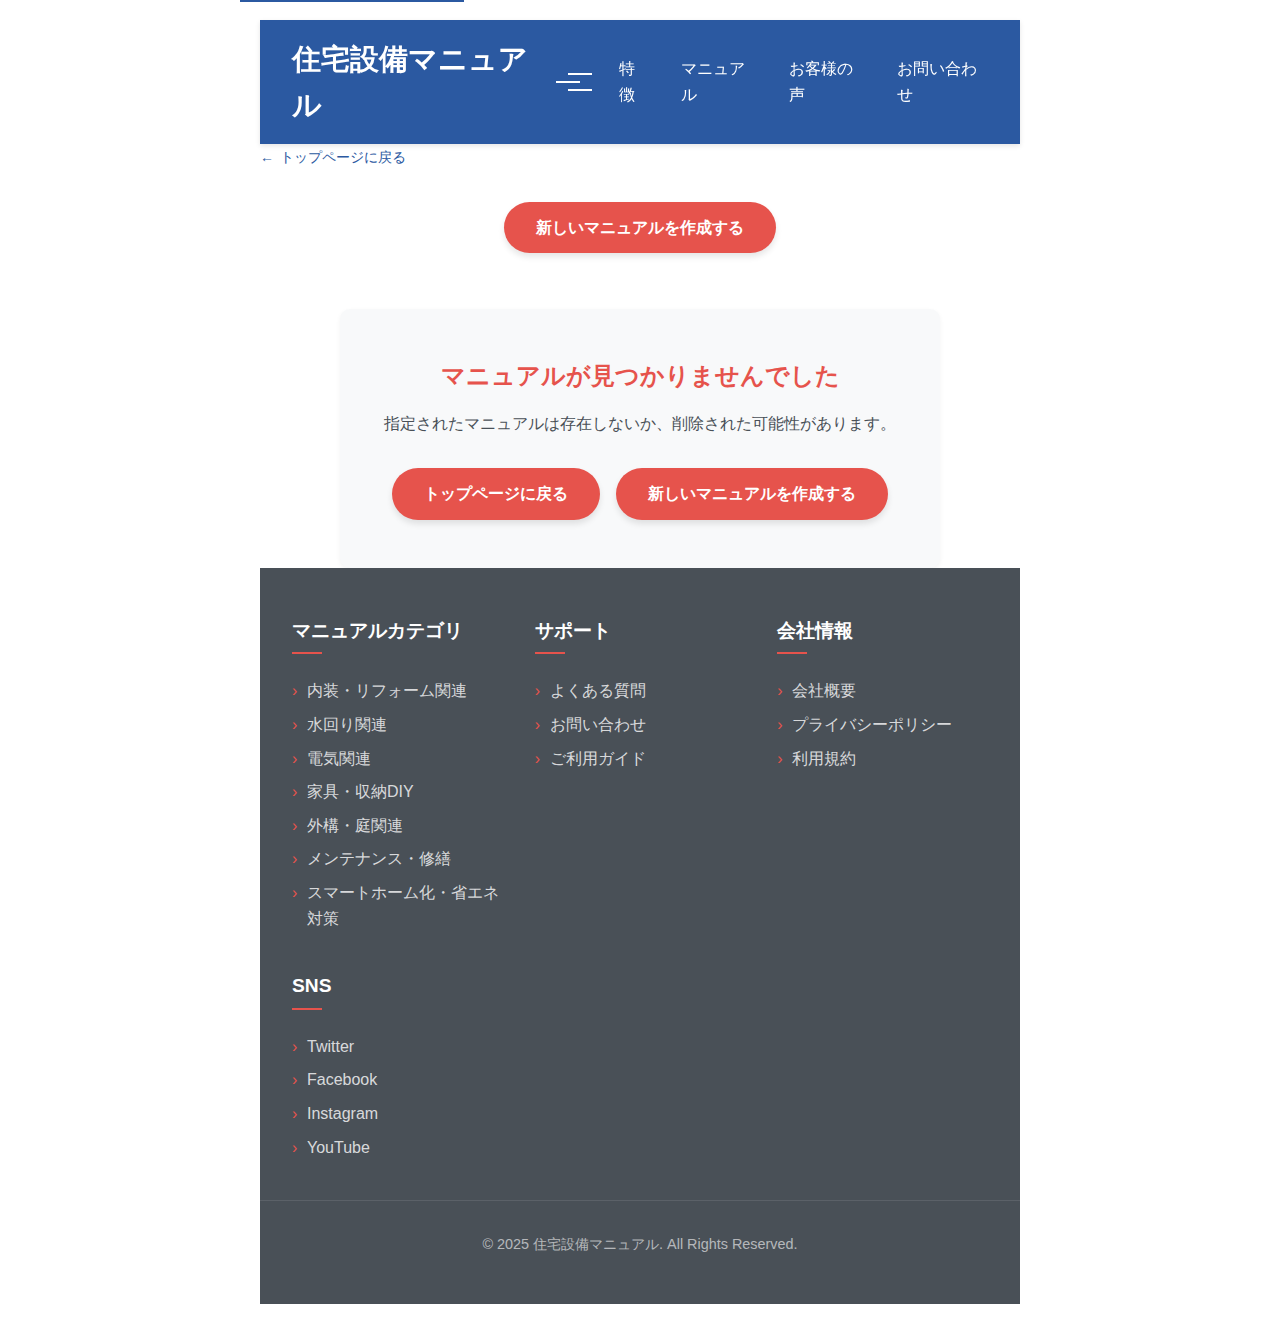
<file: view-manual.html>
<!DOCTYPE html>
<html lang="ja">
<head>
    <meta charset="UTF-8">
    <meta name="viewport" content="width=device-width, initial-scale=1.0">
    <title>マニュアル詳細 | 住宅設備マニュアル</title>
    <link rel="stylesheet" href="css/main.css">
    <link rel="stylesheet" href="css/pages.css">
    <link rel="stylesheet" href="css/view-manual.css">
</head>
<body>
    <a href="#main-content" class="skip-link">メインコンテンツにスキップ</a>
    
    <header>
        <div class="header-container">
            <div class="logo"><a href="index.html">住宅設備マニュアル</a></div>
            <button class="mobile-menu-btn" aria-label="メニューを開く">
                <span class="hamburger-icon"></span>
            </button>
            <nav id="main-nav" aria-label="メインナビゲーション">
                <ul role="menubar">
                    <li role="none"><a href="index.html#features" role="menuitem">特徴</a></li>
                    <li role="none"><a href="index.html#manuals" role="menuitem">マニュアル</a></li>
                    <li role="none"><a href="index.html#testimonials" role="menuitem">お客様の声</a></li>
                    <li role="none"><a href="index.html#contact" role="menuitem">お問い合わせ</a></li>
                </ul>
            </nav>
        </div>
    </header>

    <main id="main-content">
        <div class="back-link">
            <a href="index.html">トップページに戻る</a>
        </div>
        
        <section id="manual-container" class="manual-container">
            <!-- マニュアルコンテンツはJavaScriptで動的に生成 -->
            <div class="loading">
                <p>マニュアルを読み込み中...</p>
            </div>
        </section>
        
        <div class="manual-actions">
            <a href="create-manual.html" class="btn">新しいマニュアルを作成する</a>
        </div>
        
        <!-- マニュアルが見つからない場合のメッセージ -->
        <div id="not-found" class="not-found" style="display: none;">
            <h2>マニュアルが見つかりませんでした</h2>
            <p>指定されたマニュアルは存在しないか、削除された可能性があります。</p>
            <div class="not-found-actions">
                <a href="index.html" class="btn btn-secondary">トップページに戻る</a>
                <a href="create-manual.html" class="btn">新しいマニュアルを作成する</a>
            </div>
        </div>
    </main>

    <footer>
        <div class="footer-container">
            <div class="footer-column">
                <h3>マニュアルカテゴリ</h3>
                <ul>
                    <li><a href="interior.html">内装・リフォーム関連</a></li>
                    <li><a href="plumbing.html">水回り関連</a></li>
                    <li><a href="electrical.html">電気関連</a></li>
                    <li><a href="furniture.html">家具・収納DIY</a></li>
                    <li><a href="exterior.html">外構・庭関連</a></li>
                    <li><a href="maintenance.html">メンテナンス・修繕</a></li>
                    <li><a href="smart-home.html">スマートホーム化・省エネ対策</a></li>
                </ul>
            </div>
            
            <div class="footer-column">
                <h3>サポート</h3>
                <ul>
                    <li><a href="faq.html">よくある質問</a></li>
                    <li><a href="contact.html">お問い合わせ</a></li>
                    <li><a href="guide.html">ご利用ガイド</a></li>
                </ul>
            </div>
            
            <div class="footer-column">
                <h3>会社情報</h3>
                <ul>
                    <li><a href="about.html">会社概要</a></li>
                    <li><a href="privacy.html">プライバシーポリシー</a></li>
                    <li><a href="terms.html">利用規約</a></li>
                </ul>
            </div>
            
            <div class="footer-column">
                <h3>SNS</h3>
                <ul>
                    <li><a href="https://twitter.com/" target="_blank" rel="noopener">Twitter</a></li>
                    <li><a href="https://facebook.com/" target="_blank" rel="noopener">Facebook</a></li>
                    <li><a href="https://instagram.com/" target="_blank" rel="noopener">Instagram</a></li>
                    <li><a href="https://youtube.com/" target="_blank" rel="noopener">YouTube</a></li>
                </ul>
            </div>
        </div>
        
        <div class="footer-bottom">
            <p>&copy; 2025 住宅設備マニュアル. All Rights Reserved.</p>
        </div>
    </footer>

    <a href="#" class="back-to-top" id="back-to-top" aria-label="ページトップへ戻る"></a>
    <script src="js/main.js"></script>
    <script src="js/view-manual.js"></script>
</body>
</html>
</file>
<file: css/main.css>
:root {
    --primary-color: #2b59a1;
    --secondary-color: #f8f9fa;
    --accent-color: #e6534c;
    --text-color: #333;
    --light-gray: #e9ecef;
    --dark-gray: #495057;
}

* {
    margin: 0;
    padding: 0;
    box-sizing: border-box;
}

body {
    font-family: 'Hiragino Sans', 'Hiragino Kaku Gothic ProN', 'Noto Sans JP', Meiryo, sans-serif;
    color: var(--text-color);
    line-height: 1.6;
    overflow-x: hidden;
    opacity: 0;
    transition: opacity 0.5s ease;
}

body.fade-in {
    opacity: 1;
}

body.fade-out {
    opacity: 0;
}

/* スキップリンク */
.skip-link {
    position: absolute;
    top: -40px;
    left: 0;
    background: var(--primary-color);
    color: white;
    padding: 8px;
    z-index: 1001;
    transition: top 0.3s;
}

.skip-link:focus {
    top: 0;
}

header {
    background-color: var(--primary-color);
    color: white;
    padding: 1rem 0;
    box-shadow: 0 2px 5px rgba(0,0,0,0.1);
    position: sticky;
    top: 0;
    z-index: 1000;
    transition: background-color 0.3s, box-shadow 0.3s;
}

header.scrolled {
    background-color: rgba(43, 89, 161, 0.95);
    box-shadow: 0 4px 10px rgba(0,0,0,0.2);
}

.header-container {
    display: flex;
    justify-content: space-between;
    align-items: center;
    max-width: 1200px;
    margin: 0 auto;
    padding: 0 2rem;
}

.logo {
    font-size: 1.8rem;
    font-weight: bold;
}

.logo a {
    color: white;
    text-decoration: none;
    transition: transform 0.3s;
    display: inline-block;
}

.logo a:hover {
    transform: scale(1.05);
}

nav ul {
    display: flex;
    list-style: none;
}

nav ul li {
    margin-left: 2rem;
}

nav ul li a {
    color: white;
    text-decoration: none;
    transition: color 0.3s, transform 0.3s;
    font-weight: 500;
    position: relative;
    padding: 0.5rem 0;
    display: inline-block;
}

nav ul li a::after {
    content: '';
    position: absolute;
    bottom: 0;
    left: 0;
    width: 100%;
    height: 2px;
    background-color: white;
    transform: scaleX(0);
    transition: transform 0.3s;
}

nav ul li a:hover {
    color: var(--light-gray);
}

nav ul li a:hover::after {
    transform: scaleX(1);
}
.create-manual-link {
    background-color: var(--accent-color);
    padding: 0.5rem 1rem !important;
    border-radius: 20px;
}

.create-manual-link::after {
    display: none !important;
}

.create-manual-link:hover {
    background-color: #d93f39;
    transform: translateY(-2px);
}
/* ヘッダーの検索ボックス */
.header-search {
    display: flex;
    align-items: center;
    margin-left: 1.5rem;
}

.header-search-form {
    display: flex;
    align-items: center;
    background-color: rgba(255, 255, 255, 0.1);
    border-radius: 20px;
    padding: 0.3rem 0.5rem;
    transition: background-color 0.3s;
    position: relative;
}

.header-search-form:focus-within {
    background-color: rgba(255, 255, 255, 0.2);
}

.header-search-input {
    background: transparent;
    border: none;
    color: white;
    padding: 0.3rem 0.5rem;
    width: 150px;
    font-size: 0.9rem;
    outline: none;
}

.header-search-input::placeholder {
    color: rgba(255,255,255,0.7);
}

.header-search-btn,
.photo-search-btn,
.search-type-switch {
    background: transparent;
    border: none;
    color: white;
    cursor: pointer;
    font-size: 0.9rem;
    padding: 0.3rem;
    transition: transform 0.2s, color 0.2s;
}

.header-search-btn:hover,
.photo-search-btn:hover,
.search-type-switch:hover {
    transform: scale(1.1);
    color: rgba(255,255,255,1);
}

.photo-search-input {
    position: absolute;
    width: 0.1px;
    height: 0.1px;
    opacity: 0;
    overflow: hidden;
    z-index: -1;
}

.photo-search-btn.photo-selected {
    color: var(--accent-color);
}

/* モバイル用写真検索スタイル */
@media (max-width: 768px) {
    .header-search {
        margin-left: 0;
        margin-top: 1rem;
        width: 100%;
        order: 3;
    }
    
    .header-search-form {
        width: 100%;
        overflow: hidden;
    }
    
    .header-search-input {
        width: 100%;
        transition: transform 0.3s ease;
    }
    
    /* 写真検索アクティブ時のスタイル */
    .header-search-form.photo-search-active .header-search-input {
        transform: translateX(-100%);
        position: absolute;
        opacity: 0;
        pointer-events: none;
    }
    
    .header-search-form.photo-search-active .header-search-btn {
        display: none;
    }
    
    .header-search-form.photo-search-active .photo-search-btn {
        flex: 1;
        text-align: center;
        padding: 0.5rem;
        font-size: 1rem;
        border-radius: 4px;
        background-color: rgba(255,255,255,0.1);
    }
    
    .search-type-switch {
        margin-left: auto;
        padding: 0.4rem;
        display: flex;
        align-items: center;
        justify-content: center;
    }
    
    .upload-indicator {
        display: none;
        opacity: 0;
        position: absolute;
        left: 50%;
        transform: translateX(-50%);
        text-align: center;
        color: white;
        font-size: 0.8rem;
        transition: opacity 0.3s;
    }
    
    .header-search-form.photo-search-active .upload-indicator {
        display: block;
        opacity: 1;
    }
}
.mobile-menu-btn {
    display: none;
    background: none;
    border: none;
    width: 40px;
    height: 40px;
    display: flex;
    align-items: center;
    justify-content: center;
    border-radius: 50%;
    transition: background-color 0.3s;
    cursor: pointer;
}

.mobile-menu-btn:hover {
    background-color: rgba(255,255,255,0.1);
}

.hamburger-icon {
    position: relative;
    width: 24px;
    height: 2px;
    background-color: white;
    transition: background-color 0.3s;
}

.hamburger-icon:before, .hamburger-icon:after {
    content: '';
    position: absolute;
    width: 100%;
    height: 100%;
    background-color: white;
    transition: transform 0.3s;
}

.hamburger-icon:before {
    transform: translateY(-8px);
}

.hamburger-icon:after {
    transform: translateY(8px);
}

.mobile-menu-btn.active .hamburger-icon {
    background-color: transparent;
}

.mobile-menu-btn.active .hamburger-icon:before {
    transform: translateY(0) rotate(45deg);
}

.mobile-menu-btn.active .hamburger-icon:after {
    transform: translateY(0) rotate(-45deg);
}

.hero {
    background-color: #4a6da7;
    background-image: linear-gradient(rgba(0,0,0,0.5), rgba(0,0,0,0.5));
    background-size: cover;
    background-position: center;
    height: 60vh;
    display: flex;
    align-items: center;
    justify-content: center;
    text-align: center;
    color: white;
    position: relative;
    overflow: hidden;
}

.hero::after {
    content: '';
    position: absolute;
    top: 0;
    left: 0;
    width: 100%;
    height: 100%;
    background: rgba(0,0,0,0.4);
    z-index: 1;
}

.hero-content {
    max-width: 800px;
    padding: 0 2rem;
    position: relative;
    z-index: 2;
    animation: fadeIn 1s ease-out;
}

@keyframes fadeIn {
    from { 
        opacity: 0; 
        transform: translateY(20px);
    }
    to { 
        opacity: 1; 
        transform: translateY(0);
    }
}

.hero h1 {
    font-size: 3rem;
    margin-bottom: 1rem;
    animation: slideInLeft 1s ease-out;
}

@keyframes slideInLeft {
    from { 
        opacity: 0; 
        transform: translateX(-50px);
    }
    to { 
        opacity: 1; 
        transform: translateX(0);
    }
}

.hero p {
    font-size: 1.2rem;
    margin-bottom: 2rem;
    animation: slideInRight 1s ease-out;
}

@keyframes slideInRight {
    from { 
        opacity: 0; 
        transform: translateX(50px);
    }
    to { 
        opacity: 1; 
        transform: translateX(0);
    }
}

.btn {
    display: inline-block;
    background-color: var(--accent-color);
    color: white;
    padding: 0.8rem 2rem;
    border-radius: 50px;
    text-decoration: none;
    font-weight: bold;
    transition: transform 0.3s, background-color 0.3s, box-shadow 0.3s;
    position: relative;
    overflow: hidden;
    z-index: 1;
    box-shadow: 0 4px 6px rgba(0,0,0,0.1);
}

.btn:after {
    content: '';
    position: absolute;
    bottom: 0;
    left: 0;
    width: 100%;
    height: 0;
    background-color: rgba(0,0,0,0.1);
    transition: height 0.3s;
    z-index: -1;
}

.btn:hover {
    background-color: #d93f39;
    transform: translateY(-3px);
    box-shadow: 0 7px 14px rgba(0,0,0,0.15);
}

.btn:hover:after {
    height: 100%;
}

.btn:active {
    transform: translateY(-1px);
    box-shadow: 0 5px 10px rgba(0,0,0,0.2);
}

.keyboard-user .btn:focus {
    outline: 3px solid var(--accent-color);
    outline-offset: 2px;
}

.section {
    padding: 5rem 2rem;
    position: relative;
}

.container {
    max-width: 1200px;
    margin: 0 auto;
}

.section-header {
    text-align: center;
    margin-bottom: 3rem;
}

.section-header h2 {
    font-size: 2.5rem;
    color: var(--primary-color);
    margin-bottom: 1rem;
    position: relative;
    display: inline-block;
}

.section-header h2::after {
    content: '';
    position: absolute;
    bottom: -10px;
    left: 50%;
    width: 50px;
    height: 3px;
    background-color: var(--accent-color);
    transform: translateX(-50%);
}

.section-header p {
    color: var(--dark-gray);
    max-width: 600px;
    margin: 0 auto;
}

.features {
    background-color: var(--secondary-color);
}

.features-grid {
    display: grid;
    grid-template-columns: repeat(auto-fit, minmax(300px, 1fr));
    gap: 2rem;
}

.feature-card {
    background-color: white;
    border-radius: 10px;
    overflow: hidden;
    box-shadow: 0 5px 15px rgba(0,0,0,0.1);
    transition: transform 0.3s, box-shadow 0.3s;
    height: 100%;
    display: flex;
    flex-direction: column;
    position: relative;
}

.feature-card::before {
    content: '';
    position: absolute;
    top: 0;
    left: 0;
    width: 100%;
    height: 3px;
    background-color: var(--primary-color);
    transform: scaleX(0);
    transition: transform 0.3s;
}

.feature-card:hover {
    transform: translateY(-10px);
    box-shadow: 0 15px 30px rgba(0,0,0,0.15);
}

.feature-card:hover::before {
    transform: scaleX(1);
}

.feature-img {
    height: 200px;
    background-color: var(--light-gray);
    display: flex;
    align-items: center;
    justify-content: center;
    font-size: 3rem;
    color: var(--primary-color);
    transition: transform 0.3s;
}

.feature-card:hover .feature-img {
    transform: scale(1.05);
}

.feature-content {
    padding: 1.5rem;
    flex-grow: 1;
    display: flex;
    flex-direction: column;
}

.feature-content h3 {
    color: var(--primary-color);
    margin-bottom: 0.5rem;
    position: relative;
    padding-bottom: 0.5rem;
}

.feature-content h3::after {
    content: '';
    position: absolute;
    bottom: 0;
    left: 0;
    width: 30px;
    height: 2px;
    background-color: var(--accent-color);
}

.feature-content p {
    flex-grow: 1;
}

.manuals {
    background-color: white;
}

.manuals-category {
    margin-bottom: 4rem;
    opacity: 0;
    transform: translateY(20px);
    transition: opacity 0.6s ease-out, transform 0.6s ease-out;
}

.manuals-category.visible {
    opacity: 1;
    transform: translateY(0);
}

.category-header {
    margin-bottom: 1.5rem;
    padding-bottom: 0.5rem;
    border-bottom: 2px solid var(--primary-color);
}

.category-header h3 {
    font-size: 1.8rem;
    color: var(--primary-color);
    margin-bottom: 0.5rem;
}

.manuals-grid {
    display: grid;
    grid-template-columns: repeat(auto-fit, minmax(250px, 1fr));
    gap: 2rem;
    margin-bottom: 2rem;
}

.manual-card {
    border: 1px solid var(--light-gray);
    border-radius: 10px;
    overflow: hidden;
    transition: transform 0.3s, box-shadow 0.3s;
    height: 100%;
    display: flex;
    flex-direction: column;
    position: relative;
}

.manual-card::before {
    content: '';
    position: absolute;
    top: 0;
    left: 0;
    width: 100%;
    height: 3px;
    background-color: var(--accent-color);
    transform: scaleX(0);
    transition: transform 0.3s;
}

.manual-card:hover {
    box-shadow: 0 10px 20px rgba(0,0,0,0.15);
    transform: translateY(-5px);
}

.manual-card:hover::before {
    transform: scaleX(1);
}

.manual-img {
    height: 180px;
    background-color: var(--light-gray);
    display: flex;
    align-items: center;
    justify-content: center;
    font-size: 2.5rem;
    color: var(--primary-color);
    transition: transform 0.3s;
}

.manual-card:hover .manual-img {
    transform: scale(1.05);
}

.manual-content {
    padding: 1.5rem;
    flex-grow: 1;
    display: flex;
    flex-direction: column;
}

.manual-content h3 {
    margin-bottom: 0.5rem;
    color: var(--primary-color);
}

.manual-content p {
    flex-grow: 1;
    margin-bottom: 1rem;
}

.manual-content .difficulty {
    display: flex;
    align-items: center;
    margin-bottom: 0.5rem;
}

.manual-content .difficulty span {
    color: var(--accent-color);
    margin-right: 0.3rem;
}

.see-more {
    text-align: center;
    margin-top: 1rem;
}

.see-more .btn {
    background-color: var(--primary-color);
}

.see-more .btn:hover {
    background-color: #1f4279;
}

.testimonials {
    background-color: var(--primary-color);
    color: white;
    position: relative;
}

.testimonials::before {
    content: '';
    position: absolute;
    top: 0;
    left: 0;
    width: 100%;
    height: 100%;
    background-image: radial-gradient(circle at 10% 20%, rgba(255,255,255,0.05) 0%, transparent 70%);
}

.testimonials .section-header h2 {
    color: white;
}

.testimonials .section-header h2::after {
    background-color: white;
}

.testimonials .section-header p {
    color: rgba(255,255,255,0.8);
}

.testimonials-grid {
    display: grid;
    grid-template-columns: repeat(auto-fit, minmax(300px, 1fr));
    gap: 2rem;
}

.testimonial-card {
    background-color: rgba(255,255,255,0.1);
    border-radius: 10px;
    padding: 2rem;
    position: relative;
    height: 100%;
    display: flex;
    flex-direction: column;
    transition: transform 0.3s, box-shadow 0.3s;
}

.testimonial-card:hover {
    transform: translateY(-5px);
    box-shadow: 0 10px 20px rgba(0,0,0,0.2);
}

.testimonial-card::before {
    content: '"';
    position: absolute;
    top: 10px;
    left: 20px;
    font-size: 5rem;
    color: rgba(255,255,255,0.1);
    font-family: Georgia, serif;
    line-height: 1;
}

.testimonial-text {
    margin-bottom: 1.5rem;
    font-style: italic;
    flex-grow: 1;
    position: relative;
    z-index: 1;
}

.testimonial-author {
    display: flex;
    align-items: center;
}

.author-img {
    width: 50px;
    height: 50px;
    border-radius: 50%;
    background-color: rgba(255,255,255,0.2);
    margin-right: 1rem;
    overflow: hidden;
    transition: transform 0.3s;
}

.testimonial-card:hover .author-img {
    transform: scale(1.1);
}

.author-info h4 {
    margin-bottom: 0.2rem;
}

.author-info p {
    opacity: 0.8;
    font-size: 0.9rem;
}

.cta {
    background-color: var(--accent-color);
    color: white;
    text-align: center;
    position: relative;
    overflow: hidden;
}

.cta::before {
    content: '';
    position: absolute;
    top: 0;
    left: 0;
    width: 100%;
    height: 100%;
    background-image: linear-gradient(45deg, rgba(255,255,255,0.1) 25%, transparent 25%, transparent 50%, rgba(255,255,255,0.1) 50%, rgba(255,255,255,0.1) 75%, transparent 75%, transparent);
    background-size: 50px 50px;
    z-index: 1;
}

.cta .container {
    position: relative;
    z-index: 2;
}

.cta .section-header h2 {
    color: white;
}

.cta .section-header h2::after {
    background-color: white;
}

.cta .section-header p {
    color: rgba(255,255,255,0.9);
}

.cta-buttons {
    display: flex;
    justify-content: center;
    gap: 1rem;
    flex-wrap: wrap;
    margin-top: 1rem;
}

.cta .btn {
    background-color: white;
    color: var(--accent-color);
    border: 2px solid white;
    transition: background-color 0.3s, color 0.3s, transform 0.3s;
}

.cta .btn:hover {
    background-color: transparent;
    color: white;
}

.cta .btn-secondary {
    background-color: transparent;
    color: white;
    border: 2px solid white;
}

.cta .btn-secondary:hover {
    background-color: white;
    color: var(--accent-color);
}

footer {
    background-color: var(--dark-gray);
    color: white;
    padding: 3rem 0;
}

.footer-container {
    display: grid;
    grid-template-columns: repeat(auto-fit, minmax(200px, 1fr));
    gap: 2rem;
    max-width: 1200px;
    margin: 0 auto;
    padding: 0 2rem;
}

.footer-column h3 {
    margin-bottom: 1.5rem;
    font-size: 1.2rem;
    position: relative;
    padding-bottom: 0.5rem;
}

.footer-column h3::after {
    content: '';
    position: absolute;
    bottom: 0;
    left: 0;
    width: 30px;
    height: 2px;
    background-color: var(--accent-color);
}

.footer-column ul {
    list-style: none;
}

.footer-column ul li {
    margin-bottom: 0.5rem;
}

.footer-column ul li a {
    color: rgba(255,255,255,0.8);
    text-decoration: none;
    transition: color 0.3s, transform 0.3s;
    display: inline-block;
    position: relative;
    padding-left: 15px;
}

.footer-column ul li a::before {
    content: '›';
    position: absolute;
    left: 0;
    top: 0;
    color: var(--accent-color);
    transition: transform 0.3s;
}

.footer-column ul li a:hover {
    color: white;
}

.footer-column ul li a:hover::before {
    transform: translateX(3px);
}

.footer-bottom {
    text-align: center;
    padding-top: 2rem;
    margin-top: 2rem;
    border-top: 1px solid rgba(255,255,255,0.1);
    font-size: 0.9rem;
    color: rgba(255,255,255,0.6);
    max-width: 1200px;
    margin: 2rem auto 0;
    padding: 2rem 2rem 0;
}

/* タブレット向けレスポンシブ設定 */
@media (max-width: 992px) {
    .features-grid,
    .manuals-grid,
    .testimonials-grid {
        grid-template-columns: repeat(2, 1fr);
    }
    
    .hero h1 {
        font-size: 2.5rem;
    }
    
    .section-header h2 {
        font-size: 2.2rem;
    }
}

/* スマートフォン向けレスポンシブ設定 */
@media (max-width: 768px) {
    .mobile-menu-btn {
        display: flex;
    }
    
    .header-container {
        flex-direction: column;
        align-items: flex-start;
    }
    
    nav {
        width: 100%;
        margin-top: 1rem;
        display: none; /* デフォルトで非表示 */
    }
    
    nav.active {
        display: block;
        animation: slideDown 0.3s forwards;
    }
    
    @keyframes slideDown {
        from {
            opacity: 0;
            transform: translateY(-10px);
        }
        to {
            opacity: 1;
            transform: translateY(0);
        }
    }
    
    nav ul {
        flex-direction: column;
        width: 100%;
    }
    
    nav ul li {
        margin: 0;
        text-align: center;
        padding: 0.8rem 0;
        border-top: 1px solid rgba(255,255,255,0.1);
    }
    
    nav ul li a::after {
        display: none;
    }
    
    .features-grid,
    .manuals-grid,
    .testimonials-grid {
        grid-template-columns: 1fr;
    }
    
    .hero {
        height: auto;
        min-height: 50vh;
        padding: 3rem 0;
    }
    
    .hero h1 {
        font-size: 2rem;
    }
    
    .hero p {
        font-size: 1rem;
    }
    
    .section {
        padding: 3rem 1rem;
    }
    
    .section-header h2 {
        font-size: 1.8rem;
    }
    
    .footer-container {
        grid-template-columns: 1fr;
    }
    
    .feature-img, .manual-img {
        height: 150px;
    }
}

/* 小さなスマートフォン向け */
@media (max-width: 480px) {
    .hero h1 {
        font-size: 1.8rem;
    }
    
    .btn {
        padding: 0.7rem 1.5rem;
        font-size: 0.9rem;
    }
    
    .feature-img, .manual-img {
        height: 120px;
        font-size: 2.5rem;
    }
}

/* スクロールアニメーション要素 */
.fade-in-element {
    opacity: 0;
    transform: translateY(20px);
    transition: opacity 0.6s ease-out, transform 0.6s ease-out;
}

.fade-in-element.visible {
    opacity: 1;
    transform: translateY(0);
}

/* キーボードユーザー向け改善 */
.keyboard-user a:focus,
.keyboard-user button:focus {
    outline: 3px solid var(--accent-color);
    outline-offset: 2px;
}

/* デフォルトでは非表示 */
a:focus, button:focus {
    outline: none;
}

/* ページトップへ戻るボタン */
.back-to-top {
    position: fixed;
    bottom: 20px;
    right: 20px;
    background-color: var(--primary-color);
    color: white;
    width: 40px;
    height: 40px;
    border-radius: 50%;
    display: flex;
    justify-content: center;
    align-items: center;
    cursor: pointer;
    opacity: 0;
    transition: opacity 0.3s, transform 0.3s, background-color 0.3s;
    box-shadow: 0 2px 5px rgba(0,0,0,0.2);
    z-index: 100;
}

.back-to-top.visible {
    opacity: 1;
}

.back-to-top:hover {
    background-color: var(--accent-color);
    transform: translateY(-5px);
}

.back-to-top::before {
    content: '↑';
    font-size: 20px;
    font-weight: bold;
}
</file>
<file: css/create-manual.css>
/* マニュアル作成ページ用スタイル */
:root {
    --primary-color: #2b59a1;
    --secondary-color: #f8f9fa;
    --accent-color: #e6534c;
    --text-color: #333;
    --light-gray: #e9ecef;
    --dark-gray: #495057;
    --border-color: #ced4da;
    --focus-color: #4a6da7;
    --success-color: #28a745;
    --error-color: #dc3545;
}

.create-manual-container {
    max-width: 900px;
    margin: 3rem auto;
    padding: 0 1.5rem;
    opacity: 0;
    animation: fadeIn 0.8s ease-out forwards;
}

@keyframes fadeIn {
    from { opacity: 0; transform: translateY(20px); }
    to { opacity: 1; transform: translateY(0); }
}

.page-header {
    text-align: center;
    margin-bottom: 2.5rem;
}

.page-header h1 {
    font-size: 2.5rem;
    color: var(--primary-color);
    margin-bottom: 0.5rem;
    position: relative;
    display: inline-block;
    padding-bottom: 0.5rem;
}

.page-header h1::after {
    content: '';
    position: absolute;
    bottom: 0;
    left: 50%;
    width: 100px;
    height: 3px;
    background-color: var(--accent-color);
    transform: translateX(-50%);
}

.page-header p {
    color: var(--dark-gray);
    font-size: 1.1rem;
}

.manual-editor {
    background-color: white;
    border-radius: 10px;
    box-shadow: 0 5px 20px rgba(0,0,0,0.1);
    overflow: hidden;
}

.editor-section {
    padding: 2rem;
    border-bottom: 1px solid var(--light-gray);
}

.editor-section:last-child {
    border-bottom: none;
}

.editor-section h2 {
    color: var(--primary-color);
    font-size: 1.5rem;
    margin-bottom: 1rem;
    padding-bottom: 0.5rem;
    border-bottom: 2px solid var(--light-gray);
}

.section-info {
    color: var(--dark-gray);
    margin-bottom: 1.5rem;
    font-style: italic;
    font-size: 0.9rem;
}

.form-group {
    margin-bottom: 1.5rem;
}

.form-group label {
    display: block;
    margin-bottom: 0.5rem;
    font-weight: 500;
    color: var(--text-color);
}

.required {
    color: var(--accent-color);
}

input[type="text"],
input[type="number"],
select,
textarea {
    width: 100%;
    padding: 0.75rem;
    border: 1px solid var(--border-color);
    border-radius: 5px;
    font-size: 1rem;
    transition: border-color 0.3s, box-shadow 0.3s;
}

input[type="text"]:focus,
input[type="number"]:focus,
select:focus,
textarea:focus {
    border-color: var(--focus-color);
    box-shadow: 0 0 0 3px rgba(74, 109, 167, 0.2);
    outline: none;
}

.difficulty-selector {
    display: flex;
    flex-wrap: wrap;
    gap: 1rem;
}

.difficulty-selector input[type="radio"] {
    display: none;
}

.difficulty-selector label {
    display: inline-block;
    padding: 0.5rem 1rem;
    border: 1px solid var(--border-color);
    border-radius: 5px;
    cursor: pointer;
    transition: background-color 0.3s, border-color 0.3s, color 0.3s;
}

.difficulty-selector input[type="radio"]:checked + label {
    background-color: var(--primary-color);
    border-color: var(--primary-color);
    color: white;
}

.emoji-picker {
    position: relative;
}

.emoji-suggestions {
    display: flex;
    flex-wrap: wrap;
    gap: 0.5rem;
    margin-top: 0.5rem;
}

.emoji-suggestions span {
    font-size: 1.5rem;
    cursor: pointer;
    padding: 0.3rem;
    border-radius: 5px;
    transition: background-color 0.3s;
}

.emoji-suggestions span:hover {
    background-color: var(--light-gray);
}

.input-with-btn {
    display: flex;
    margin-bottom: 0.5rem;
}

.input-with-btn input {
    flex-grow: 1;
    margin-right: 0.5rem;
}

.add-btn {
    background-color: var(--primary-color);
    color: white;
    border: none;
    padding: 0.5rem 1rem;
    border-radius: 5px;
    cursor: pointer;
    font-weight: 500;
    transition: background-color 0.3s;
    margin-top: 0.5rem;
}

.add-btn:hover {
    background-color: #3d5a8a;
}

.remove-btn {
    background-color: var(--light-gray);
    border: none;
    padding: 0.5rem 1rem;
    border-radius: 5px;
    cursor: pointer;
    transition: background-color 0.3s, color 0.3s;
}

.remove-btn:hover:not(:disabled) {
    background-color: var(--accent-color);
    color: white;
}

.remove-btn:disabled {
    opacity: 0.5;
    cursor: not-allowed;
}

.step-container {
    background-color: var(--secondary-color);
    border-radius: 8px;
    padding: 1.5rem;
    margin-bottom: 1.5rem;
}

.step-header {
    display: flex;
    justify-content: space-between;
    align-items: center;
    margin-bottom: 1rem;
}

.step-header h3 {
    color: var(--primary-color);
    margin: 0;
}

.remove-step-btn {
    background-color: transparent;
    border: none;
    color: var(--dark-gray);
    cursor: pointer;
    font-size: 0.9rem;
    transition: color 0.3s;
}

.remove-step-btn:hover:not(:disabled) {
    color: var(--accent-color);
}

.remove-step-btn:disabled {
    opacity: 0.5;
    cursor: not-allowed;
}

.editor-actions {
    padding: 1.5rem 2rem;
    background-color: var(--secondary-color);
    display: flex;
    justify-content: flex-end;
    gap: 1rem;
}

/* モーダル */
.modal {
    display: none;
    position: fixed;
    top: 0;
    left: 0;
    width: 100%;
    height: 100%;
    background-color: rgba(0,0,0,0.7);
    z-index: 1000;
    overflow-y: auto;
}

.modal-content {
    background-color: white;
    margin: 5vh auto;
    padding: 2rem;
    border-radius: 10px;
    width: 90%;
    max-width: 900px;
    box-shadow: 0 5px 20px rgba(0,0,0,0.2);
    position: relative;
}

.close-modal {
    position: absolute;
    top: 1rem;
    right: 1.5rem;
    font-size: 1.8rem;
    cursor: pointer;
    color: var(--dark-gray);
    transition: color 0.3s;
}

.close-modal:hover {
    color: var(--accent-color);
}

.modal h2 {
    color: var(--primary-color);
    margin-bottom: 1.5rem;
    padding-bottom: 0.5rem;
    border-bottom: 2px solid var(--light-gray);
}

.modal-actions {
    display: flex;
    justify-content: flex-end;
    gap: 1rem;
    margin-top: 2rem;
}

/* プレビュースタイル */
#preview-container {
    max-height: 60vh;
    overflow-y: auto;
    padding: 1rem;
    background-color: var(--secondary-color);
    border-radius: 8px;
}

/* ボタンスタイル */
.btn {
    display: inline-block;
    background-color: var(--accent-color);
    color: white;
    padding: 0.8rem 2rem;
    border-radius: 50px;
    text-decoration: none;
    font-weight: bold;
    transition: transform 0.3s, background-color 0.3s, box-shadow 0.3s;
    border: none;
    cursor: pointer;
    box-shadow: 0 4px 6px rgba(0,0,0,0.1);
}

.btn:hover {
    background-color: #d93f39;
    transform: translateY(-3px);
    box-shadow: 0 7px 14px rgba(0,0,0,0.15);
}

.btn-secondary {
    background-color: var(--primary-color);
}

.btn-secondary:hover {
    background-color: #3d5a8a;
}

/* バリデーションスタイル */
.error-message {
    color: var(--error-color);
    font-size: 0.85rem;
    margin-top: 0.3rem;
}

.input-error {
    border-color: var(--error-color) !important;
}

/* プレビューのマニュアルスタイル */
.preview-manual {
    font-family: 'Hiragino Sans', 'Hiragino Kaku Gothic ProN', 'Noto Sans JP', sans-serif;
}

.preview-header {
    text-align: center;
    margin-bottom: 2rem;
}

.preview-header h1 {
    color: var(--primary-color);
    font-size: 2rem;
    margin-bottom: 0.5rem;
}

.preview-category {
    background-color: var(--primary-color);
    color: white;
    padding: 0.3rem 1rem;
    border-radius: 30px;
    display: inline-block;
    font-size: 0.9rem;
    margin-bottom: 1rem;
}

.preview-difficulty {
    margin-bottom: 1rem;
    color: var(--accent-color);
}

.preview-description {
    color: var(--dark-gray);
    margin-bottom: 2rem;
    padding: 1rem;
    background-color: white;
    border-radius: 8px;
    box-shadow: 0 2px 5px rgba(0,0,0,0.05);
}

.preview-section {
    margin-bottom: 2rem;
}

.preview-section h2 {
    color: var(--primary-color);
    font-size: 1.3rem;
    margin-bottom: 1rem;
    padding-bottom: 0.5rem;
    border-bottom: 2px solid var(--light-gray);
}

.preview-tools-materials {
    display: flex;
    flex-wrap: wrap;
    gap: 2rem;
    background-color: white;
    padding: 1.5rem;
    border-radius: 8px;
    box-shadow: 0 2px 5px rgba(0,0,0,0.05);
}

.preview-tools, .preview-materials {
    flex: 1;
    min-width: 250px;
}

.preview-tools h3, .preview-materials h3 {
    color: var(--primary-color);
    margin-bottom: 1rem;
    font-size: 1.1rem;
}

.preview-list {
    list-style-type: none;
    padding: 0;
}

.preview-list li {
    position: relative;
    padding-left: 1.5rem;
    margin-bottom: 0.5rem;
}

.preview-list li:before {
    content: "•";
    color: var(--accent-color);
    position: absolute;
    left: 0;
    font-size: 1.2rem;
}

.preview-steps {
    counter-reset: step-counter;
}

.preview-step {
    background-color: white;
    padding: 1.5rem;
    border-radius: 8px;
    margin-bottom: 1.5rem;
    box-shadow: 0 2px 5px rgba(0,0,0,0.05);
    position: relative;
    padding-left: 3rem;
}

.preview-step-number {
    position: absolute;
    left: 1rem;
    top: 1.5rem;
    background-color: var(--primary-color);
    color: white;
    width: 30px;
    height: 30px;
    border-radius: 50%;
    display: flex;
    justify-content: center;
    align-items: center;
    font-weight: bold;
}

.preview-step h3 {
    color: var(--primary-color);
    margin-bottom: 1rem;
    font-size: 1.2rem;
}

.preview-notes {
    background-color: #fff5f5;
    border-radius: 8px;
    padding: 1.5rem;
    border-left: 4px solid var(--accent-color);
}

.preview-notes h3 {
    color: var(--accent-color);
    margin-bottom: 1rem;
    font-size: 1.2rem;
}

/* レスポンシブ対応 */
@media (max-width: 768px) {
    .preview-tools-materials {
        flex-direction: column;
        gap: 1rem;
    }
    
    .editor-actions {
        flex-direction: column;
    }
    
    .btn {
        width: 100%;
    }
    
    .difficulty-selector {
        flex-direction: column;
        gap: 0.5rem;
    }
    
    .difficulty-selector label {
        width: 100%;
    }
    
    .step-header {
        flex-direction: column;
        align-items: flex-start;
        gap: 0.5rem;
    }
}
</file>
<file: css/pages.css>
:root {
    --primary-color: #2b59a1;
    --secondary-color: #f8f9fa;
    --accent-color: #e6534c;
    --text-color: #333;
    --light-gray: #e9ecef;
    --dark-gray: #495057;
}

body {
    font-family: 'Hiragino Sans', 'Hiragino Kaku Gothic ProN', 'Noto Sans JP', sans-serif;
    margin: 0;
    padding: 20px;
    color: #333;
    max-width: 800px;
    margin: 0 auto;
    opacity: 0;
    transition: opacity 0.5s ease;
    position: relative;
}

body.fade-in {
    opacity: 1;
}

body.fade-out {
    opacity: 0;
}

h1 {
    text-align: center;
    color: var(--primary-color);
    margin-bottom: 20px;
    border-bottom: 2px solid var(--accent-color);
    padding-bottom: 10px;
    position: relative;
}

h1::after {
    content: '';
    position: absolute;
    bottom: -2px;
    left: 0;
    width: 100px;
    height: 2px;
    background-color: var(--accent-color);
}

.back-link {
    margin-bottom: 20px;
    text-align: left;
}

.back-link a {
    color: var(--primary-color);
    text-decoration: none;
    font-size: 14px;
    transition: color 0.3s, transform 0.3s;
    display: inline-block;
    position: relative;
    padding-left: 20px;
}

.back-link a::before {
    content: '←';
    position: absolute;
    left: 0;
    top: 0;
    transition: transform 0.3s;
}

.back-link a:hover {
    color: var(--accent-color);
}

.back-link a:hover::before {
    transform: translateX(-3px);
}

.section-container {
    display: block;
    margin-bottom: 20px;
}

.section {
    width: 100%;
    background-color: var(--secondary-color);
    border-radius: 8px;
    padding: 20px;
    box-shadow: 0 4px 6px rgba(0,0,0,0.1);
    margin-bottom: 30px;
    box-sizing: border-box;
    transition: transform 0.3s, box-shadow 0.3s;
    position: relative;
    overflow: hidden;
}

.section:hover {
    transform: translateY(-5px);
    box-shadow: 0 8px 15px rgba(0,0,0,0.15);
}

.section::before {
    content: '';
    position: absolute;
    top: 0;
    left: 0;
    width: 5px;
    height: 100%;
    background-color: var(--primary-color);
}

.section-title {
    font-size: 20px;
    margin-top: 0;
    margin-bottom: 20px;
    font-weight: bold;
    background-color: var(--primary-color);
    color: white;
    padding: 10px 15px;
    border-radius: 5px;
    display: inline-block;
    box-shadow: 0 2px 4px rgba(0,0,0,0.1);
}

.step-container {
    margin-bottom: 15px;
    padding: 0 5px;
}

.step {
    display: flex;
    align-items: flex-start;
    margin-bottom: 12px;
    transition: transform 0.3s;
    padding: 8px;
    border-radius: 4px;
}

.step:hover {
    background-color: rgba(0,0,0,0.03);
    transform: translateX(5px);
}

.step-number {
    background-color: var(--primary-color);
    color: white;
    width: 30px;
    height: 30px;
    border-radius: 50%;
    display: flex;
    justify-content: center;
    align-items: center;
    margin-right: 15px;
    flex-shrink: 0;
    font-size: 14px;
    font-weight: bold;
    box-shadow: 0 2px 4px rgba(0,0,0,0.1);
    transition: transform 0.3s, background-color 0.3s;
}

.step:hover .step-number {
    transform: scale(1.1);
    background-color: var(--accent-color);
}

.step-content {
    flex: 1;
    padding-top: 5px;
}

.tools-materials {
    display: block;
    margin-bottom: 30px;
}

.tools-materials-section {
    width: 100%;
    background-color: var(--secondary-color);
    border-radius: 8px;
    padding: 20px;
    box-shadow: 0 4px 6px rgba(0,0,0,0.1);
    margin-bottom: 20px;
    box-sizing: border-box;
    position: relative;
    overflow: hidden;
    transition: transform 0.3s, box-shadow 0.3s;
}

.tools-materials-section:hover {
    transform: translateY(-5px);
    box-shadow: 0 8px 15px rgba(0,0,0,0.15);
}

.tools-materials-section::before {
    content: '';
    position: absolute;
    top: 0;
    left: 0;
    width: 5px;
    height: 100%;
    background-color: var(--dark-gray);
}

.tools-materials-title {
    font-size: 20px;
    margin-top: 0;
    margin-bottom: 20px;
    font-weight: bold;
    background-color: var(--dark-gray);
    color: white;
    padding: 10px 15px;
    border-radius: 5px;
    display: inline-block;
    box-shadow: 0 2px 4px rgba(0,0,0,0.1);
}

.tools-materials-list {
    display: flex;
    flex-wrap: wrap;
}

.tool-material-item {
    width: calc(50% - 10px);
    display: flex;
    align-items: center;
    margin-bottom: 12px;
    padding: 8px;
    border-radius: 4px;
    transition: transform 0.3s, background-color 0.3s;
}

.tool-material-item:hover {
    background-color: rgba(0,0,0,0.03);
    transform: translateX(5px);
}

.tool-material-item:before {
    content: "•";
    color: var(--primary-color);
    margin-right: 10px;
    font-weight: bold;
    font-size: 20px;
    transition: color 0.3s;
}

.tool-material-item:hover:before {
    color: var(--accent-color);
}

.notes {
    background-color: #fff5f5;
    border-radius: 8px;
    padding: 20px;
    margin-top: 30px;
    border-left: 4px solid var(--accent-color);
    box-shadow: 0 4px 6px rgba(0,0,0,0.05);
    transition: transform 0.3s, box-shadow 0.3s;
}

.notes:hover {
    transform: translateY(-5px);
    box-shadow: 0 6px 10px rgba(0,0,0,0.1);
}

.notes-title {
    font-size: 20px;
    color: var(--accent-color);
    margin-top: 0;
    margin-bottom: 15px;
    font-weight: bold;
    position: relative;
    padding-left: 30px;
}

.notes-title::before {
    content: '⚠️';
    position: absolute;
    left: 0;
    top: 0;
}

.note-item {
    display: flex;
    align-items: flex-start;
    margin-bottom: 10px;
    padding: 5px;
    border-radius: 4px;
    transition: transform 0.3s, background-color 0.3s;
}

.note-item:hover {
    background-color: rgba(0,0,0,0.02);
    transform: translateX(5px);
}

.note-item:before {
    content: "•";
    color: var(--accent-color);
    margin-right: 10px;
    font-weight: bold;
    font-size: 18px;
}

.see-more {
    text-align: center;
    color: var(--primary-color);
    font-size: 14px;
    margin-top: 15px;
    cursor: pointer;
    transition: color 0.3s;
    font-weight: bold;
    position: relative;
    display: inline-block;
    padding: 8px 15px;
    border-radius: 20px;
    background-color: rgba(0,0,0,0.05);
}

.see-more:hover {
    color: var(--accent-color);
    background-color: rgba(0,0,0,0.1);
}

/* アコーディオンの詳細スタイル */
.section-detail {
    background-color: rgba(255,255,255,0.7);
    border-radius: 8px;
    padding: 15px;
    margin-bottom: 15px;
    border: 1px solid rgba(0,0,0,0.05);
    box-shadow: 0 2px 4px rgba(0,0,0,0.05);
}

.section-detail h3 {
    font-size: 16px;
    margin-bottom: 10px;
    color: var(--primary-color);
    background-color: #e6f2ff;
    padding: 8px 12px;
    border-radius: 5px;
}

.section-detail ul {
    list-style-type: none;
    padding-left: 10px;
    margin-top: 10px;
}

.section-detail li {
    margin-bottom: 8px;
    font-size: 14px;
    position: relative;
    padding-left: 20px;
}

.section-detail li::before {
    content: '•';
    position: absolute;
    left: 0;
    color: var(--primary-color);
    font-weight: bold;
}

.detailed-step {
    margin-top: 20px;
}

.detailed-step .step-number {
    background-color: #2196F3;
    width: 30px;
    height: 30px;
}

.detailed-notes {
    background-color: #ffebee;
    padding: 15px;
    margin-top: 20px;
    border-radius: 8px;
    border-left: 3px solid #f44336;
}

.detailed-notes h4 {
    margin-top: 0;
    margin-bottom: 10px;
    color: #d32f2f;
    font-size: 16px;
}

.detailed-notes div {
    margin-bottom: 8px;
    font-size: 14px;
    position: relative;
    padding-left: 20px;
}

.detailed-notes div::before {
    content: '•';
    position: absolute;
    left: 0;
    color: #f44336;
    font-weight: bold;
}

.tips {
    background-color: #e8f5e9;
    padding: 15px;
    margin-top: 20px;
    border-radius: 8px;
    border-left: 3px solid #4caf50;
}

.tips h4 {
    margin-top: 0;
    margin-bottom: 10px;
    color: #2e7d32;
    font-size: 16px;
}

.tips div {
    margin-bottom: 8px;
    font-size: 14px;
    position: relative;
    padding-left: 20px;
}

.tips div::before {
    content: '•';
    position: absolute;
    left: 0;
    color: #4caf50;
    font-weight: bold;
}

/* アニメーション */
@keyframes fadeIn {
    from { opacity: 0; transform: translateY(20px); }
    to { opacity: 1; transform: translateY(0); }
}

.fade-in-element {
    opacity: 0;
    animation: fadeIn 0.5s ease-out forwards;
}

.fade-in-element.delay-1 {
    animation-delay: 0.2s;
}

.fade-in-element.delay-2 {
    animation-delay: 0.4s;
}

.fade-in-element.delay-3 {
    animation-delay: 0.6s;
}

.fade-in-element.delay-4 {
    animation-delay: 0.8s;
}

/* モバイル対応 */
@media (max-width: 768px) {
    .tools-materials-list {
        flex-direction: column;
    }
    
    .tool-material-item {
        width: 100%;
    }
    
    .section, .tools-materials-section {
        padding: 15px;
    }
    
    .section-title, .tools-materials-title {
        font-size: 18px;
        padding: 8px 12px;
    }
    
    h1 {
        font-size: 24px;
    }
}

/* スキップリンク */
.skip-link {
    position: absolute;
    top: -40px;
    left: 0;
    background: var(--primary-color);
    color: white;
    padding: 8px;
    z-index: 1001;
    transition: top 0.3s;
}

.skip-link:focus {
    top: 0;
}

/* ページトップへ戻るボタン */
.back-to-top {
    position: fixed;
    bottom: 20px;
    right: 20px;
    background-color: var(--primary-color);
    color: white;
    width: 40px;
    height: 40px;
    border-radius: 50%;
    display: flex;
    justify-content: center;
    align-items: center;
    cursor: pointer;
    opacity: 0;
    transition: opacity 0.3s, transform 0.3s, background-color 0.3s;
    box-shadow: 0 2px 5px rgba(0,0,0,0.2);
    z-index: 100;
}

.back-to-top.visible {
    opacity: 1;
}

.back-to-top:hover {
    background-color: var(--accent-color);
    transform: translateY(-5px);
}

.back-to-top::before {
    content: '↑';
    font-size: 20px;
    font-weight: bold;
}
</file>
<file: css/search.css>
/* 検索ページ用スタイル */
:root {
    --primary-color: #2b59a1;
    --secondary-color: #f8f9fa;
    --accent-color: #e6534c;
    --text-color: #333;
    --light-gray: #e9ecef;
    --dark-gray: #495057;
    --border-color: #ced4da;
}

/* 検索ヘッダー部分 */
.search-header {
    text-align: center;
    margin-bottom: 3rem;
    padding-bottom: 1.5rem;
    border-bottom: 1px solid var(--light-gray);
}

.search-header h1 {
    font-size: 2.2rem;
    color: var(--primary-color);
    margin-bottom: 1.5rem;
    position: relative;
    display: inline-block;
}

.search-header h1::after {
    content: '';
    position: absolute;
    bottom: -10px;
    left: 50%;
    width: 60px;
    height: 3px;
    background-color: var(--accent-color);
    transform: translateX(-50%);
}

/* 検索フォーム */
.search-form {
    max-width: 800px;
    margin: 0 auto;
}

.search-input-container {
    display: flex;
    border: 2px solid var(--primary-color);
    border-radius: 50px;
    overflow: hidden;
    box-shadow: 0 4px 10px rgba(0, 0, 0, 0.1);
    transition: transform 0.3s, box-shadow 0.3s;
    background-color: white;
}

.search-input-container:focus-within {
    transform: translateY(-2px);
    box-shadow: 0 6px 15px rgba(0, 0, 0, 0.15);
}

#search-query {
    flex: 1;
    border: none;
    padding: 1rem 1.5rem;
    font-size: 1.1rem;
    background-color: transparent;
    outline: none;
}

.search-btn {
    background-color: var(--primary-color);
    border: none;
    padding: 0 1.5rem;
    color: white;
    font-size: 1.2rem;
    cursor: pointer;
    transition: background-color 0.3s;
}

.search-btn:hover {
    background-color: #1f4279;
}

.search-icon {
    display: block;
}

.sr-only {
    position: absolute;
    width: 1px;
    height: 1px;
    padding: 0;
    margin: -1px;
    overflow: hidden;
    clip: rect(0, 0, 0, 0);
    white-space: nowrap;
    border-width: 0;
}

/* 検索フィルター */
.search-filters {
    display: flex;
    justify-content: center;
    gap: 1.5rem;
    margin-top: 1rem;
    flex-wrap: wrap;
}

.filter-group {
    display: flex;
    align-items: center;
    gap: 0.5rem;
}

.filter-group label {
    font-weight: 500;
    color: var(--dark-gray);
}

.filter-group select {
    padding: 0.5rem 1rem;
    border: 1px solid var(--border-color);
    border-radius: 20px;
    background-color: white;
    font-size: 0.9rem;
    outline: none;
    transition: border-color 0.3s, box-shadow 0.3s;
}

.filter-group select:focus {
    border-color: var(--primary-color);
    box-shadow: 0 0 0 3px rgba(43, 89, 161, 0.2);
}

/* 検索情報 */
.search-info {
    margin-bottom: 1.5rem;
    padding: 0.8rem 1.2rem;
    background-color: var(--secondary-color);
    border-radius: 8px;
    font-weight: 500;
    color: var(--dark-gray);
    text-align: center;
}

/* 検索結果 */
.search-results {
    display: grid;
    grid-template-columns: repeat(auto-fill, minmax(280px, 1fr));
    gap: 2rem;
}

.manual-card {
    border: 1px solid var(--light-gray);
    border-radius: 10px;
    overflow: hidden;
    transition: transform 0.3s, box-shadow 0.3s;
    height: 100%;
    display: flex;
    flex-direction: column;
    position: relative;
    background-color: white;
}

.manual-card::before {
    content: '';
    position: absolute;
    top: 0;
    left: 0;
    width: 100%;
    height: 3px;
    background-color: var(--accent-color);
    transform: scaleX(0);
    transition: transform 0.3s;
}

.manual-card:hover {
    box-shadow: 0 10px 20px rgba(0,0,0,0.15);
    transform: translateY(-5px);
}

.manual-card:hover::before {
    transform: scaleX(1);
}

.manual-img {
    height: 180px;
    background-color: var(--light-gray);
    display: flex;
    align-items: center;
    justify-content: center;
    font-size: 2.5rem;
    color: var(--primary-color);
    transition: transform 0.3s;
}

.manual-card:hover .manual-img {
    transform: scale(1.05);
}

.manual-content {
    padding: 1.5rem;
    flex-grow: 1;
    display: flex;
    flex-direction: column;
}

.manual-content h3 {
    margin-bottom: 0.5rem;
    color: var(--primary-color);
}

.manual-content .category-label {
    background-color: var(--primary-color);
    color: white;
    font-size: 0.8rem;
    padding: 0.2rem 0.8rem;
    border-radius: 20px;
    display: inline-block;
    margin-bottom: 0.8rem;
}

.manual-content p {
    flex-grow: 1;
    margin-bottom: 1rem;
    color: var(--dark-gray);
}

.manual-content .difficulty {
    display: flex;
    align-items: center;
    margin-bottom: 0.5rem;
}

.manual-content .difficulty span {
    color: var(--accent-color);
    margin-right: 0.3rem;
}

.manual-meta {
    display: flex;
    justify-content: space-between;
    align-items: center;
    margin-top: auto;
    font-size: 0.9rem;
    color: var(--dark-gray);
}

.manual-meta .date {
    font-style: italic;
}

/* ローディング表示 */
.loading {
    grid-column: 1 / -1;
    text-align: center;
    padding: 3rem 0;
    color: var(--dark-gray);
}

.spinner {
    display: inline-block;
    width: 50px;
    height: 50px;
    border: 4px solid rgba(43, 89, 161, 0.2);
    border-radius: 50%;
    border-top-color: var(--primary-color);
    animation: spin 1s linear infinite;
    margin-bottom: 1rem;
}

@keyframes spin {
    to { transform: rotate(360deg); }
}

/* 結果なし表示 */
.no-results {
    grid-column: 1 / -1;
    text-align: center;
    padding: 3rem 1rem;
    background-color: var(--secondary-color);
    border-radius: 10px;
    box-shadow: 0 2px 5px rgba(0,0,0,0.05);
}

.no-results-icon {
    font-size: 4rem;
    margin-bottom: 1rem;
    color: var(--dark-gray);
}

.no-results h2 {
    color: var(--primary-color);
    margin-bottom: 1rem;
}

.no-results p {
    margin-bottom: 2rem;
    color: var(--dark-gray);
}

.suggestions {
    max-width: 500px;
    margin: 0 auto;
    text-align: left;
    background-color: white;
    padding: 1.5rem;
    border-radius: 8px;
    box-shadow: 0 2px 5px rgba(0,0,0,0.05);
}

.suggestions h3 {
    color: var(--primary-color);
    margin-bottom: 1rem;
    font-size: 1.1rem;
    border-bottom: 1px solid var(--light-gray);
    padding-bottom: 0.5rem;
}

.suggestions ul {
    list-style-type: none;
    padding: 0;
}

.suggestions li {
    position: relative;
    padding-left: 1.5rem;
    margin-bottom: 0.8rem;
    color: var(--dark-gray);
}

.suggestions li::before {
    content: "•";
    color: var(--accent-color);
    position: absolute;
    left: 0;
    font-weight: bold;
}

/* ヘッダーの検索ボックス（小） */
.header-search {
    display: flex;
    align-items: center;
    margin-left: 2rem;
}

.header-search-form {
    display: flex;
    align-items: center;
    background-color: rgba(255, 255, 255, 0.1);
    border-radius: 20px;
    padding: 0.3rem 0.5rem;
    transition: background-color 0.3s;
}

.header-search-form:focus-within {
    background-color: rgba(255, 255, 255, 0.2);
}

.header-search-input {
    background: transparent;
    border: none;
    color: white;
    padding: 0.3rem 0.5rem;
    width: 150px;
    font-size: 0.9rem;
    outline: none;
}

.header-search-input::placeholder {
    color: rgba(255, 255, 255, 0.7);
}

.header-search-btn {
    background: transparent;
    border: none;
    color: white;
    cursor: pointer;
    font-size: 0.9rem;
    padding: 0.3rem;
}

/* レスポンシブ対応 */
@media (max-width: 768px) {
    .search-header h1 {
        font-size: 1.8rem;
    }
    
    .search-input-container {
        flex-direction: column;
        border-radius: 10px;
    }
    
    #search-query {
        width: 100%;
        border-bottom: 1px solid var(--light-gray);
    }
    
    .search-btn {
        width: 100%;
        padding: 0.8rem;
    }
    
    .search-filters {
        flex-direction: column;
        align-items: stretch;
        gap: 0.8rem;
    }
    
    .filter-group {
        flex-direction: column;
        align-items: flex-start;
    }
    
    .filter-group select {
        width: 100%;
    }
    
    .header-search {
        margin-left: 0;
        margin-top: 1rem;
        width: 100%;
    }
    
    .header-search-form {
        width: 100%;
    }
    
    .header-search-input {
        width: 100%;
    }
}

/* ページネーション */
.pagination {
    display: flex;
    justify-content: center;
    margin-top: 2rem;
    gap: 0.5rem;
}

.pagination-btn {
    padding: 0.5rem 1rem;
    border: 1px solid var(--border-color);
    border-radius: 5px;
    background-color: white;
    color: var(--primary-color);
    cursor: pointer;
    transition: background-color 0.3s, color 0.3s, border-color 0.3s;
}

.pagination-btn:hover:not(.current, .disabled) {
    background-color: var(--primary-color);
    color: white;
    border-color: var(--primary-color);
}

.pagination-btn.current {
    background-color: var(--primary-color);
    color: white;
    border-color: var(--primary-color);
    font-weight: bold;
}

.pagination-btn.disabled {
    opacity: 0.5;
    cursor: not-allowed;
}
</file>
<file: css/tools.css>
/* Additional styles for tools.html */
:root {
    --primary-color: #2b59a1;
    --secondary-color: #f8f9fa;
    --accent-color: #e6534c;
    --text-color: #333;
    --light-gray: #e9ecef;
    --dark-gray: #495057;
}

.content {
    max-width: 1000px;
    margin: 3rem auto;
    padding: 0 2rem;
    opacity: 0;
    animation: fadeIn 0.8s ease-out forwards;
}

@keyframes fadeIn {
    from { opacity: 0; transform: translateY(20px); }
    to { opacity: 1; transform: translateY(0); }
}

.page-header {
    text-align: center;
    margin-bottom: 3rem;
    position: relative;
}

.page-header h1 {
    font-size: 2.5rem;
    color: var(--primary-color);
    margin-bottom: 1rem;
    border-bottom: 2px solid var(--accent-color);
    padding-bottom: 0.5rem;
    display: inline-block;
    position: relative;
}

.page-header h1::after {
    content: '';
    position: absolute;
    bottom: -2px;
    left: 50%;
    width: 50px;
    height: 2px;
    background-color: var(--accent-color);
    transform: translateX(-50%);
}

.note {
    font-style: italic;
    color: var(--dark-gray);
    margin: 1.5rem 0;
    padding: 1rem;
    background-color: var(--light-gray);
    border-radius: 8px;
    box-shadow: 0 2px 4px rgba(0,0,0,0.05);
    transition: transform 0.3s, box-shadow 0.3s;
}

.note:hover {
    transform: translateY(-3px);
    box-shadow: 0 4px 8px rgba(0,0,0,0.1);
}

.tool-section {
    background-color: var(--secondary-color);
    border-radius: 10px;
    padding: 2rem;
    margin-bottom: 2rem;
    box-shadow: 0 2px 10px rgba(0,0,0,0.05);
    transition: transform 0.3s, box-shadow 0.3s;
    position: relative;
    overflow: hidden;
}

.tool-section::before {
    content: '';
    position: absolute;
    top: 0;
    left: 0;
    width: 4px;
    height: 100%;
    background-color: var(--primary-color);
    opacity: 0.7;
}

.tool-section:hover {
    transform: translateY(-5px);
    box-shadow: 0 10px 20px rgba(0,0,0,0.1);
}

.tool-section h2 {
    color: var(--primary-color);
    font-size: 1.8rem;
    margin-bottom: 1.5rem;
    border-left: 4px solid var(--accent-color);
    padding-left: 0.8rem;
    transition: padding-left 0.3s;
}

.tool-section:hover h2 {
    padding-left: 1.2rem;
}

.tool-section h3 {
    color: var(--dark-gray);
    font-size: 1.3rem;
    margin-top: 1.5rem;
    margin-bottom: 0.8rem;
    padding-bottom: 5px;
    border-bottom: 1px dashed rgba(0,0,0,0.1);
    transition: padding-left 0.3s;
}

.tool-section:hover h3 {
    padding-left: 5px;
}

.tool-name {
    color: var(--accent-color);
    font-weight: bold;
    transition: color 0.3s;
}

.tool-section:hover .tool-name {
    color: #c83f39;
}

ul {
    padding-left: 1.5rem;
    margin-bottom: 1rem;
}

li {
    margin-bottom: 0.8rem;
    position: relative;
    padding-left: 5px;
    transition: padding-left 0.3s;
}

li:hover {
    padding-left: 8px;
}

li::marker {
    color: var(--primary-color);
}

.bottom-nav {
    display: flex;
    justify-content: space-between;
    margin-top: 3rem;
    padding-top: 1.5rem;
    border-top: 1px solid var(--light-gray);
}

.btn {
    display: inline-block;
    background-color: var(--accent-color);
    color: white;
    padding: 0.8rem 2rem;
    border-radius: 50px;
    text-decoration: none;
    font-weight: bold;
    transition: transform 0.3s, background-color 0.3s, box-shadow 0.3s;
    box-shadow: 0 4px 6px rgba(0,0,0,0.1);
}

.btn:hover {
    background-color: #d93f39;
    transform: translateY(-3px);
    box-shadow: 0 7px 14px rgba(0,0,0,0.15);
}

.btn-secondary {
    background-color: var(--primary-color);
}

.btn-secondary:hover {
    background-color: #3d5a8a;
}

/* アニメーション遅延 */
.delay-1 {
    animation-delay: 0.2s;
}

.delay-2 {
    animation-delay: 0.4s;
}

.delay-3 {
    animation-delay: 0.6s;
}

.delay-4 {
    animation-delay: 0.8s;
}

/* モバイル対応 */
@media (max-width: 768px) {
    .page-header h1 {
        font-size: 2rem;
    }
    
    .tool-section {
        padding: 1.5rem;
    }
    
    .bottom-nav {
        flex-direction: column;
        gap: 1rem;
    }
    
    .btn {
        width: 100%;
        text-align: center;
    }
}
</file>
<file: css/view-manual.css>
v/* マニュアル詳細表示用スタイル */
:root {
    --primary-color: #2b59a1;
    --secondary-color: #f8f9fa;
    --accent-color: #e6534c;
    --text-color: #333;
    --light-gray: #e9ecef;
    --dark-gray: #495057;
    --border-color: #ced4da;
}

.manual-container {
    max-width: 900px;
    margin: 0 auto 2rem;
    background-color: white;
    border-radius: 10px;
    box-shadow: 0 5px 20px rgba(0,0,0,0.1);
    padding: 2rem;
    opacity: 0;
    animation: fadeIn 0.8s ease-out forwards;
}

@keyframes fadeIn {
    from { opacity: 0; transform: translateY(20px); }
    to { opacity: 1; transform: translateY(0); }
}

.manual-header {
    text-align: center;
    margin-bottom: 2rem;
    padding-bottom: 1.5rem;
    border-bottom: 2px solid var(--light-gray);
}

.manual-title {
    font-size: 2.2rem;
    color: var(--primary-color);
    margin-bottom: 1rem;
}

.manual-meta {
    display: flex;
    justify-content: center;
    flex-wrap: wrap;
    gap: 1rem;
    margin-bottom: 1.5rem;
}

.manual-category,
.manual-difficulty,
.manual-date {
    display: flex;
    align-items: center;
    font-size: 0.9rem;
}

.manual-category {
    background-color: var(--primary-color);
    color: white;
    padding: 0.3rem 1rem;
    border-radius: 20px;
}

.manual-difficulty {
    color: var(--accent-color);
    font-weight: bold;
}

.manual-date {
    color: var(--dark-gray);
}

.manual-description {
    max-width: 80%;
    margin: 0 auto;
    text-align: center;
    line-height: 1.6;
    color: var(--dark-gray);
}

.manual-section {
    margin-bottom: 2.5rem;
}

.manual-section-title {
    font-size: 1.5rem;
    color: var(--primary-color);
    margin-bottom: 1.2rem;
    padding-bottom: 0.5rem;
    border-bottom: 2px solid var(--light-gray);
    position: relative;
}

.manual-section-title::after {
    content: '';
    position: absolute;
    bottom: -2px;
    left: 0;
    width: 50px;
    height: 2px;
    background-color: var(--accent-color);
}

.preparation {
    display: flex;
    flex-wrap: wrap;
    gap: 2rem;
    background-color: var(--secondary-color);
    border-radius: 8px;
    padding: 1.5rem;
    box-shadow: 0 2px 5px rgba(0,0,0,0.05);
}

.tools,
.materials {
    flex: 1;
    min-width: 250px;
}

.preparation h3 {
    font-size: 1.2rem;
    color: var(--primary-color);
    margin-bottom: 1rem;
    padding-bottom: 0.5rem;
    border-bottom: 1px dashed var(--border-color);
}

.preparation ul {
    list-style-type: none;
    padding: 0;
}

.preparation li {
    position: relative;
    padding-left: 1.5rem;
    margin-bottom: 0.8rem;
    display: flex;
    align-items: center;
}

.preparation li::before {
    content: "•";
    color: var(--accent-color);
    position: absolute;
    left: 0;
    font-size: 1.2rem;
}

.steps {
    counter-reset: step-counter;
}

.step {
    background-color: white;
    border-radius: 8px;
    padding: 1.5rem;
    margin-bottom: 1.5rem;
    box-shadow: 0 2px 5px rgba(0,0,0,0.05);
    position: relative;
    padding-left: 3rem;
}

.step:hover {
    transform: translateY(-3px);
    box-shadow: 0 8px 15px rgba(0,0,0,0.1);
    transition: transform 0.3s, box-shadow 0.3s;
}

.step::before {
    counter-increment: step-counter;
    content: counter(step-counter);
    position: absolute;
    left: 1rem;
    top: 1.5rem;
    width: 30px;
    height: 30px;
    background-color: var(--primary-color);
    color: white;
    border-radius: 50%;
    display: flex;
    justify-content: center;
    align-items: center;
    font-weight: bold;
}

.step h3 {
    font-size: 1.2rem;
    color: var(--primary-color);
    margin-bottom: 1rem;
    padding-bottom: 0.5rem;
    border-bottom: 1px dashed var(--border-color);
}

.step-content {
    line-height: 1.6;
}

.notes {
    background-color: #fff5f5;
    border-radius: 8px;
    padding: 1.5rem;
    border-left: 4px solid var(--accent-color);
    box-shadow: 0 2px 5px rgba(0,0,0,0.05);
}

.notes h3 {
    color: var(--accent-color);
    font-size: 1.2rem;
    margin-bottom: 1rem;
    padding-bottom: 0.5rem;
    border-bottom: 1px dashed var(--border-color);
}

.notes ul {
    list-style-type: none;
    padding: 0;
}

.notes li {
    position: relative;
    padding-left: 1.5rem;
    margin-bottom: 0.8rem;
    line-height: 1.6;
}

.notes li::before {
    content: "⚠️";
    position: absolute;
    left: 0;
    font-size: 1rem;
}

.manual-actions {
    text-align: center;
    margin: 2rem 0 3rem;
}

.loading {
    text-align: center;
    padding: 2rem;
    color: var(--dark-gray);
}

.not-found {
    text-align: center;
    padding: 3rem 1rem;
    background-color: var(--secondary-color);
    border-radius: 10px;
    box-shadow: 0 2px 5px rgba(0,0,0,0.05);
    max-width: 600px;
    margin: 0 auto;
}

.not-found h2 {
    color: var(--accent-color);
    margin-bottom: 1rem;
}

.not-found p {
    margin-bottom: 2rem;
    color: var(--dark-gray);
}

.not-found-actions {
    display: flex;
    justify-content: center;
    gap: 1rem;
    flex-wrap: wrap;
}

.manual-thumbnail {
    font-size: 3rem;
    margin-bottom: 1rem;
}

.manual-contribution {
    text-align: center;
    margin-top: 2rem;
    padding-top: 1rem;
    border-top: 1px solid var(--light-gray);
    color: var(--dark-gray);
    font-style: italic;
    font-size: 0.9rem;
}

/* レスポンシブ対応 */
@media (max-width: 768px) {
    .manual-container {
        padding: 1.5rem;
    }
    
    .manual-title {
        font-size: 1.8rem;
    }
    
    .manual-description {
        max-width: 100%;
    }
    
    .preparation {
        flex-direction: column;
        gap: 1.5rem;
    }
    
    .step {
        padding: 1.2rem 1.2rem 1.2rem 2.5rem;
    }
    
    .step::before {
        width: 25px;
        height: 25px;
        top: 1.2rem;
        font-size: 0.9rem;
    }
    
    .not-found-actions {
        flex-direction: column;
    }
    
    .not-found-actions .btn {
        width: 100%;
    }
}
</file>
